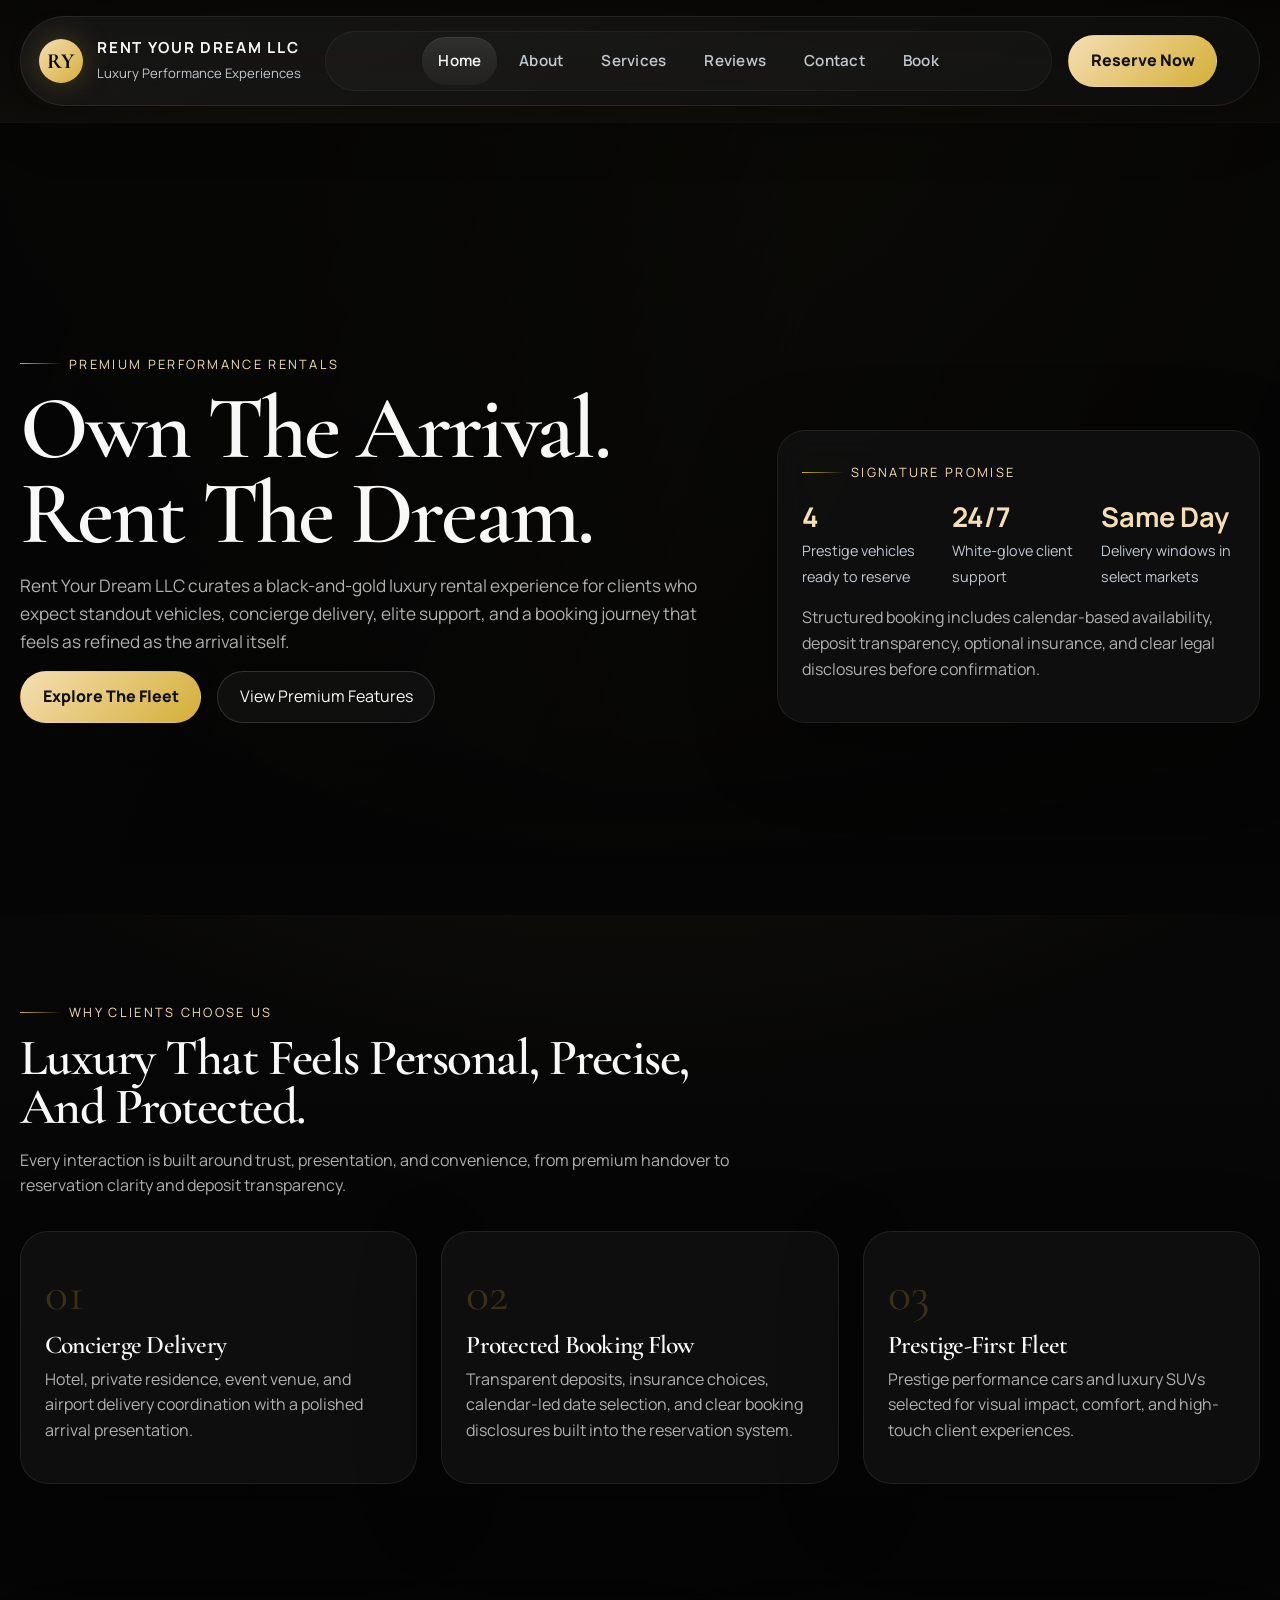
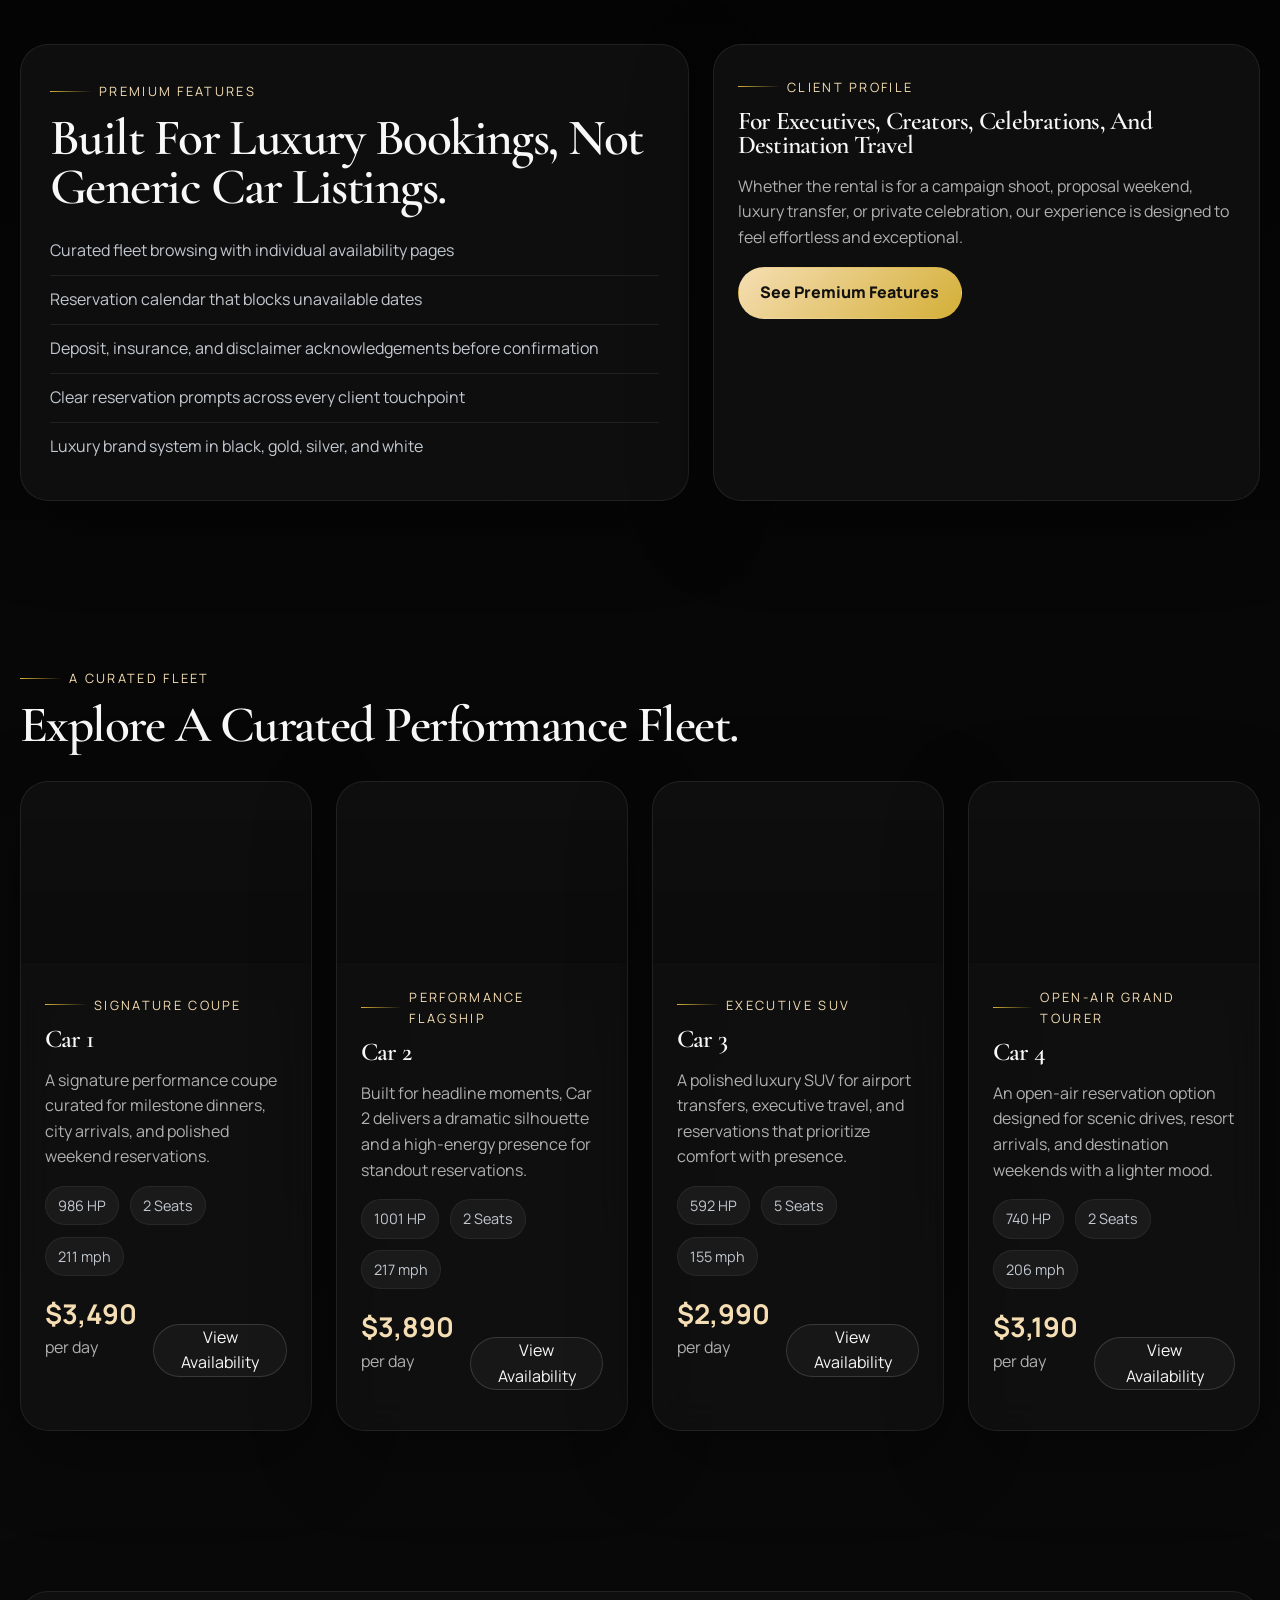
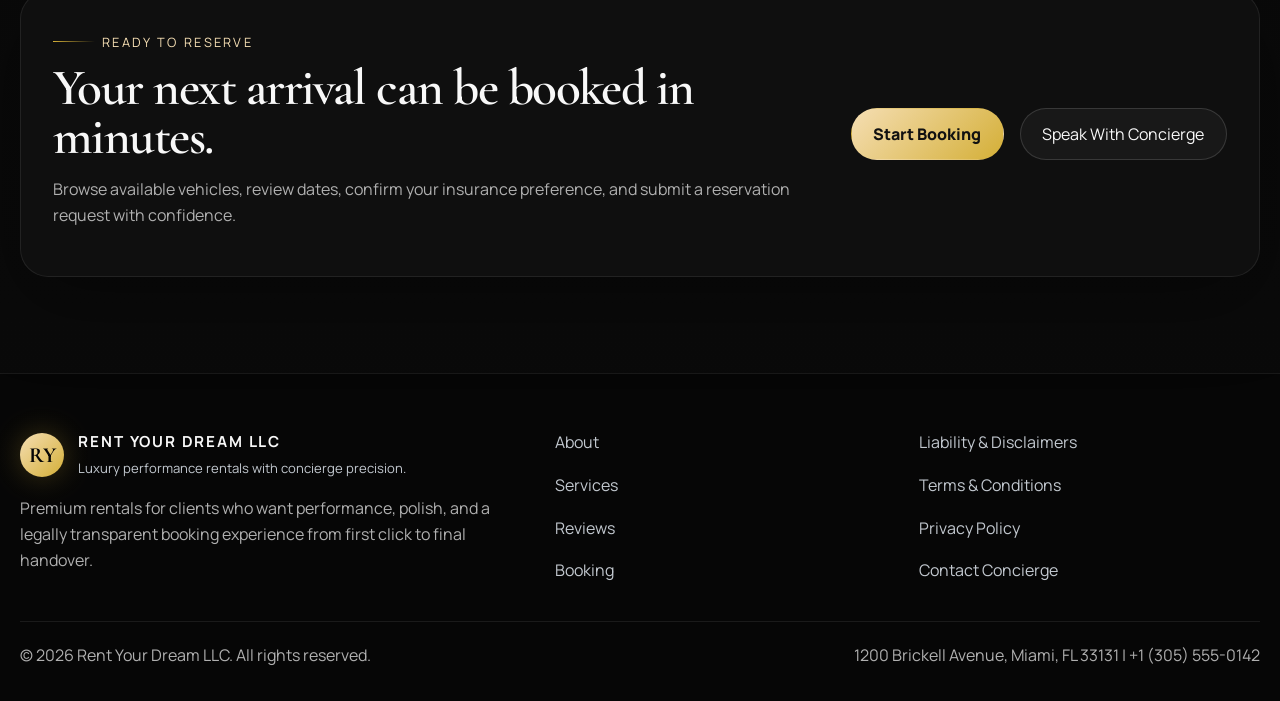
<file: index.html>
<!DOCTYPE html>
<html lang="en">
  <head>
    <meta charset="UTF-8">
    <meta name="viewport" content="width=device-width, initial-scale=1.0">
    <title>Rent Your Dream LLC | Luxury Performance Rentals</title>
    <meta name="description" content="Rent Your Dream LLC delivers premium performance car and luxury SUV rentals with concierge service, transparent deposits, calendar-based availability, and polished reservation support.">
    <meta name="keywords" content="luxury car rental, performance car rental, concierge car rental, premium vehicle reservation, luxury SUV rental, Rent Your Dream LLC">
    <link rel="canonical" href="https://rentyourdreamllc.com/index.html">
    <meta property="og:title" content="Rent Your Dream LLC | Luxury Performance Rentals">
    <meta property="og:description" content="Reserve elite performance vehicles with concierge support, premium booking, and a polished luxury experience.">
    <meta property="og:type" content="website">
    <meta property="og:url" content="https://rentyourdreamllc.com/index.html">
    <meta property="og:image" content="https://images.unsplash.com/photo-1544636331-e26879cd4d9b?auto=format&fit=crop&w=1400&q=80">
    <meta name="twitter:card" content="summary_large_image">
    <link rel="preconnect" href="https://fonts.googleapis.com">
    <link rel="preconnect" href="https://fonts.gstatic.com" crossorigin>
    <link href="https://fonts.googleapis.com/css2?family=Cormorant+Garamond:wght@500;600;700&family=Manrope:wght@400;500;600;700;800&display=swap" rel="stylesheet">
    <link rel="stylesheet" href="assets/css/styles.css">
    <script type="application/ld+json">
      {
        "@context": "https://schema.org",
        "@type": "AutoRental",
        "name": "Rent Your Dream LLC",
        "url": "https://rentyourdreamllc.com",
        "image": "https://images.unsplash.com/photo-1544636331-e26879cd4d9b?auto=format&fit=crop&w=1400&q=80",
        "telephone": "+1-305-555-0142",
        "priceRange": "$$$$",
        "description": "Luxury performance car and premium SUV rentals with concierge service, delivery, and direct reservation support.",
        "address": {
          "@type": "PostalAddress",
          "streetAddress": "1200 Brickell Avenue",
          "addressLocality": "Miami",
          "addressRegion": "FL",
          "postalCode": "33131",
          "addressCountry": "US"
        }
      }
    </script>
  </head>
  <body data-page="home">
    <div class="site-shell">
      <header class="site-header">
        <div class="container nav-wrap">
          <a class="brand" href="index.html" aria-label="Rent Your Dream LLC home">
            <span class="brand-mark">RY</span>
            <span class="brand-copy">
              <strong>Rent Your Dream LLC</strong>
              <span>Luxury Performance Experiences</span>
            </span>
          </a>
          <nav class="nav-links" aria-label="Primary">
            <a href="index.html" data-nav="home">Home</a>
            <a href="about.html" data-nav="about">About</a>
            <a href="services.html" data-nav="services">Services</a>
            <a href="reviews.html" data-nav="reviews">Reviews</a>
            <a href="contact.html" data-nav="contact">Contact</a>
            <a href="booking.html" data-nav="booking">Book</a>
          </nav>
          <div class="nav-cta">
            <a class="button button-primary" href="booking.html">Reserve Now</a>
          </div>
        </div>
      </header>

      <main>
        <section class="hero" style="--hero-image: linear-gradient(110deg, rgba(5, 5, 5, 0.72), rgba(5, 5, 5, 0.4)), url('https://images.unsplash.com/photo-1503376780353-7e6692767b70?auto=format&fit=crop&w=1600&q=80')">
          <div class="container hero-content">
            <div class="hero-grid">
              <div class="reveal">
                <p class="eyebrow">Premium Performance Rentals</p>
                <h1>Own The Arrival. Rent The Dream.</h1>
                <p class="lead">Rent Your Dream LLC curates a black-and-gold luxury rental experience for clients who expect standout vehicles, concierge delivery, elite support, and a booking journey that feels as refined as the arrival itself.</p>
                <div class="cta-actions">
                  <a class="button button-primary" href="booking.html">Explore The Fleet</a>
                  <a class="button button-secondary" href="experience.html">View Premium Features</a>
                </div>
              </div>
              <aside class="hero-panel reveal">
                <p class="eyebrow">Signature Promise</p>
                <div class="hero-stats">
                  <div class="hero-stat">
                    <strong>4</strong>
                    <span>Prestige vehicles ready to reserve</span>
                  </div>
                  <div class="hero-stat">
                    <strong>24/7</strong>
                    <span>White-glove client support</span>
                  </div>
                  <div class="hero-stat">
                    <strong>Same Day</strong>
                    <span>Delivery windows in select markets</span>
                  </div>
                </div>
                <p class="muted" style="margin-top:1rem;">Structured booking includes calendar-based availability, deposit transparency, optional insurance, and clear legal disclosures before confirmation.</p>
              </aside>
            </div>
          </div>
        </section>

        <section class="section">
          <div class="container">
            <div class="section-header reveal">
              <p class="eyebrow">Why Clients Choose Us</p>
              <h2>Luxury That Feels Personal, Precise, And Protected.</h2>
              <p>Every interaction is built around trust, presentation, and convenience, from premium handover to reservation clarity and deposit transparency.</p>
            </div>
            <div class="grid-3">
              <article class="feature-card reveal">
                <div class="accent-number">01</div>
                <h3>Concierge Delivery</h3>
                <p>Hotel, private residence, event venue, and airport delivery coordination with a polished arrival presentation.</p>
              </article>
              <article class="feature-card reveal">
                <div class="accent-number">02</div>
                <h3>Protected Booking Flow</h3>
                <p>Transparent deposits, insurance choices, calendar-led date selection, and clear booking disclosures built into the reservation system.</p>
              </article>
              <article class="feature-card reveal">
                <div class="accent-number">03</div>
                <h3>Prestige-First Fleet</h3>
                <p>Prestige performance cars and luxury SUVs selected for visual impact, comfort, and high-touch client experiences.</p>
              </article>
            </div>
          </div>
        </section>

        <section class="section">
          <div class="container split-layout">
            <div class="glass-card reveal" style="padding:1.8rem;">
              <p class="eyebrow">Premium Features</p>
              <h2>Built For Luxury Bookings, Not Generic Car Listings.</h2>
              <ul class="feature-list">
                <li>Curated fleet browsing with individual availability pages</li>
                <li>Reservation calendar that blocks unavailable dates</li>
                <li>Deposit, insurance, and disclaimer acknowledgements before confirmation</li>
                <li>Clear reservation prompts across every client touchpoint</li>
                <li>Luxury brand system in black, gold, silver, and white</li>
              </ul>
            </div>
            <div class="info-card reveal">
              <p class="eyebrow">Client Profile</p>
              <h3>For Executives, Creators, Celebrations, And Destination Travel</h3>
              <p>Whether the rental is for a campaign shoot, proposal weekend, luxury transfer, or private celebration, our experience is designed to feel effortless and exceptional.</p>
              <a class="button button-primary" href="experience.html">See Premium Features</a>
            </div>
          </div>
        </section>

        <section class="section">
          <div class="container">
            <div class="section-header reveal">
              <p class="eyebrow">A Curated Fleet</p>
              <h2>Explore A Curated Performance Fleet.</h2>
            </div>
            <div class="car-grid" data-car-grid></div>
          </div>
        </section>

        <section class="section cta-section">
          <div class="container">
            <div class="cta-panel reveal">
              <div>
                <p class="eyebrow">Ready To Reserve</p>
                <h2>Your next arrival can be booked in minutes.</h2>
                <p>Browse available vehicles, review dates, confirm your insurance preference, and submit a reservation request with confidence.</p>
              </div>
              <div class="cta-actions">
                <a class="button button-primary" href="booking.html">Start Booking</a>
                <a class="button button-secondary" href="contact.html">Speak With Concierge</a>
              </div>
            </div>
          </div>
        </section>
      </main>

      <footer class="site-footer">
        <div class="container">
          <div class="footer-grid">
            <div>
              <a class="brand" href="index.html">
                <span class="brand-mark">RY</span>
                <span class="brand-copy">
                  <strong>Rent Your Dream LLC</strong>
                  <span>Luxury performance rentals with concierge precision.</span>
                </span>
              </a>
              <p style="margin-top:1rem;">Premium rentals for clients who want performance, polish, and a legally transparent booking experience from first click to final handover.</p>
            </div>
            <div class="footer-links">
              <a href="about.html">About</a>
              <a href="services.html">Services</a>
              <a href="reviews.html">Reviews</a>
              <a href="booking.html">Booking</a>
            </div>
            <div class="footer-links">
              <a href="legal.html">Liability & Disclaimers</a>
              <a href="terms.html">Terms & Conditions</a>
              <a href="privacy.html">Privacy Policy</a>
              <a href="contact.html">Contact Concierge</a>
            </div>
          </div>
          <div class="footer-bottom">
            <span class="muted">© 2026 Rent Your Dream LLC. All rights reserved.</span>
            <span class="muted">1200 Brickell Avenue, Miami, FL 33131 | +1 (305) 555-0142</span>
          </div>
        </div>
      </footer>
    </div>

    <script src="assets/js/site.js"></script>
    <script src="assets/js/cars.js"></script>
    <script src="assets/js/booking.js"></script>
  </body>
</html>
</file>
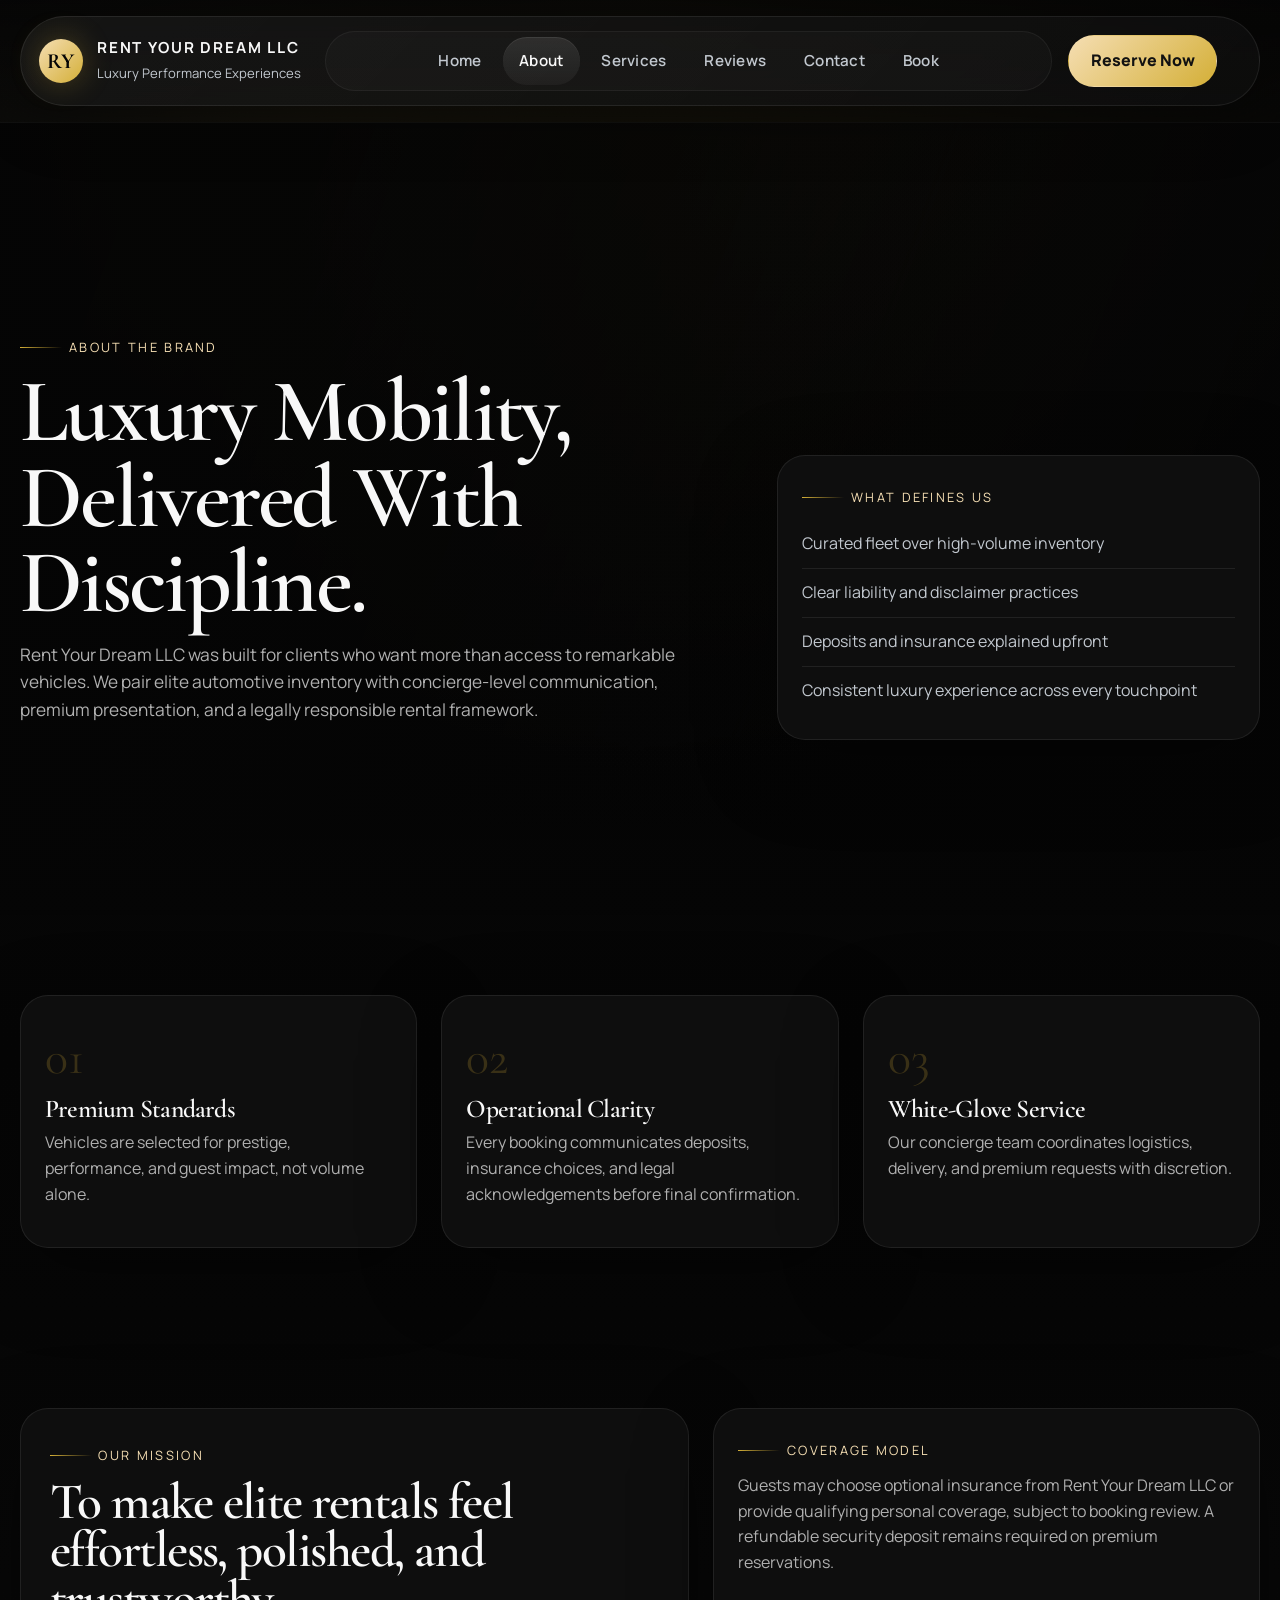
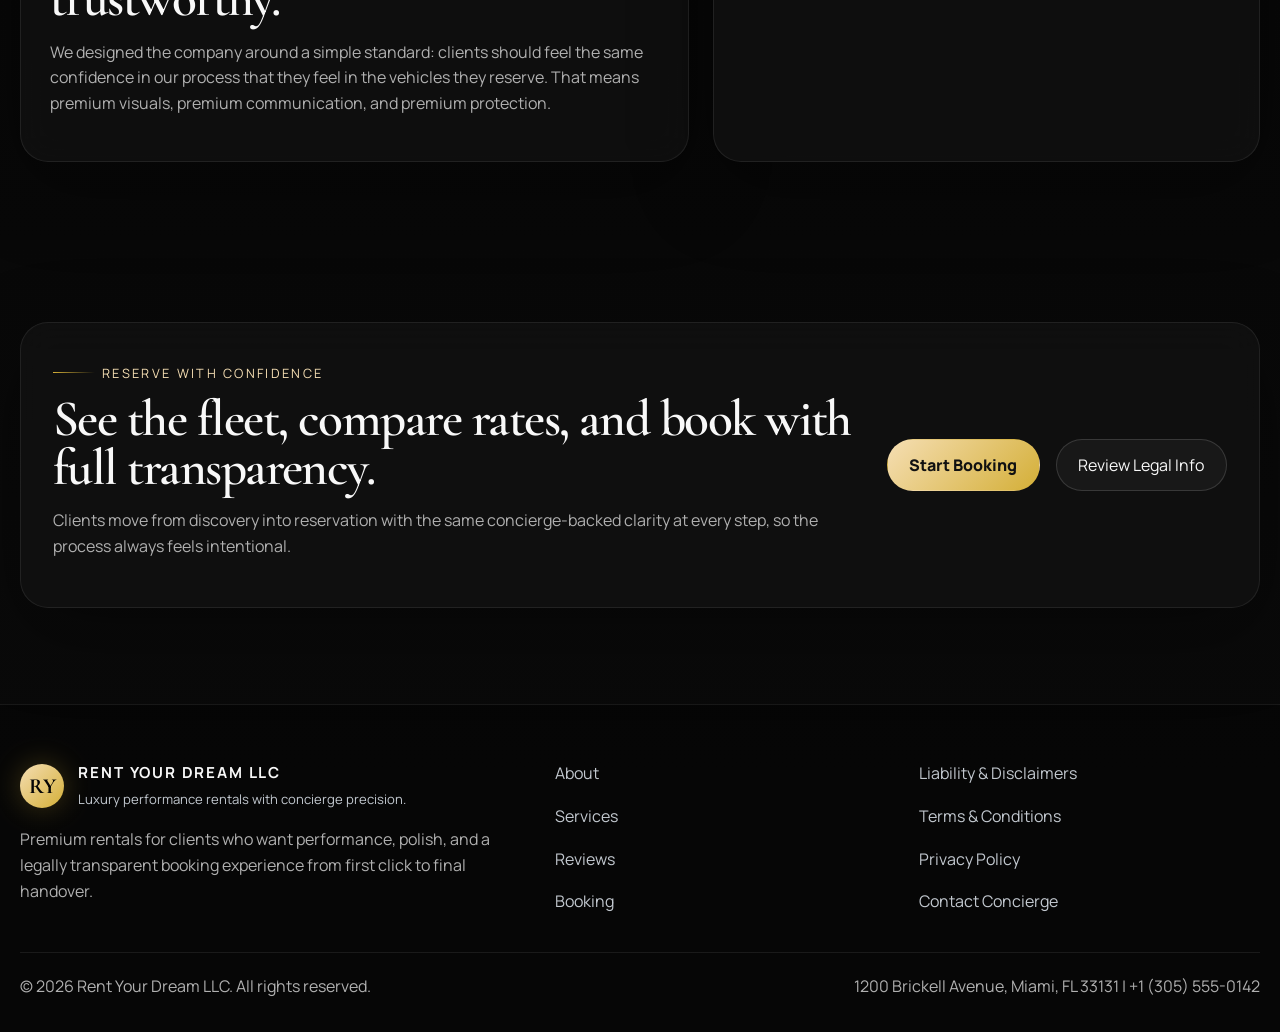
<file: about.html>
<!DOCTYPE html>
<html lang="en">
  <head>
    <meta charset="UTF-8">
    <meta name="viewport" content="width=device-width, initial-scale=1.0">
    <title>About | Rent Your Dream LLC</title>
    <meta name="description" content="Learn how Rent Your Dream LLC delivers high-touch performance car rentals with concierge service, legal clarity, and a luxury-first client experience.">
    <link rel="canonical" href="https://rentyourdreamllc.com/about.html">
    <link rel="preconnect" href="https://fonts.googleapis.com">
    <link rel="preconnect" href="https://fonts.gstatic.com" crossorigin>
    <link href="https://fonts.googleapis.com/css2?family=Cormorant+Garamond:wght@500;600;700&family=Manrope:wght@400;500;600;700;800&display=swap" rel="stylesheet">
    <link rel="stylesheet" href="assets/css/styles.css">
  </head>
  <body data-page="about">
    <div class="site-shell">
      <header class="site-header">
        <div class="container nav-wrap">
          <a class="brand" href="index.html"><span class="brand-mark">RY</span><span class="brand-copy"><strong>Rent Your Dream LLC</strong><span>Luxury Performance Experiences</span></span></a>
          <nav class="nav-links" aria-label="Primary">
            <a href="index.html" data-nav="home">Home</a>
            <a href="about.html" data-nav="about">About</a>
            <a href="services.html" data-nav="services">Services</a>
            <a href="reviews.html" data-nav="reviews">Reviews</a>
            <a href="contact.html" data-nav="contact">Contact</a>
            <a href="booking.html" data-nav="booking">Book</a>
          </nav>
          <div class="nav-cta"><a class="button button-primary" href="booking.html">Reserve Now</a></div>
        </div>
      </header>
      <main>
        <section class="hero" style="--hero-image: linear-gradient(110deg, rgba(5, 5, 5, 0.68), rgba(5, 5, 5, 0.5)), url('https://images.unsplash.com/photo-1494905998402-395d579af36f?auto=format&fit=crop&w=1600&q=80')">
          <div class="container hero-content">
            <div class="hero-grid">
              <div class="reveal">
                <p class="eyebrow">About The Brand</p>
                <h1>Luxury Mobility, Delivered With Discipline.</h1>
                <p class="lead">Rent Your Dream LLC was built for clients who want more than access to remarkable vehicles. We pair elite automotive inventory with concierge-level communication, premium presentation, and a legally responsible rental framework.</p>
              </div>
              <aside class="hero-panel reveal">
                <p class="eyebrow">What Defines Us</p>
                <ul class="check-list">
                  <li>Curated fleet over high-volume inventory</li>
                  <li>Clear liability and disclaimer practices</li>
                  <li>Deposits and insurance explained upfront</li>
                  <li>Consistent luxury experience across every touchpoint</li>
                </ul>
              </aside>
            </div>
          </div>
        </section>

        <section class="section">
          <div class="container grid-3">
            <article class="feature-card reveal">
              <div class="accent-number">01</div>
              <h3>Premium Standards</h3>
              <p>Vehicles are selected for prestige, performance, and guest impact, not volume alone.</p>
            </article>
            <article class="feature-card reveal">
              <div class="accent-number">02</div>
              <h3>Operational Clarity</h3>
              <p>Every booking communicates deposits, insurance choices, and legal acknowledgements before final confirmation.</p>
            </article>
            <article class="feature-card reveal">
              <div class="accent-number">03</div>
              <h3>White-Glove Service</h3>
              <p>Our concierge team coordinates logistics, delivery, and premium requests with discretion.</p>
            </article>
          </div>
        </section>

        <section class="section">
          <div class="container split-layout">
            <div class="glass-card reveal" style="padding:1.8rem;">
              <p class="eyebrow">Our Mission</p>
              <h2>To make elite rentals feel effortless, polished, and trustworthy.</h2>
              <p>We designed the company around a simple standard: clients should feel the same confidence in our process that they feel in the vehicles they reserve. That means premium visuals, premium communication, and premium protection.</p>
            </div>
            <div class="info-card reveal">
              <p class="eyebrow">Coverage Model</p>
              <p>Guests may choose optional insurance from Rent Your Dream LLC or provide qualifying personal coverage, subject to booking review. A refundable security deposit remains required on premium reservations.</p>
            </div>
          </div>
        </section>

        <section class="section cta-section">
          <div class="container">
            <div class="cta-panel reveal">
              <div>
                <p class="eyebrow">Reserve With Confidence</p>
                <h2>See the fleet, compare rates, and book with full transparency.</h2>
                <p>Clients move from discovery into reservation with the same concierge-backed clarity at every step, so the process always feels intentional.</p>
              </div>
              <div class="cta-actions">
                <a class="button button-primary" href="booking.html">Start Booking</a>
                <a class="button button-secondary" href="legal.html">Review Legal Info</a>
              </div>
            </div>
          </div>
        </section>
      </main>
      <footer class="site-footer">
        <div class="container">
          <div class="footer-grid">
            <div><a class="brand" href="index.html"><span class="brand-mark">RY</span><span class="brand-copy"><strong>Rent Your Dream LLC</strong><span>Luxury performance rentals with concierge precision.</span></span></a><p style="margin-top:1rem;">Premium rentals for clients who want performance, polish, and a legally transparent booking experience from first click to final handover.</p></div>
            <div class="footer-links"><a href="about.html">About</a><a href="services.html">Services</a><a href="reviews.html">Reviews</a><a href="booking.html">Booking</a></div>
            <div class="footer-links"><a href="legal.html">Liability & Disclaimers</a><a href="terms.html">Terms & Conditions</a><a href="privacy.html">Privacy Policy</a><a href="contact.html">Contact Concierge</a></div>
          </div>
          <div class="footer-bottom"><span class="muted">© 2026 Rent Your Dream LLC. All rights reserved.</span><span class="muted">1200 Brickell Avenue, Miami, FL 33131 | +1 (305) 555-0142</span></div>
        </div>
      </footer>
    </div>
    <script src="assets/js/site.js"></script>
  </body>
</html>
</file>
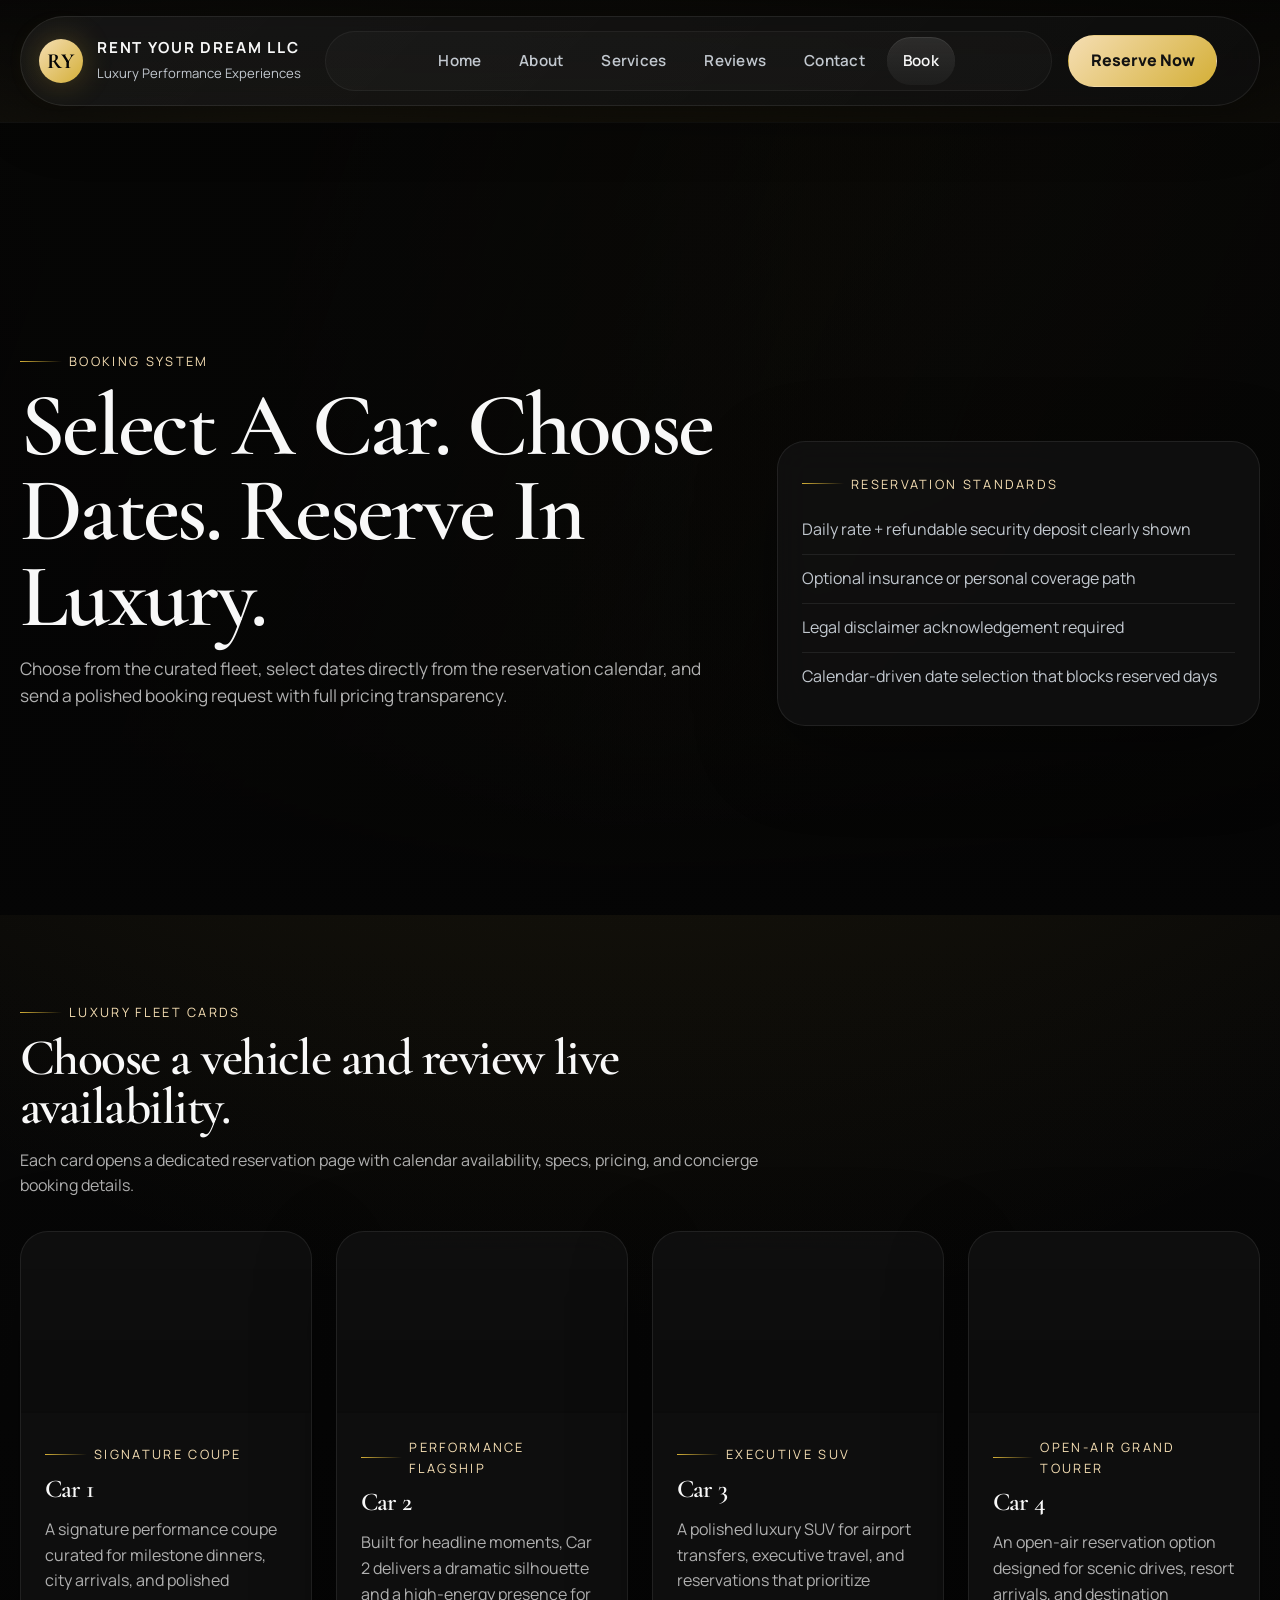
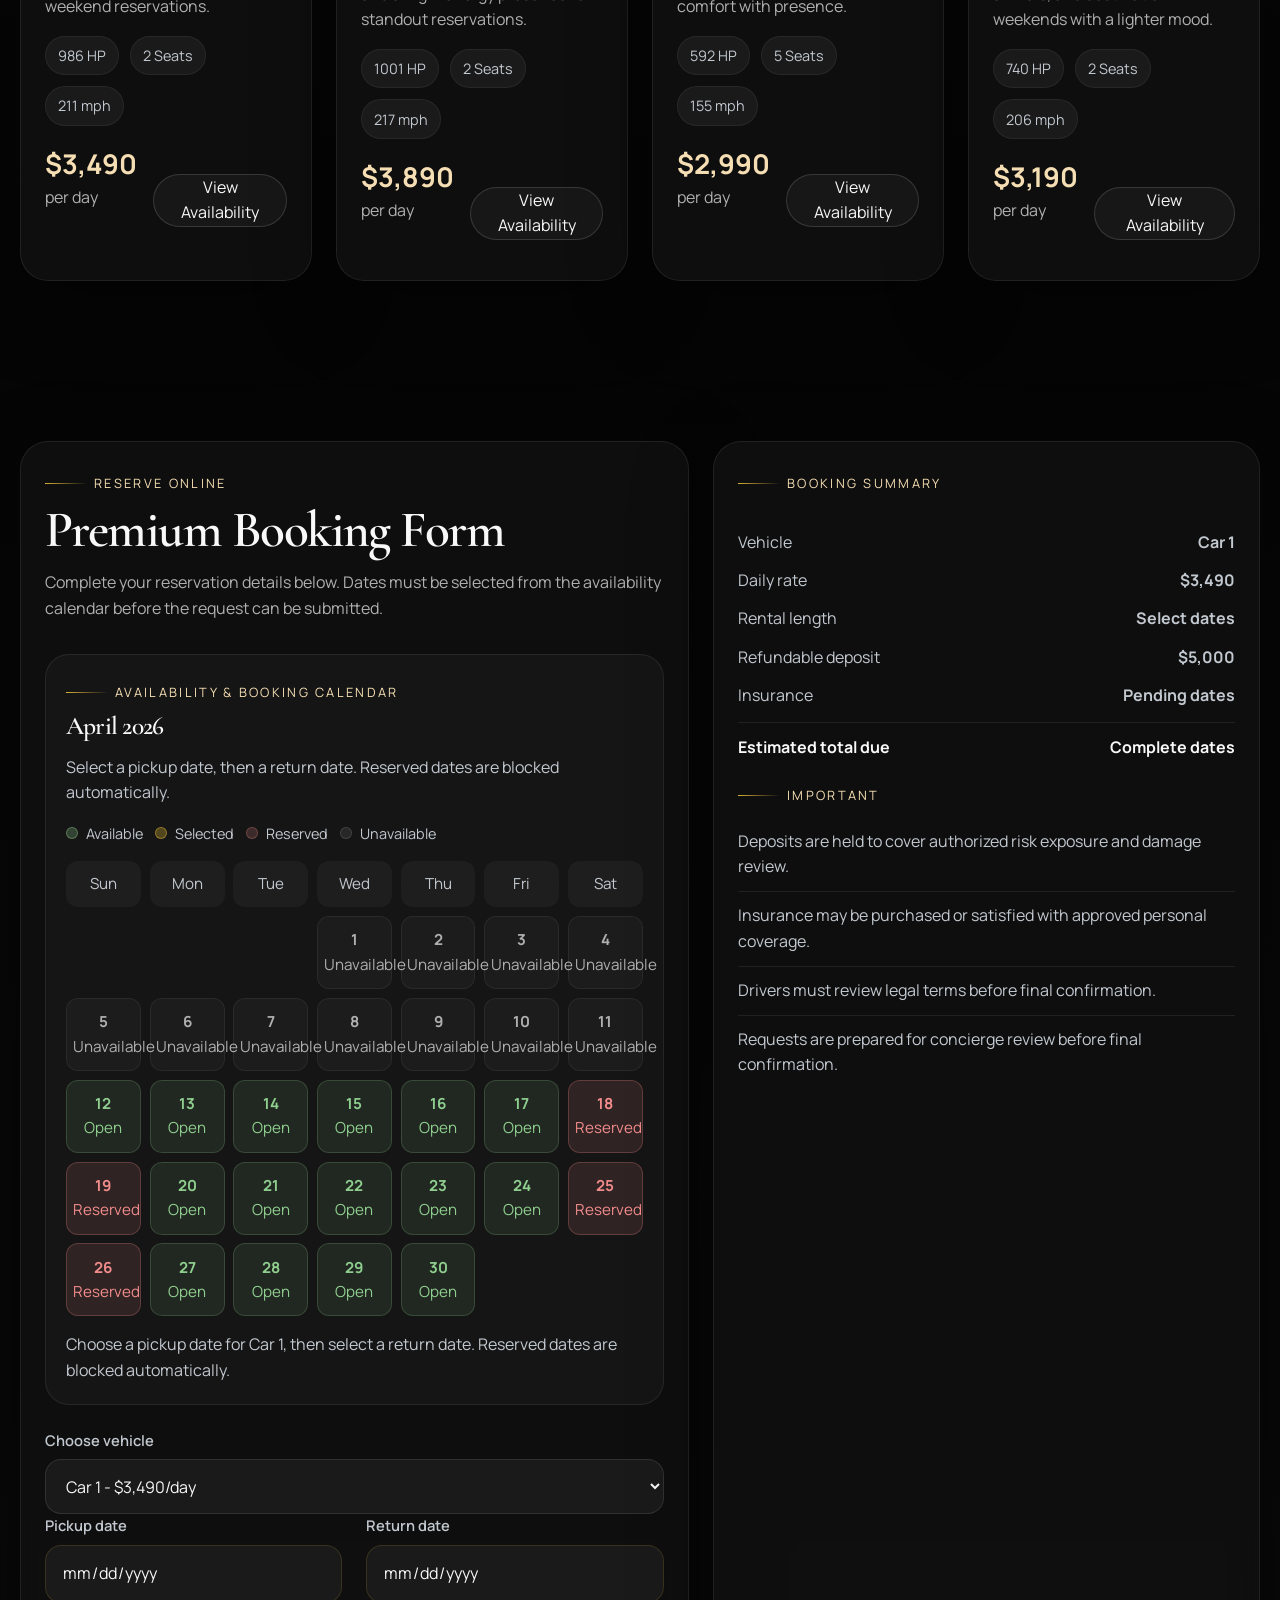
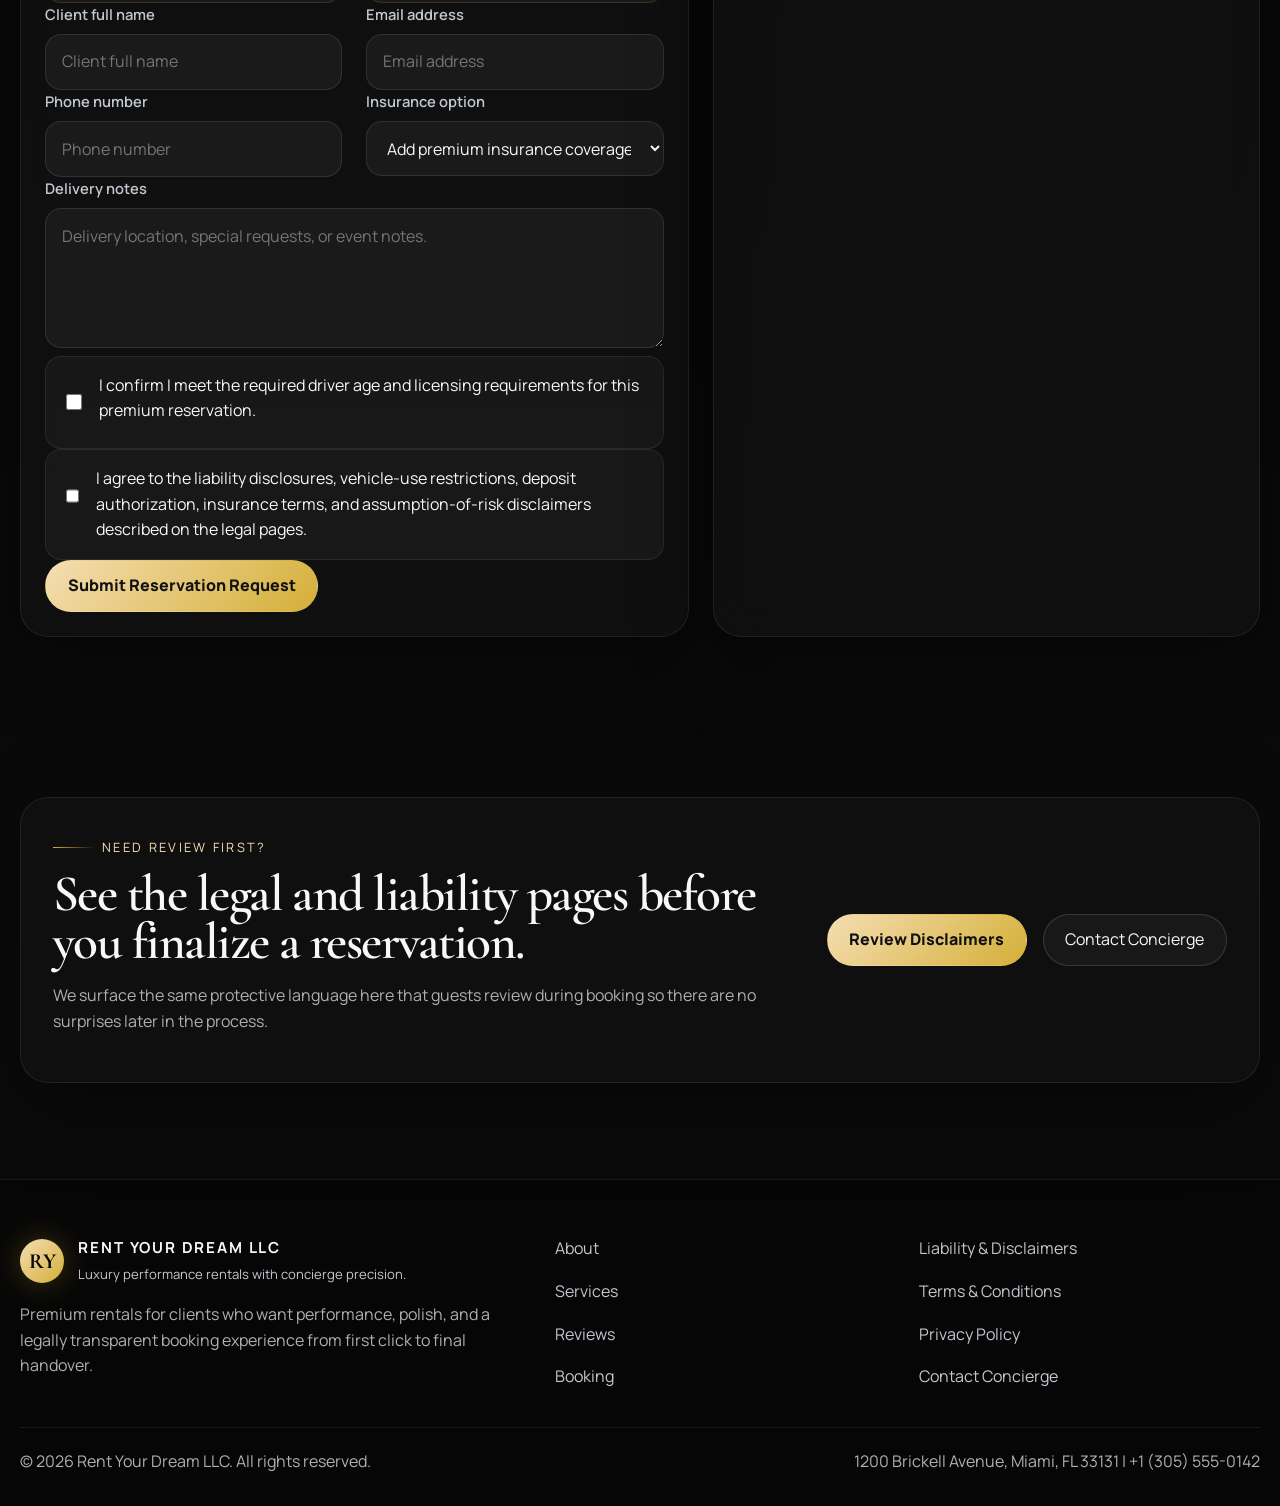
<file: booking.html>
<!DOCTYPE html>
<html lang="en">
  <head>
    <meta charset="UTF-8">
    <meta name="viewport" content="width=device-width, initial-scale=1.0">
    <title>Reserve The Fleet | Rent Your Dream LLC</title>
    <meta name="description" content="Browse the fleet, select available dates from the reservation calendar, review pricing, and submit a polished luxury booking request.">
    <link rel="canonical" href="https://rentyourdreamllc.com/booking.html">
    <link rel="preconnect" href="https://fonts.googleapis.com">
    <link rel="preconnect" href="https://fonts.gstatic.com" crossorigin>
    <link href="https://fonts.googleapis.com/css2?family=Cormorant+Garamond:wght@500;600;700&family=Manrope:wght@400;500;600;700;800&display=swap" rel="stylesheet">
    <link rel="stylesheet" href="assets/css/styles.css">
  </head>
  <body data-page="booking">
    <div class="site-shell">
      <header class="site-header">
        <div class="container nav-wrap">
          <a class="brand" href="index.html"><span class="brand-mark">RY</span><span class="brand-copy"><strong>Rent Your Dream LLC</strong><span>Luxury Performance Experiences</span></span></a>
          <nav class="nav-links" aria-label="Primary">
            <a href="index.html" data-nav="home">Home</a>
            <a href="about.html" data-nav="about">About</a>
            <a href="services.html" data-nav="services">Services</a>
            <a href="reviews.html" data-nav="reviews">Reviews</a>
            <a href="contact.html" data-nav="contact">Contact</a>
            <a href="booking.html" data-nav="booking">Book</a>
          </nav>
          <div class="nav-cta"><a class="button button-primary" href="#booking-form">Reserve Now</a></div>
        </div>
      </header>
      <main>
        <section class="hero" style="--hero-image: linear-gradient(110deg, rgba(5, 5, 5, 0.75), rgba(5, 5, 5, 0.4)), url('https://images.unsplash.com/photo-1502877338535-766e1452684a?auto=format&fit=crop&w=1600&q=80')">
          <div class="container hero-content">
            <div class="hero-grid">
              <div class="reveal">
                <p class="eyebrow">Booking System</p>
                <h1>Select A Car. Choose Dates. Reserve In Luxury.</h1>
                <p class="lead">Choose from the curated fleet, select dates directly from the reservation calendar, and send a polished booking request with full pricing transparency.</p>
              </div>
              <aside class="hero-panel reveal">
                <p class="eyebrow">Reservation Standards</p>
                <ul class="check-list">
                  <li>Daily rate + refundable security deposit clearly shown</li>
                  <li>Optional insurance or personal coverage path</li>
                  <li>Legal disclaimer acknowledgement required</li>
                  <li>Calendar-driven date selection that blocks reserved days</li>
                </ul>
              </aside>
            </div>
          </div>
        </section>

        <section class="section">
          <div class="container">
            <div class="section-header reveal">
              <p class="eyebrow">Luxury Fleet Cards</p>
              <h2>Choose a vehicle and review live availability.</h2>
              <p>Each card opens a dedicated reservation page with calendar availability, specs, pricing, and concierge booking details.</p>
            </div>
            <div class="car-grid" data-car-grid></div>
          </div>
        </section>

        <section class="section" id="booking-form">
          <div class="container split-layout">
            <div class="calendar-card reveal">
              <div class="section-header">
                <p class="eyebrow">Reserve Online</p>
                <h2>Premium Booking Form</h2>
                <p>Complete your reservation details below. Dates must be selected from the availability calendar before the request can be submitted.</p>
              </div>
              <form class="form-grid" data-booking-form>
                <div class="booking-calendar-shell">
                  <div>
                    <p class="eyebrow">Availability & Booking Calendar</p>
                    <h3 data-booking-calendar-month>April 2026</h3>
                    <p class="form-note">Select a pickup date, then a return date. Reserved dates are blocked automatically.</p>
                  </div>
                  <div class="calendar-legend" aria-hidden="true">
                    <span><span class="calendar-swatch available"></span>Available</span>
                    <span><span class="calendar-swatch selected"></span>Selected</span>
                    <span><span class="calendar-swatch booked"></span>Reserved</span>
                    <span><span class="calendar-swatch closed"></span>Unavailable</span>
                  </div>
                  <div class="calendar" data-booking-calendar></div>
                  <p class="calendar-feedback" data-calendar-feedback role="status" aria-live="polite">Select a vehicle to load the booking calendar.</p>
                </div>
                <label>
                  <span class="field-label">Choose vehicle</span>
                  <select id="car-select" name="car"></select>
                </label>
                <div class="grid-2">
                  <label><span class="field-label">Pickup date</span><input type="date" name="pickupDate" required readonly></label>
                  <label><span class="field-label">Return date</span><input type="date" name="returnDate" required readonly></label>
                </div>
                <div class="grid-2">
                  <label><span class="field-label">Client full name</span><input type="text" name="fullName" placeholder="Client full name" required></label>
                  <label><span class="field-label">Email address</span><input type="email" name="email" placeholder="Email address" required></label>
                </div>
                <div class="grid-2">
                  <label><span class="field-label">Phone number</span><input type="tel" name="phone" placeholder="Phone number" required></label>
                  <label><span class="field-label">Insurance option</span>
                    <select name="insurance">
                      <option value="add">Add premium insurance coverage</option>
                      <option value="own">I will provide my own qualifying insurance</option>
                    </select>
                  </label>
                </div>
                <label><span class="field-label">Delivery notes</span><textarea name="notes" placeholder="Delivery location, special requests, or event notes."></textarea></label>
                <label class="checkbox-wrap"><input type="checkbox" name="ageConfirm" required><span>I confirm I meet the required driver age and licensing requirements for this premium reservation.</span></label>
                <label class="checkbox-wrap"><input type="checkbox" name="consent" required><span>I agree to the liability disclosures, vehicle-use restrictions, deposit authorization, insurance terms, and assumption-of-risk disclaimers described on the legal pages.</span></label>
                <button class="button button-primary" type="submit">Submit Reservation Request</button>
                <div class="form-status" data-form-status role="status" aria-live="polite"></div>
              </form>
            </div>
            <aside class="detail-sidebar reveal">
              <p class="eyebrow">Booking Summary</p>
              <div class="booking-summary">
                <div class="summary-row"><span>Vehicle</span><strong data-summary-car>Select a car</strong></div>
                <div class="summary-row"><span>Daily rate</span><strong data-summary-rate>-</strong></div>
                <div class="summary-row"><span>Rental length</span><strong data-summary-nights>Select dates</strong></div>
                <div class="summary-row"><span>Refundable deposit</span><strong data-summary-deposit>-</strong></div>
                <div class="summary-row"><span>Insurance</span><strong data-summary-insurance>-</strong></div>
                <div class="summary-row total"><span>Estimated total due</span><strong data-summary-total>Complete dates</strong></div>
              </div>
              <p class="eyebrow" style="margin-top:1.5rem;">Important</p>
              <ul class="legal-list">
                <li>Deposits are held to cover authorized risk exposure and damage review.</li>
                <li>Insurance may be purchased or satisfied with approved personal coverage.</li>
                <li>Drivers must review legal terms before final confirmation.</li>
                <li>Requests are prepared for concierge review before final confirmation.</li>
              </ul>
            </aside>
          </div>
        </section>

        <section class="section cta-section">
          <div class="container">
            <div class="cta-panel reveal">
              <div>
                <p class="eyebrow">Need Review First?</p>
                <h2>See the legal and liability pages before you finalize a reservation.</h2>
                <p>We surface the same protective language here that guests review during booking so there are no surprises later in the process.</p>
              </div>
              <div class="cta-actions">
                <a class="button button-primary" href="legal.html">Review Disclaimers</a>
                <a class="button button-secondary" href="contact.html">Contact Concierge</a>
              </div>
            </div>
          </div>
        </section>
      </main>
      <footer class="site-footer">
        <div class="container">
          <div class="footer-grid">
            <div><a class="brand" href="index.html"><span class="brand-mark">RY</span><span class="brand-copy"><strong>Rent Your Dream LLC</strong><span>Luxury performance rentals with concierge precision.</span></span></a><p style="margin-top:1rem;">Premium rentals for clients who want performance, polish, and a legally transparent booking experience from first click to final handover.</p></div>
            <div class="footer-links"><a href="about.html">About</a><a href="services.html">Services</a><a href="reviews.html">Reviews</a><a href="booking.html">Booking</a></div>
            <div class="footer-links"><a href="legal.html">Liability & Disclaimers</a><a href="terms.html">Terms & Conditions</a><a href="privacy.html">Privacy Policy</a><a href="contact.html">Contact Concierge</a></div>
          </div>
          <div class="footer-bottom"><span class="muted">© 2026 Rent Your Dream LLC. All rights reserved.</span><span class="muted">1200 Brickell Avenue, Miami, FL 33131 | +1 (305) 555-0142</span></div>
        </div>
      </footer>
    </div>
    <script src="assets/js/site.js"></script>
    <script src="assets/js/cars.js"></script>
    <script src="assets/js/booking.js"></script>
  </body>
</html>
</file>
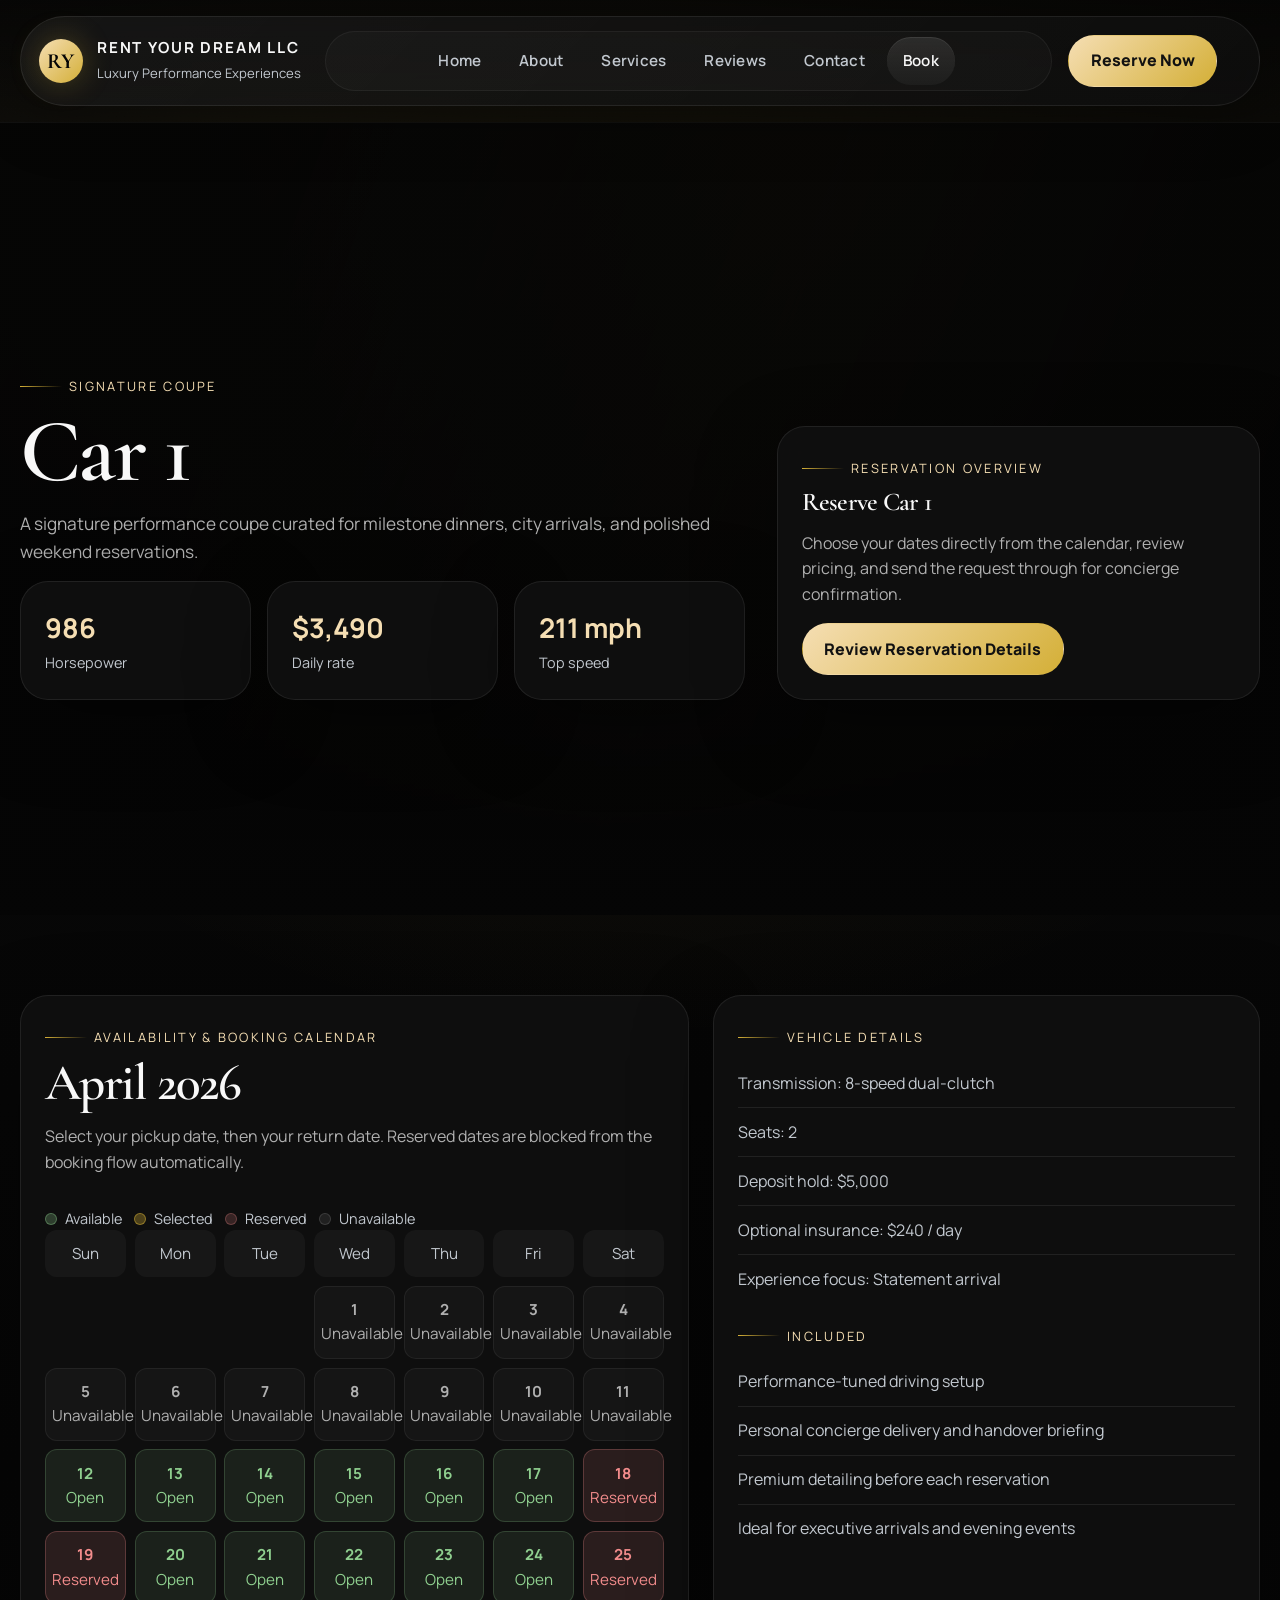
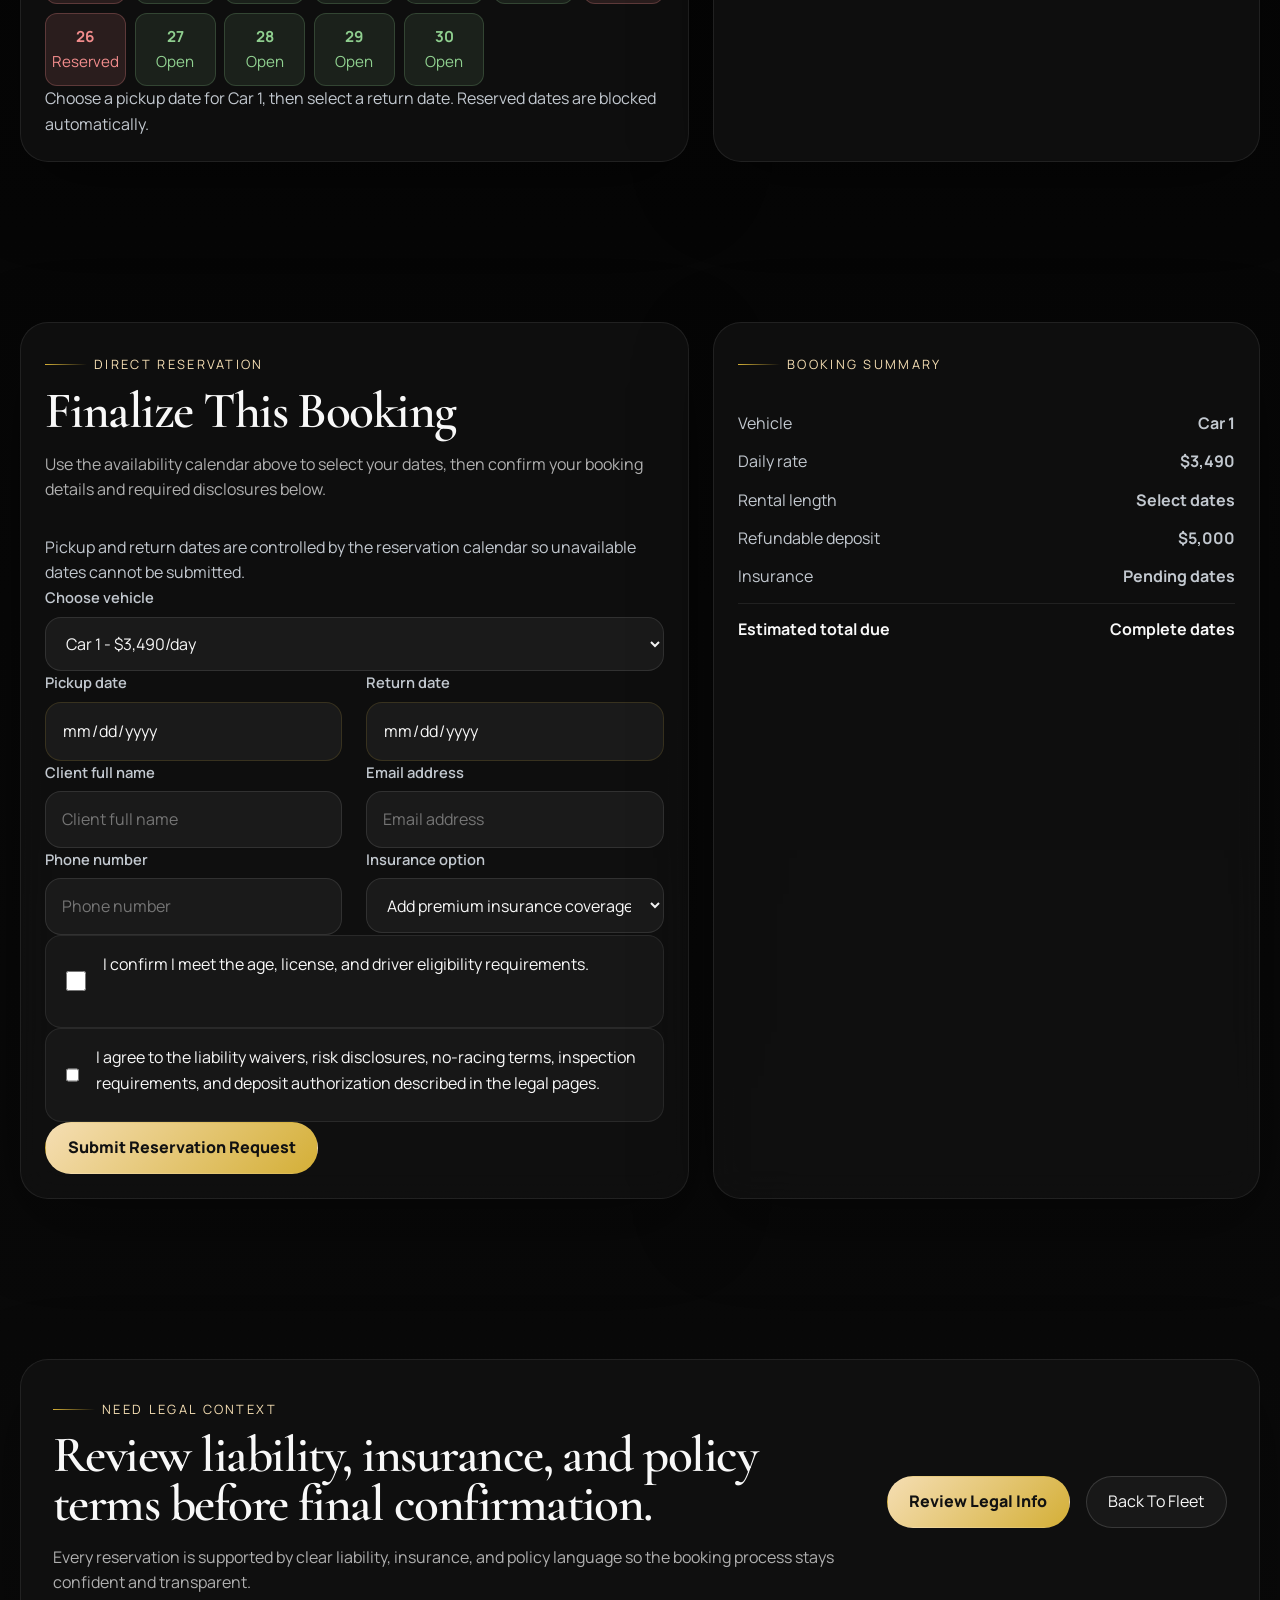
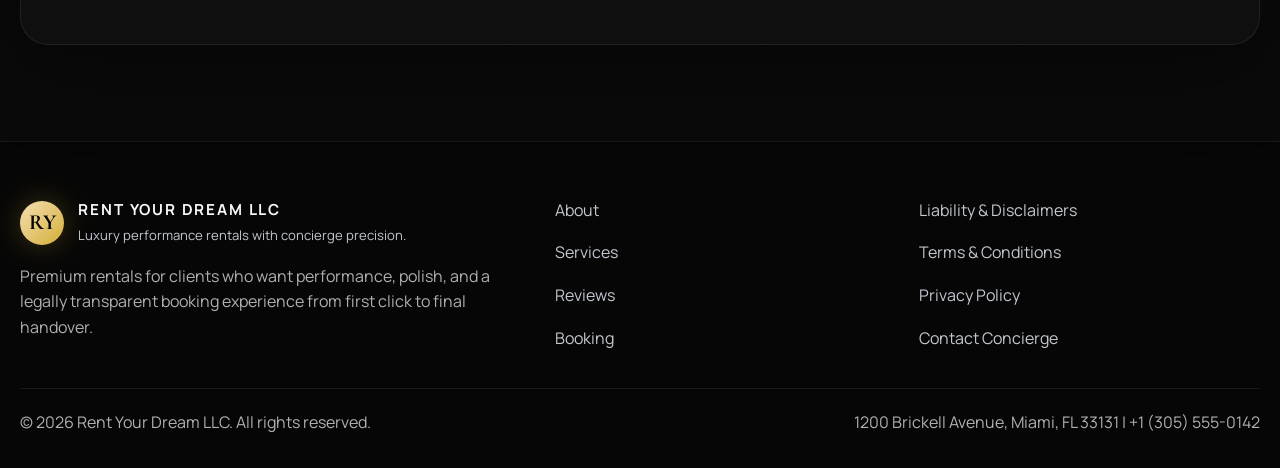
<file: car.html>
<!DOCTYPE html>
<html lang="en">
  <head>
    <meta charset="UTF-8">
    <meta name="viewport" content="width=device-width, initial-scale=1.0">
    <title>Vehicle Details | Rent Your Dream LLC</title>
    <meta name="description" content="View vehicle details, calendar availability, pricing, insurance options, deposit details, and continue to reserve with Rent Your Dream LLC.">
    <link rel="canonical" href="https://rentyourdreamllc.com/car.html">
    <link rel="preconnect" href="https://fonts.googleapis.com">
    <link rel="preconnect" href="https://fonts.gstatic.com" crossorigin>
    <link href="https://fonts.googleapis.com/css2?family=Cormorant+Garamond:wght@500;600;700&family=Manrope:wght@400;500;600;700;800&display=swap" rel="stylesheet">
    <link rel="stylesheet" href="assets/css/styles.css">
  </head>
  <body data-page="booking">
    <div class="site-shell">
      <header class="site-header">
        <div class="container nav-wrap">
          <a class="brand" href="index.html"><span class="brand-mark">RY</span><span class="brand-copy"><strong>Rent Your Dream LLC</strong><span>Luxury Performance Experiences</span></span></a>
          <nav class="nav-links" aria-label="Primary">
            <a href="index.html" data-nav="home">Home</a>
            <a href="about.html" data-nav="about">About</a>
            <a href="services.html" data-nav="services">Services</a>
            <a href="reviews.html" data-nav="reviews">Reviews</a>
            <a href="contact.html" data-nav="contact">Contact</a>
            <a href="booking.html" data-nav="booking">Book</a>
          </nav>
          <div class="nav-cta"><a class="button button-primary" href="#booking-form">Reserve Now</a></div>
        </div>
      </header>
      <main>
        <div data-car-detail></div>

        <section class="section" id="booking-form">
          <div class="container split-layout">
            <div class="calendar-card reveal">
              <div class="section-header">
                <p class="eyebrow">Direct Reservation</p>
                <h2>Finalize This Booking</h2>
                <p>Use the availability calendar above to select your dates, then confirm your booking details and required disclosures below.</p>
              </div>
              <form class="form-grid" data-booking-form>
                <p class="form-note">Pickup and return dates are controlled by the reservation calendar so unavailable dates cannot be submitted.</p>
                <label><span class="field-label">Choose vehicle</span><select id="car-select" name="car"></select></label>
                <div class="grid-2">
                  <label><span class="field-label">Pickup date</span><input type="date" name="pickupDate" required readonly></label>
                  <label><span class="field-label">Return date</span><input type="date" name="returnDate" required readonly></label>
                </div>
                <div class="grid-2">
                  <label><span class="field-label">Client full name</span><input type="text" name="fullName" placeholder="Client full name" required></label>
                  <label><span class="field-label">Email address</span><input type="email" name="email" placeholder="Email address" required></label>
                </div>
                <div class="grid-2">
                  <label><span class="field-label">Phone number</span><input type="tel" name="phone" placeholder="Phone number" required></label>
                  <label><span class="field-label">Insurance option</span><select name="insurance"><option value="add">Add premium insurance coverage</option><option value="own">I will provide my own qualifying insurance</option></select></label>
                </div>
                <label class="checkbox-wrap"><input type="checkbox" name="ageConfirm" required><span>I confirm I meet the age, license, and driver eligibility requirements.</span></label>
                <label class="checkbox-wrap"><input type="checkbox" name="consent" required><span>I agree to the liability waivers, risk disclosures, no-racing terms, inspection requirements, and deposit authorization described in the legal pages.</span></label>
                <button class="button button-primary" type="submit">Submit Reservation Request</button>
                <div class="form-status" data-form-status role="status" aria-live="polite"></div>
              </form>
            </div>
            <aside class="detail-sidebar reveal">
              <p class="eyebrow">Booking Summary</p>
              <div class="booking-summary">
                <div class="summary-row"><span>Vehicle</span><strong data-summary-car>Select a car</strong></div>
                <div class="summary-row"><span>Daily rate</span><strong data-summary-rate>-</strong></div>
                <div class="summary-row"><span>Rental length</span><strong data-summary-nights>Select dates</strong></div>
                <div class="summary-row"><span>Refundable deposit</span><strong data-summary-deposit>-</strong></div>
                <div class="summary-row"><span>Insurance</span><strong data-summary-insurance>-</strong></div>
                <div class="summary-row total"><span>Estimated total due</span><strong data-summary-total>Complete dates</strong></div>
              </div>
            </aside>
          </div>
        </section>

        <section class="section cta-section">
          <div class="container">
            <div class="cta-panel reveal">
              <div>
                <p class="eyebrow">Need Legal Context</p>
                <h2>Review liability, insurance, and policy terms before final confirmation.</h2>
                <p>Every reservation is supported by clear liability, insurance, and policy language so the booking process stays confident and transparent.</p>
              </div>
              <div class="cta-actions">
                <a class="button button-primary" href="legal.html">Review Legal Info</a>
                <a class="button button-secondary" href="booking.html">Back To Fleet</a>
              </div>
            </div>
          </div>
        </section>
      </main>

      <footer class="site-footer">
        <div class="container">
          <div class="footer-grid">
            <div><a class="brand" href="index.html"><span class="brand-mark">RY</span><span class="brand-copy"><strong>Rent Your Dream LLC</strong><span>Luxury performance rentals with concierge precision.</span></span></a><p style="margin-top:1rem;">Premium rentals for clients who want performance, polish, and a legally transparent booking experience from first click to final handover.</p></div>
            <div class="footer-links"><a href="about.html">About</a><a href="services.html">Services</a><a href="reviews.html">Reviews</a><a href="booking.html">Booking</a></div>
            <div class="footer-links"><a href="legal.html">Liability & Disclaimers</a><a href="terms.html">Terms & Conditions</a><a href="privacy.html">Privacy Policy</a><a href="contact.html">Contact Concierge</a></div>
          </div>
          <div class="footer-bottom"><span class="muted">© 2026 Rent Your Dream LLC. All rights reserved.</span><span class="muted">1200 Brickell Avenue, Miami, FL 33131 | +1 (305) 555-0142</span></div>
        </div>
      </footer>
    </div>
    <script src="assets/js/site.js"></script>
    <script src="assets/js/cars.js"></script>
    <script src="assets/js/booking.js"></script>
  </body>
</html>
</file>
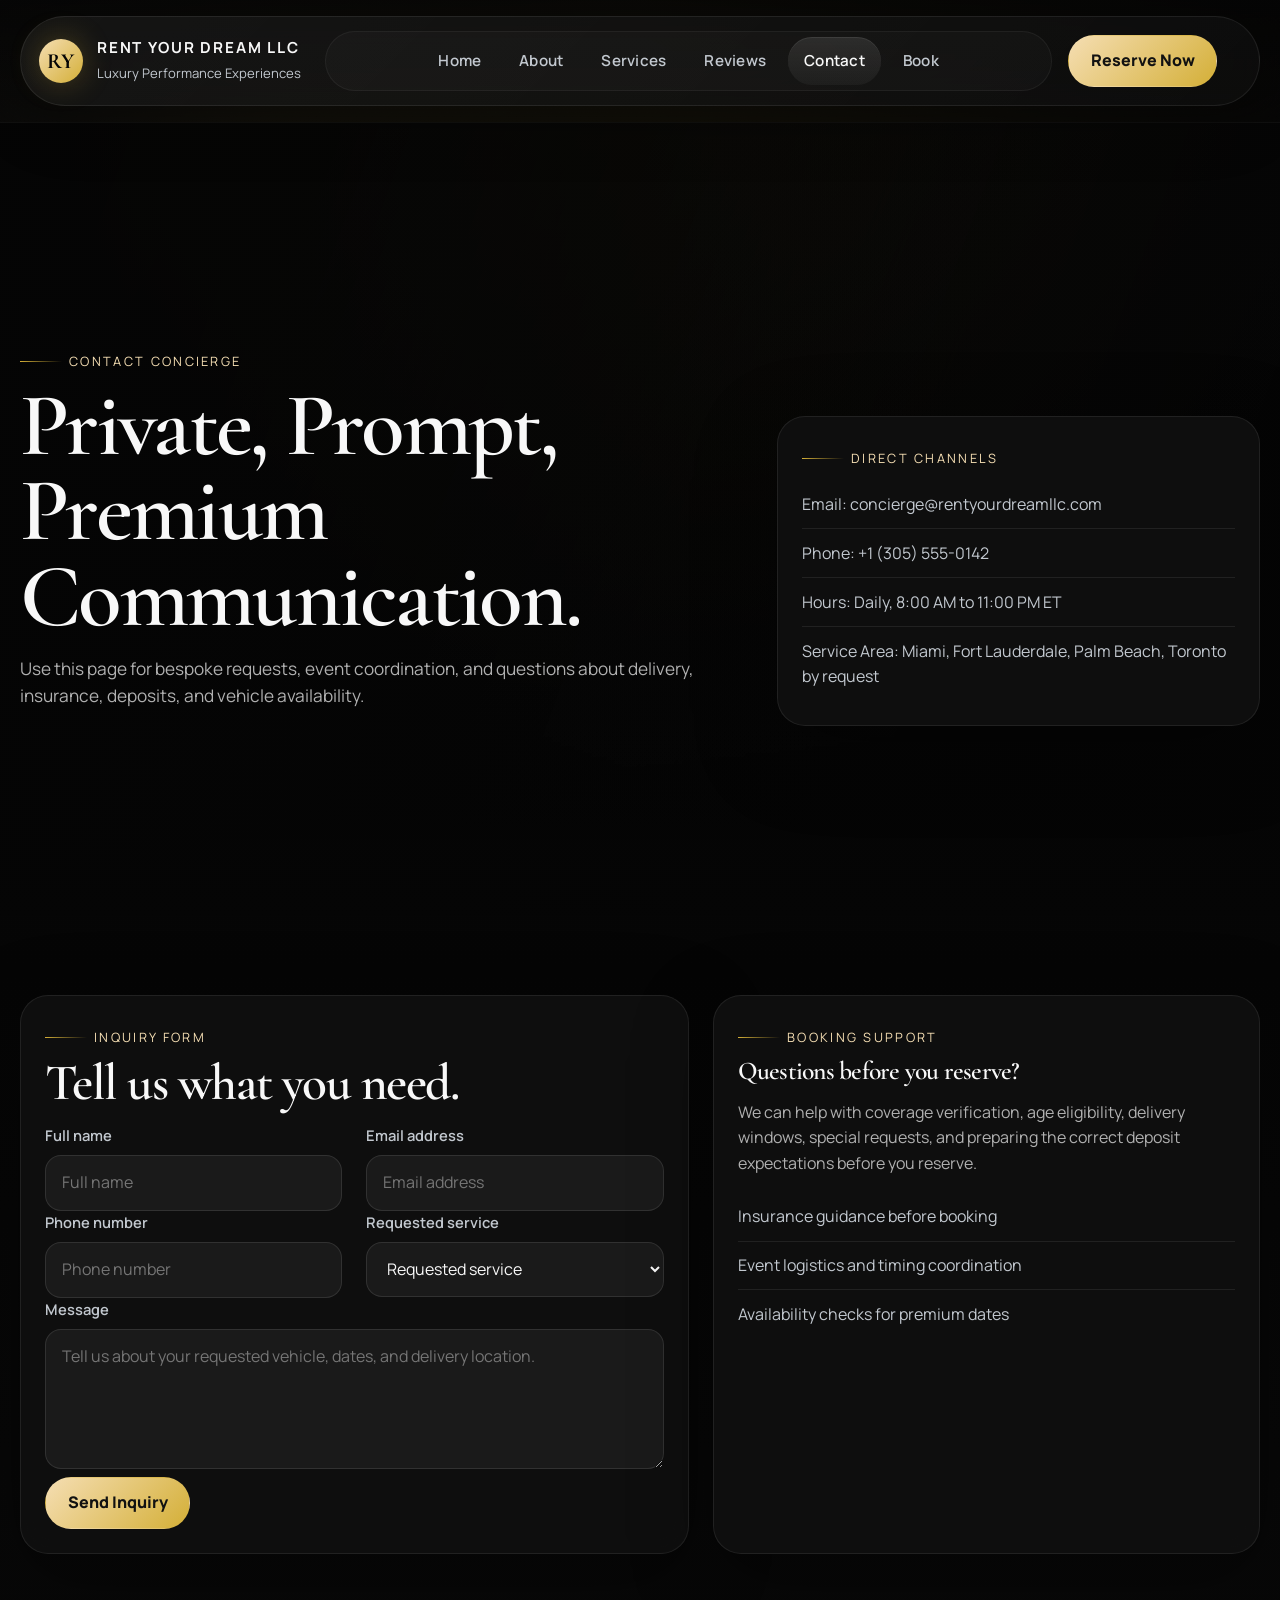
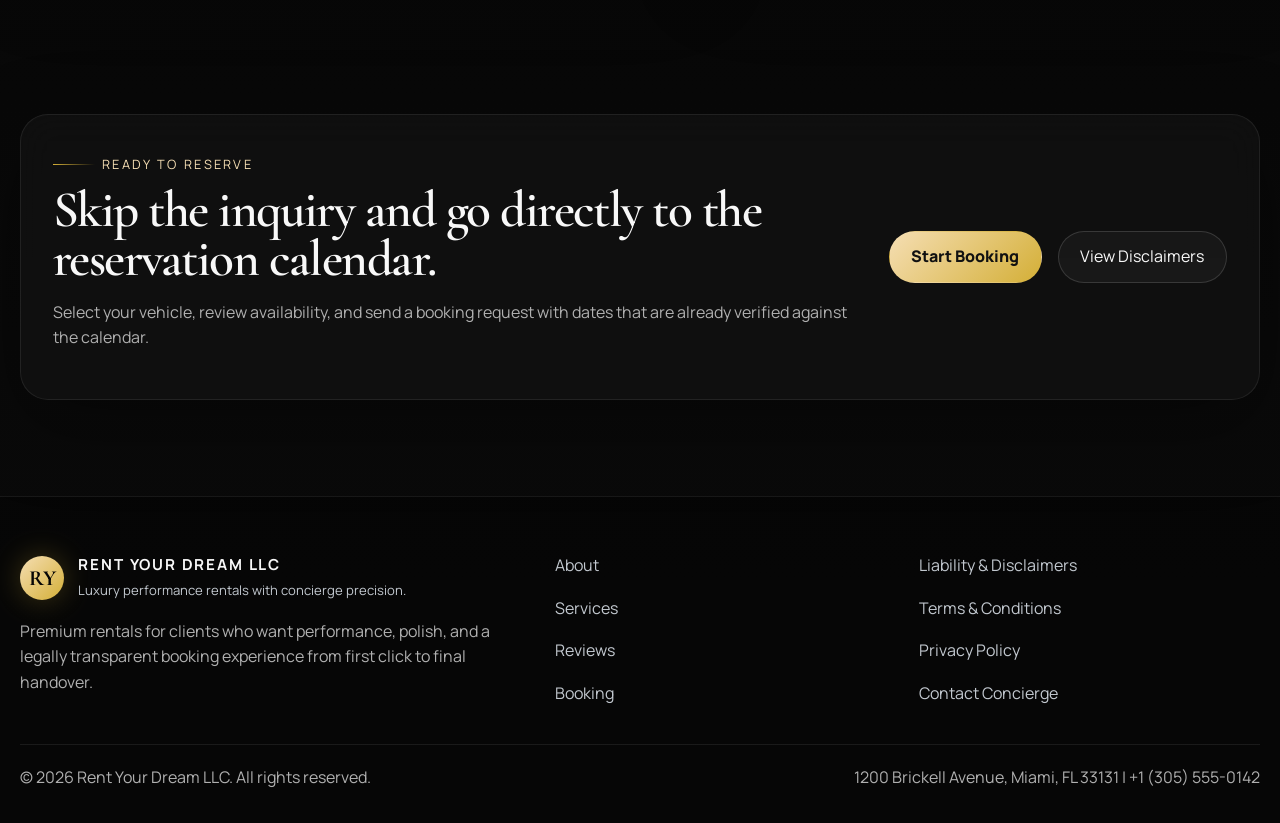
<file: contact.html>
<!DOCTYPE html>
<html lang="en">
  <head>
    <meta charset="UTF-8">
    <meta name="viewport" content="width=device-width, initial-scale=1.0">
    <title>Contact | Rent Your Dream LLC</title>
    <meta name="description" content="Contact Rent Your Dream LLC for concierge booking support, custom rental requests, event coordination, and premium vehicle availability.">
    <link rel="canonical" href="https://rentyourdreamllc.com/contact.html">
    <link rel="preconnect" href="https://fonts.googleapis.com">
    <link rel="preconnect" href="https://fonts.gstatic.com" crossorigin>
    <link href="https://fonts.googleapis.com/css2?family=Cormorant+Garamond:wght@500;600;700&family=Manrope:wght@400;500;600;700;800&display=swap" rel="stylesheet">
    <link rel="stylesheet" href="assets/css/styles.css">
  </head>
  <body data-page="contact">
    <div class="site-shell">
      <header class="site-header">
        <div class="container nav-wrap">
          <a class="brand" href="index.html"><span class="brand-mark">RY</span><span class="brand-copy"><strong>Rent Your Dream LLC</strong><span>Luxury Performance Experiences</span></span></a>
          <nav class="nav-links" aria-label="Primary">
            <a href="index.html" data-nav="home">Home</a>
            <a href="about.html" data-nav="about">About</a>
            <a href="services.html" data-nav="services">Services</a>
            <a href="reviews.html" data-nav="reviews">Reviews</a>
            <a href="contact.html" data-nav="contact">Contact</a>
            <a href="booking.html" data-nav="booking">Book</a>
          </nav>
          <div class="nav-cta"><a class="button button-primary" href="booking.html">Reserve Now</a></div>
        </div>
      </header>
      <main>
        <section class="hero" style="--hero-image: linear-gradient(110deg, rgba(5, 5, 5, 0.72), rgba(5, 5, 5, 0.38)), url('https://images.unsplash.com/photo-1503736334956-4c8f8e92946d?auto=format&fit=crop&w=1600&q=80')">
          <div class="container hero-content">
            <div class="hero-grid">
              <div class="reveal">
                <p class="eyebrow">Contact Concierge</p>
                <h1>Private, Prompt, Premium Communication.</h1>
                <p class="lead">Use this page for bespoke requests, event coordination, and questions about delivery, insurance, deposits, and vehicle availability.</p>
              </div>
              <aside class="hero-panel reveal">
                <p class="eyebrow">Direct Channels</p>
                <ul class="check-list">
                  <li>Email: concierge@rentyourdreamllc.com</li>
                  <li>Phone: +1 (305) 555-0142</li>
                  <li>Hours: Daily, 8:00 AM to 11:00 PM ET</li>
                  <li>Service Area: Miami, Fort Lauderdale, Palm Beach, Toronto by request</li>
                </ul>
              </aside>
            </div>
          </div>
        </section>

        <section class="section">
          <div class="container split-layout">
            <div class="contact-card reveal">
              <p class="eyebrow">Inquiry Form</p>
              <h2>Tell us what you need.</h2>
              <form class="form-grid" data-contact-form>
                <div class="grid-2">
                  <label><span class="field-label">Full name</span><input type="text" name="fullName" placeholder="Full name" required></label>
                  <label><span class="field-label">Email address</span><input type="email" name="email" placeholder="Email address" required></label>
                </div>
                <div class="grid-2">
                  <label><span class="field-label">Phone number</span><input type="tel" name="phone" placeholder="Phone number" required></label>
                  <label><span class="field-label">Requested service</span><select name="service" required><option value="">Requested service</option><option>Vehicle booking</option><option>Event coordination</option><option>Concierge delivery</option></select></label>
                </div>
                <label><span class="field-label">Message</span><textarea name="message" placeholder="Tell us about your requested vehicle, dates, and delivery location." required></textarea></label>
                <button class="button button-primary" type="submit">Send Inquiry</button>
                <div class="form-status" data-form-status role="status" aria-live="polite"></div>
              </form>
            </div>
            <aside class="info-card reveal">
              <p class="eyebrow">Booking Support</p>
              <h3>Questions before you reserve?</h3>
              <p>We can help with coverage verification, age eligibility, delivery windows, special requests, and preparing the correct deposit expectations before you reserve.</p>
              <ul class="feature-list">
                <li>Insurance guidance before booking</li>
                <li>Event logistics and timing coordination</li>
                <li>Availability checks for premium dates</li>
              </ul>
            </aside>
          </div>
        </section>

        <section class="section cta-section">
          <div class="container">
            <div class="cta-panel reveal">
              <div>
                <p class="eyebrow">Ready To Reserve</p>
                <h2>Skip the inquiry and go directly to the reservation calendar.</h2>
                <p>Select your vehicle, review availability, and send a booking request with dates that are already verified against the calendar.</p>
              </div>
              <div class="cta-actions">
                <a class="button button-primary" href="booking.html">Start Booking</a>
                <a class="button button-secondary" href="legal.html">View Disclaimers</a>
              </div>
            </div>
          </div>
        </section>
      </main>
      <footer class="site-footer">
        <div class="container">
          <div class="footer-grid">
            <div><a class="brand" href="index.html"><span class="brand-mark">RY</span><span class="brand-copy"><strong>Rent Your Dream LLC</strong><span>Luxury performance rentals with concierge precision.</span></span></a><p style="margin-top:1rem;">Premium rentals for clients who want performance, polish, and a legally transparent booking experience from first click to final handover.</p></div>
            <div class="footer-links"><a href="about.html">About</a><a href="services.html">Services</a><a href="reviews.html">Reviews</a><a href="booking.html">Booking</a></div>
            <div class="footer-links"><a href="legal.html">Liability & Disclaimers</a><a href="terms.html">Terms & Conditions</a><a href="privacy.html">Privacy Policy</a><a href="contact.html">Contact Concierge</a></div>
          </div>
          <div class="footer-bottom"><span class="muted">© 2026 Rent Your Dream LLC. All rights reserved.</span><span class="muted">1200 Brickell Avenue, Miami, FL 33131 | +1 (305) 555-0142</span></div>
        </div>
      </footer>
    </div>
    <script src="assets/js/site.js"></script>
  </body>
</html>
</file>
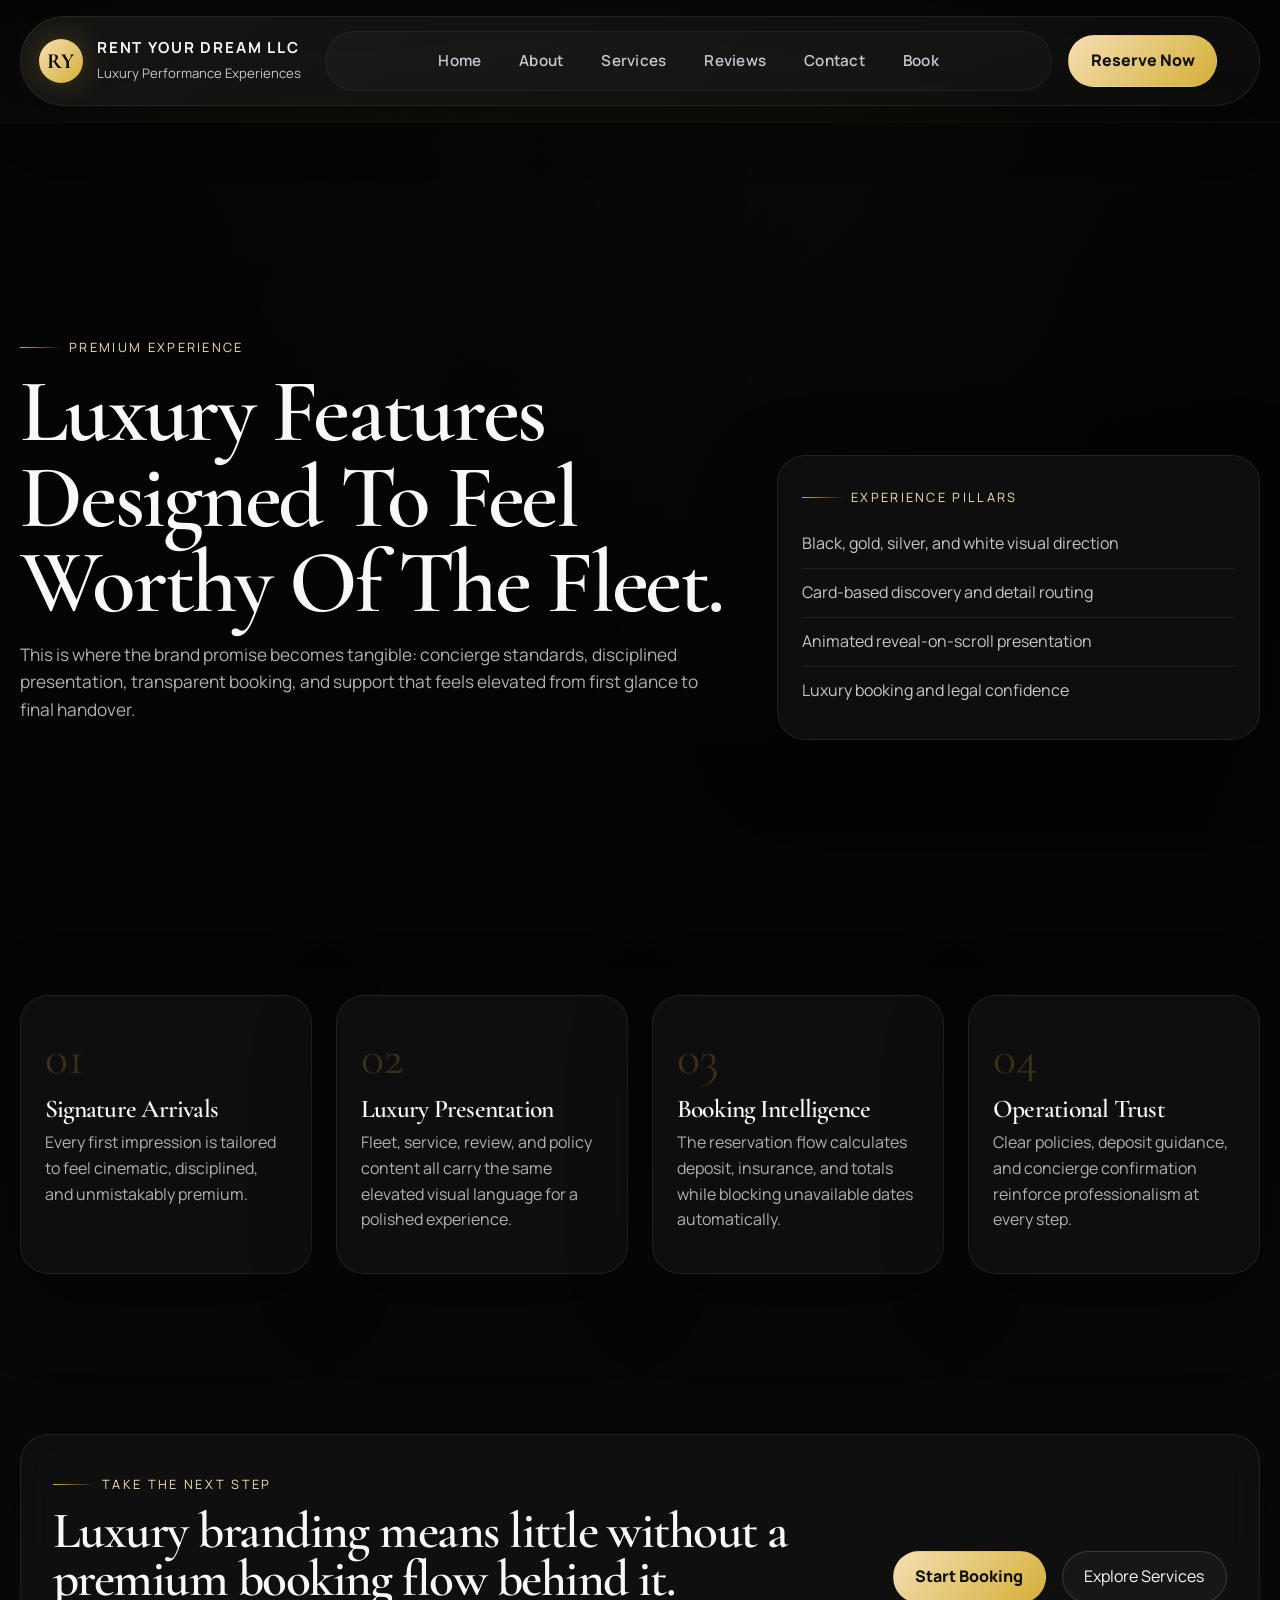
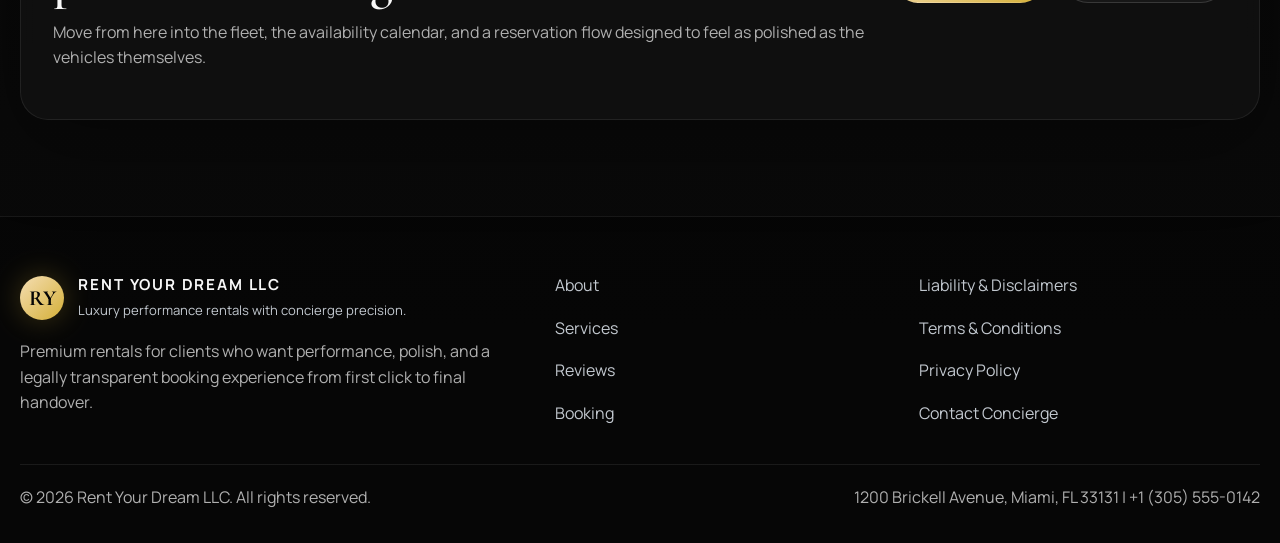
<file: experience.html>
<!DOCTYPE html>
<html lang="en">
  <head>
    <meta charset="UTF-8">
    <meta name="viewport" content="width=device-width, initial-scale=1.0">
    <title>Premium Experience | Rent Your Dream LLC</title>
    <meta name="description" content="Explore the premium features, concierge layers, luxury delivery standards, and elevated booking design behind Rent Your Dream LLC.">
    <link rel="canonical" href="https://rentyourdreamllc.com/experience.html">
    <link rel="preconnect" href="https://fonts.googleapis.com">
    <link rel="preconnect" href="https://fonts.gstatic.com" crossorigin>
    <link href="https://fonts.googleapis.com/css2?family=Cormorant+Garamond:wght@500;600;700&family=Manrope:wght@400;500;600;700;800&display=swap" rel="stylesheet">
    <link rel="stylesheet" href="assets/css/styles.css">
  </head>
  <body data-page="experience">
    <div class="site-shell">
      <header class="site-header">
        <div class="container nav-wrap">
          <a class="brand" href="index.html"><span class="brand-mark">RY</span><span class="brand-copy"><strong>Rent Your Dream LLC</strong><span>Luxury Performance Experiences</span></span></a>
          <nav class="nav-links" aria-label="Primary">
            <a href="index.html" data-nav="home">Home</a>
            <a href="about.html" data-nav="about">About</a>
            <a href="services.html" data-nav="services">Services</a>
            <a href="reviews.html" data-nav="reviews">Reviews</a>
            <a href="contact.html" data-nav="contact">Contact</a>
            <a href="booking.html" data-nav="booking">Book</a>
          </nav>
          <div class="nav-cta"><a class="button button-primary" href="booking.html">Reserve Now</a></div>
        </div>
      </header>
      <main>
        <section class="hero" style="--hero-image: linear-gradient(110deg, rgba(5, 5, 5, 0.75), rgba(5, 5, 5, 0.42)), url('https://images.unsplash.com/photo-1492144534655-ae79c964c9d7?auto=format&fit=crop&w=1600&q=80')">
          <div class="container hero-content">
            <div class="hero-grid">
              <div class="reveal">
                <p class="eyebrow">Premium Experience</p>
                <h1>Luxury Features Designed To Feel Worthy Of The Fleet.</h1>
                <p class="lead">This is where the brand promise becomes tangible: concierge standards, disciplined presentation, transparent booking, and support that feels elevated from first glance to final handover.</p>
              </div>
              <aside class="hero-panel reveal">
                <p class="eyebrow">Experience Pillars</p>
                <ul class="check-list">
                  <li>Black, gold, silver, and white visual direction</li>
                  <li>Card-based discovery and detail routing</li>
                  <li>Animated reveal-on-scroll presentation</li>
                  <li>Luxury booking and legal confidence</li>
                </ul>
              </aside>
            </div>
          </div>
        </section>

        <section class="section">
          <div class="container grid-4">
            <article class="feature-card reveal"><div class="accent-number">01</div><h3>Signature Arrivals</h3><p>Every first impression is tailored to feel cinematic, disciplined, and unmistakably premium.</p></article>
            <article class="feature-card reveal"><div class="accent-number">02</div><h3>Luxury Presentation</h3><p>Fleet, service, review, and policy content all carry the same elevated visual language for a polished experience.</p></article>
            <article class="feature-card reveal"><div class="accent-number">03</div><h3>Booking Intelligence</h3><p>The reservation flow calculates deposit, insurance, and totals while blocking unavailable dates automatically.</p></article>
            <article class="feature-card reveal"><div class="accent-number">04</div><h3>Operational Trust</h3><p>Clear policies, deposit guidance, and concierge confirmation reinforce professionalism at every step.</p></article>
          </div>
        </section>

        <section class="section cta-section">
          <div class="container">
            <div class="cta-panel reveal">
              <div>
                <p class="eyebrow">Take The Next Step</p>
                <h2>Luxury branding means little without a premium booking flow behind it.</h2>
                <p>Move from here into the fleet, the availability calendar, and a reservation flow designed to feel as polished as the vehicles themselves.</p>
              </div>
              <div class="cta-actions">
                <a class="button button-primary" href="booking.html">Start Booking</a>
                <a class="button button-secondary" href="services.html">Explore Services</a>
              </div>
            </div>
          </div>
        </section>
      </main>
      <footer class="site-footer">
        <div class="container">
          <div class="footer-grid">
            <div><a class="brand" href="index.html"><span class="brand-mark">RY</span><span class="brand-copy"><strong>Rent Your Dream LLC</strong><span>Luxury performance rentals with concierge precision.</span></span></a><p style="margin-top:1rem;">Premium rentals for clients who want performance, polish, and a legally transparent booking experience from first click to final handover.</p></div>
            <div class="footer-links"><a href="about.html">About</a><a href="services.html">Services</a><a href="reviews.html">Reviews</a><a href="booking.html">Booking</a></div>
            <div class="footer-links"><a href="legal.html">Liability & Disclaimers</a><a href="terms.html">Terms & Conditions</a><a href="privacy.html">Privacy Policy</a><a href="contact.html">Contact Concierge</a></div>
          </div>
          <div class="footer-bottom"><span class="muted">© 2026 Rent Your Dream LLC. All rights reserved.</span><span class="muted">1200 Brickell Avenue, Miami, FL 33131 | +1 (305) 555-0142</span></div>
        </div>
      </footer>
    </div>
    <script src="assets/js/site.js"></script>
  </body>
</html>
</file>
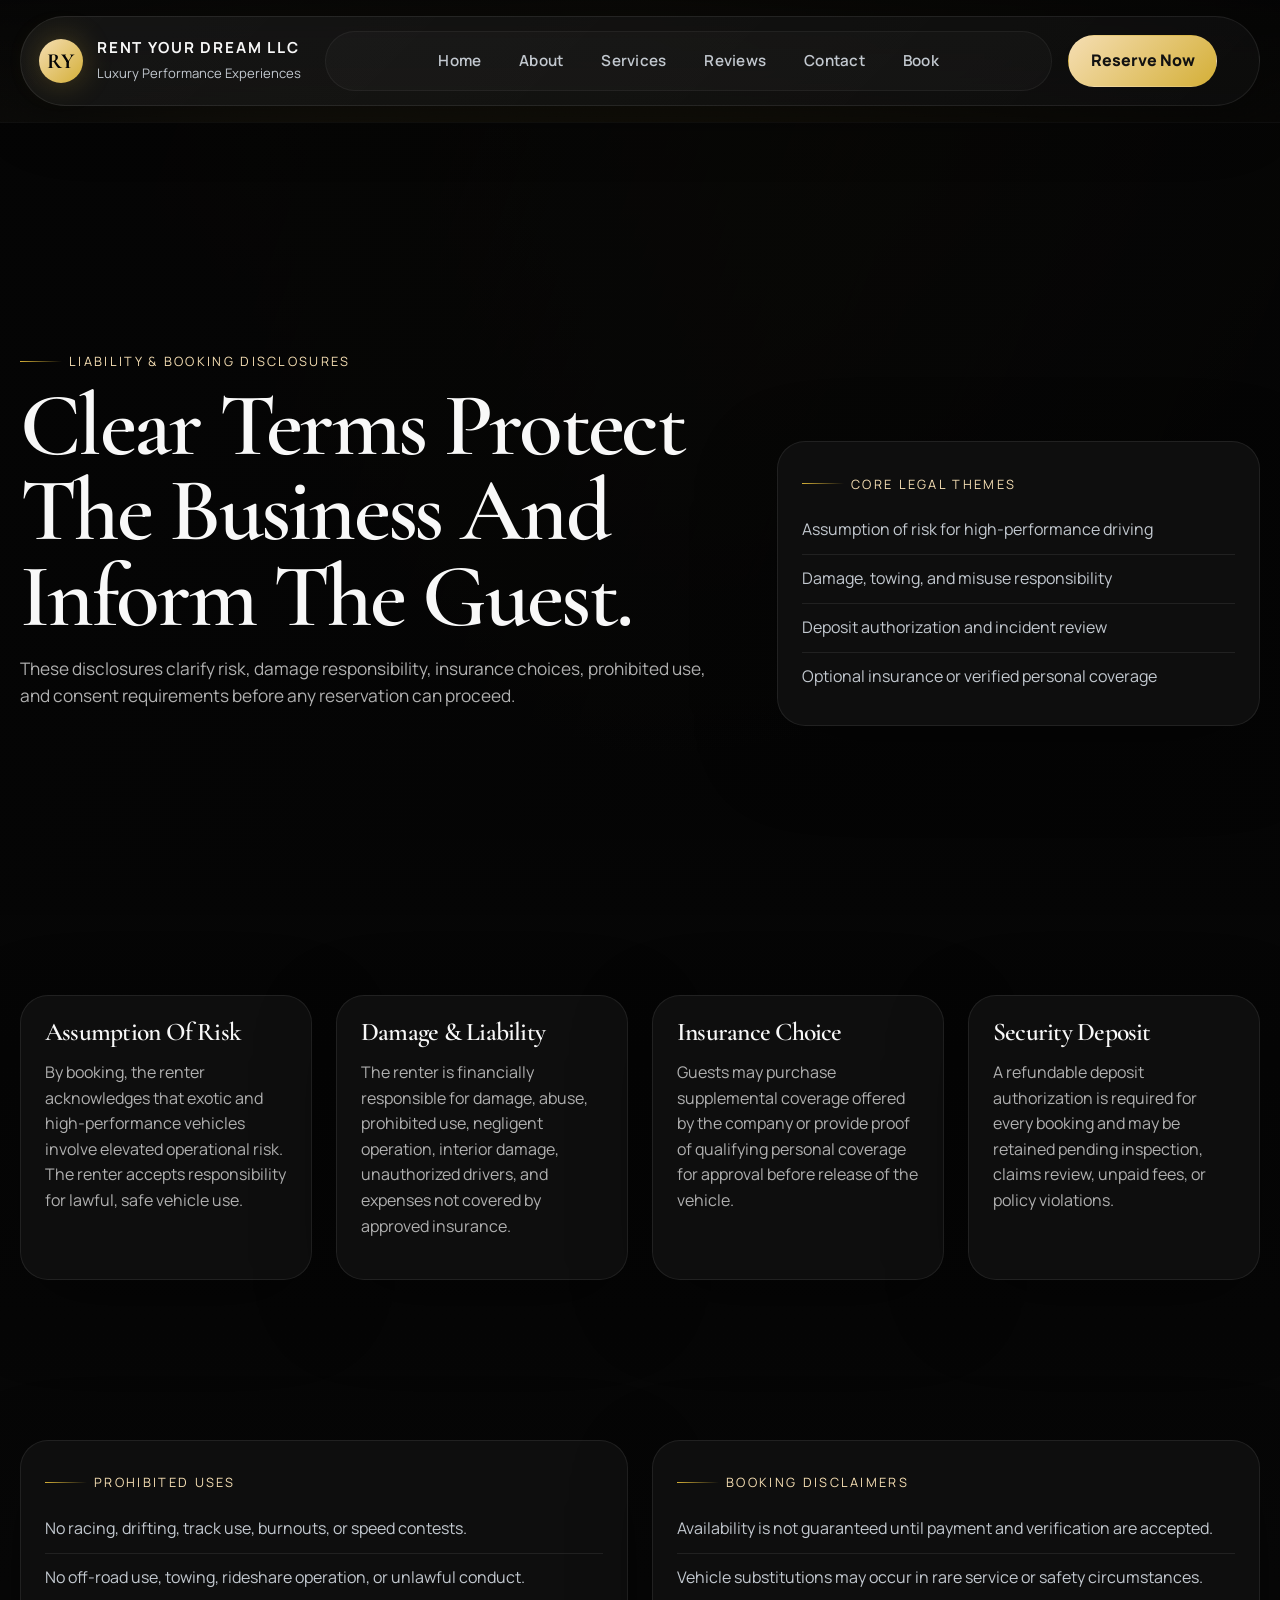
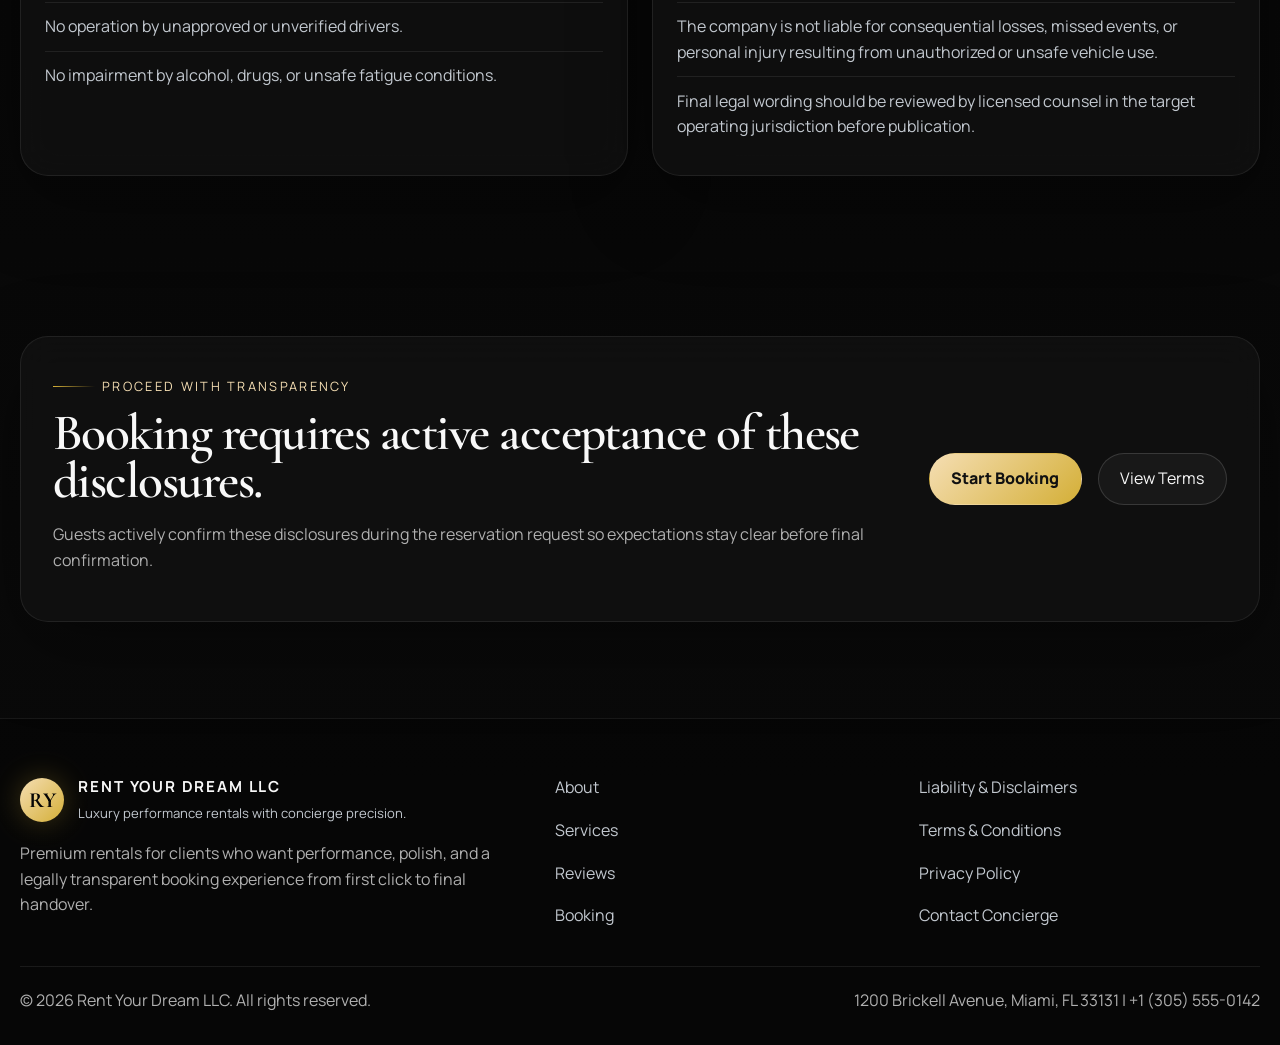
<file: legal.html>
<!DOCTYPE html>
<html lang="en">
  <head>
    <meta charset="UTF-8">
    <meta name="viewport" content="width=device-width, initial-scale=1.0">
    <title>Liability & Disclaimers | Rent Your Dream LLC</title>
    <meta name="description" content="Review liability disclosures, damage limitations, insurance responsibilities, assumption of risk terms, and rental disclaimers for Rent Your Dream LLC.">
    <link rel="canonical" href="https://rentyourdreamllc.com/legal.html">
    <link rel="preconnect" href="https://fonts.googleapis.com">
    <link rel="preconnect" href="https://fonts.gstatic.com" crossorigin>
    <link href="https://fonts.googleapis.com/css2?family=Cormorant+Garamond:wght@500;600;700&family=Manrope:wght@400;500;600;700;800&display=swap" rel="stylesheet">
    <link rel="stylesheet" href="assets/css/styles.css">
  </head>
  <body data-page="legal">
    <div class="site-shell">
      <header class="site-header">
        <div class="container nav-wrap">
          <a class="brand" href="index.html"><span class="brand-mark">RY</span><span class="brand-copy"><strong>Rent Your Dream LLC</strong><span>Luxury Performance Experiences</span></span></a>
          <nav class="nav-links" aria-label="Primary">
            <a href="index.html" data-nav="home">Home</a>
            <a href="about.html" data-nav="about">About</a>
            <a href="services.html" data-nav="services">Services</a>
            <a href="reviews.html" data-nav="reviews">Reviews</a>
            <a href="contact.html" data-nav="contact">Contact</a>
            <a href="booking.html" data-nav="booking">Book</a>
          </nav>
          <div class="nav-cta"><a class="button button-primary" href="booking.html">Reserve Now</a></div>
        </div>
      </header>
      <main>
        <section class="hero" style="--hero-image: linear-gradient(110deg, rgba(5, 5, 5, 0.82), rgba(5, 5, 5, 0.56)), url('https://images.unsplash.com/photo-1553440569-bcc63803a83d?auto=format&fit=crop&w=1600&q=80')">
          <div class="container hero-content">
            <div class="hero-grid">
              <div class="reveal">
                <p class="eyebrow">Liability & Booking Disclosures</p>
                <h1>Clear Terms Protect The Business And Inform The Guest.</h1>
                <p class="lead">These disclosures clarify risk, damage responsibility, insurance choices, prohibited use, and consent requirements before any reservation can proceed.</p>
              </div>
              <aside class="hero-panel reveal">
                <p class="eyebrow">Core Legal Themes</p>
                <ul class="check-list">
                  <li>Assumption of risk for high-performance driving</li>
                  <li>Damage, towing, and misuse responsibility</li>
                  <li>Deposit authorization and incident review</li>
                  <li>Optional insurance or verified personal coverage</li>
                </ul>
              </aside>
            </div>
          </div>
        </section>

        <section class="section">
          <div class="container legal-grid">
            <article class="legal-card reveal">
              <h3>Assumption Of Risk</h3>
              <p>By booking, the renter acknowledges that exotic and high-performance vehicles involve elevated operational risk. The renter accepts responsibility for lawful, safe vehicle use.</p>
            </article>
            <article class="legal-card reveal">
              <h3>Damage & Liability</h3>
              <p>The renter is financially responsible for damage, abuse, prohibited use, negligent operation, interior damage, unauthorized drivers, and expenses not covered by approved insurance.</p>
            </article>
            <article class="legal-card reveal">
              <h3>Insurance Choice</h3>
              <p>Guests may purchase supplemental coverage offered by the company or provide proof of qualifying personal coverage for approval before release of the vehicle.</p>
            </article>
            <article class="legal-card reveal">
              <h3>Security Deposit</h3>
              <p>A refundable deposit authorization is required for every booking and may be retained pending inspection, claims review, unpaid fees, or policy violations.</p>
            </article>
          </div>
        </section>

        <section class="section">
          <div class="container grid-2">
            <article class="legal-card reveal">
              <p class="eyebrow">Prohibited Uses</p>
              <ul class="legal-list">
                <li>No racing, drifting, track use, burnouts, or speed contests.</li>
                <li>No off-road use, towing, rideshare operation, or unlawful conduct.</li>
                <li>No operation by unapproved or unverified drivers.</li>
                <li>No impairment by alcohol, drugs, or unsafe fatigue conditions.</li>
              </ul>
            </article>
            <article class="legal-card reveal">
              <p class="eyebrow">Booking Disclaimers</p>
              <ul class="legal-list">
                <li>Availability is not guaranteed until payment and verification are accepted.</li>
                <li>Vehicle substitutions may occur in rare service or safety circumstances.</li>
                <li>The company is not liable for consequential losses, missed events, or personal injury resulting from unauthorized or unsafe vehicle use.</li>
                <li>Final legal wording should be reviewed by licensed counsel in the target operating jurisdiction before publication.</li>
              </ul>
            </article>
          </div>
        </section>

        <section class="section cta-section">
          <div class="container">
            <div class="cta-panel reveal">
              <div>
                <p class="eyebrow">Proceed With Transparency</p>
                <h2>Booking requires active acceptance of these disclosures.</h2>
                <p>Guests actively confirm these disclosures during the reservation request so expectations stay clear before final confirmation.</p>
              </div>
              <div class="cta-actions">
                <a class="button button-primary" href="booking.html">Start Booking</a>
                <a class="button button-secondary" href="terms.html">View Terms</a>
              </div>
            </div>
          </div>
        </section>
      </main>
      <footer class="site-footer">
        <div class="container">
          <div class="footer-grid">
            <div><a class="brand" href="index.html"><span class="brand-mark">RY</span><span class="brand-copy"><strong>Rent Your Dream LLC</strong><span>Luxury performance rentals with concierge precision.</span></span></a><p style="margin-top:1rem;">Premium rentals for clients who want performance, polish, and a legally transparent booking experience from first click to final handover.</p></div>
            <div class="footer-links"><a href="about.html">About</a><a href="services.html">Services</a><a href="reviews.html">Reviews</a><a href="booking.html">Booking</a></div>
            <div class="footer-links"><a href="legal.html">Liability & Disclaimers</a><a href="terms.html">Terms & Conditions</a><a href="privacy.html">Privacy Policy</a><a href="contact.html">Contact Concierge</a></div>
          </div>
          <div class="footer-bottom"><span class="muted">© 2026 Rent Your Dream LLC. All rights reserved.</span><span class="muted">1200 Brickell Avenue, Miami, FL 33131 | +1 (305) 555-0142</span></div>
        </div>
      </footer>
    </div>
    <script src="assets/js/site.js"></script>
  </body>
</html>
</file>
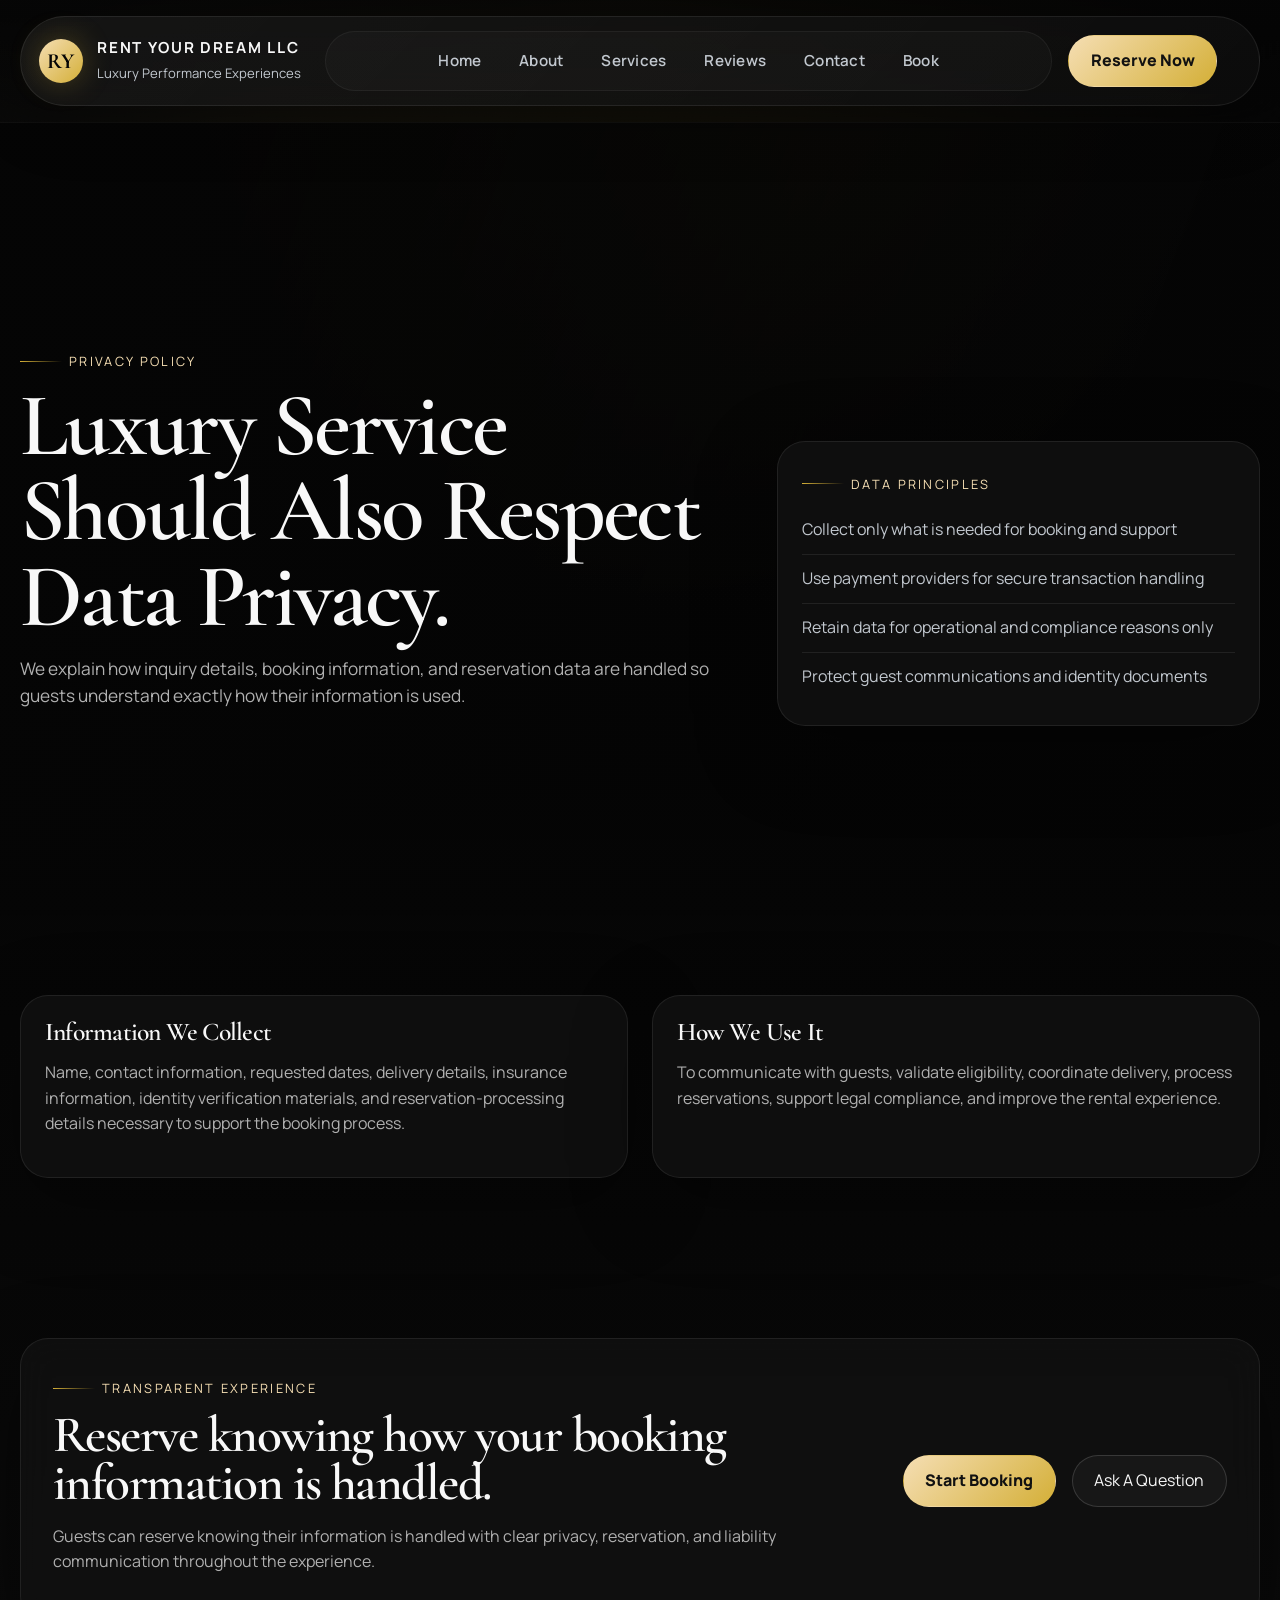
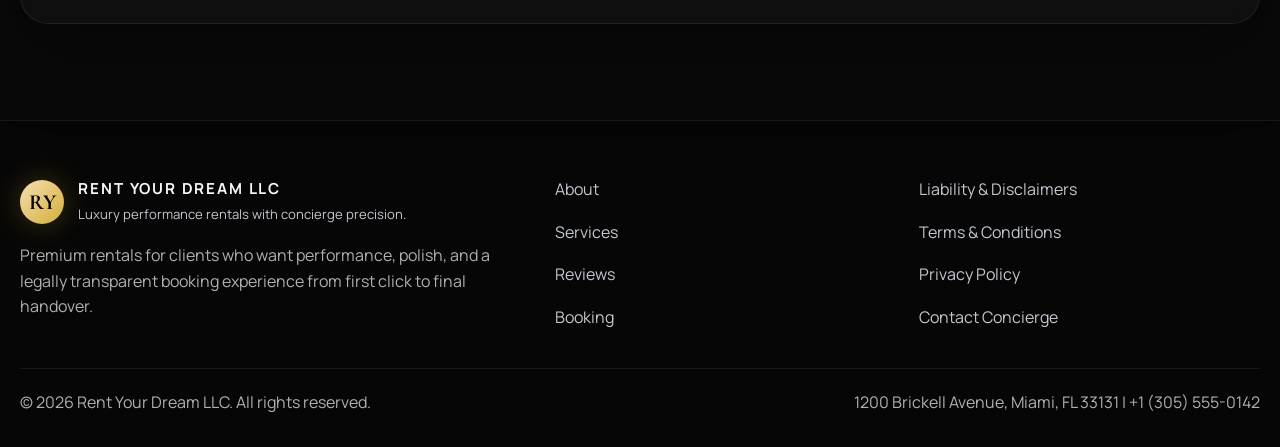
<file: privacy.html>
<!DOCTYPE html>
<html lang="en">
  <head>
    <meta charset="UTF-8">
    <meta name="viewport" content="width=device-width, initial-scale=1.0">
    <title>Privacy Policy | Rent Your Dream LLC</title>
    <meta name="description" content="Privacy policy for Rent Your Dream LLC covering booking data, contact form information, reservation processing, and client communication practices.">
    <link rel="canonical" href="https://rentyourdreamllc.com/privacy.html">
    <link rel="preconnect" href="https://fonts.googleapis.com">
    <link rel="preconnect" href="https://fonts.gstatic.com" crossorigin>
    <link href="https://fonts.googleapis.com/css2?family=Cormorant+Garamond:wght@500;600;700&family=Manrope:wght@400;500;600;700;800&display=swap" rel="stylesheet">
    <link rel="stylesheet" href="assets/css/styles.css">
  </head>
  <body data-page="privacy">
    <div class="site-shell">
      <header class="site-header">
        <div class="container nav-wrap">
          <a class="brand" href="index.html"><span class="brand-mark">RY</span><span class="brand-copy"><strong>Rent Your Dream LLC</strong><span>Luxury Performance Experiences</span></span></a>
          <nav class="nav-links" aria-label="Primary">
            <a href="index.html" data-nav="home">Home</a>
            <a href="about.html" data-nav="about">About</a>
            <a href="services.html" data-nav="services">Services</a>
            <a href="reviews.html" data-nav="reviews">Reviews</a>
            <a href="contact.html" data-nav="contact">Contact</a>
            <a href="booking.html" data-nav="booking">Book</a>
          </nav>
          <div class="nav-cta"><a class="button button-primary" href="booking.html">Reserve Now</a></div>
        </div>
      </header>
      <main>
        <section class="hero" style="--hero-image: linear-gradient(110deg, rgba(5, 5, 5, 0.82), rgba(5, 5, 5, 0.48)), url('https://images.unsplash.com/photo-1465447142348-e9952c393450?auto=format&fit=crop&w=1600&q=80')">
          <div class="container hero-content">
            <div class="hero-grid">
              <div class="reveal">
                <p class="eyebrow">Privacy Policy</p>
                <h1>Luxury Service Should Also Respect Data Privacy.</h1>
                <p class="lead">We explain how inquiry details, booking information, and reservation data are handled so guests understand exactly how their information is used.</p>
              </div>
              <aside class="hero-panel reveal">
                <p class="eyebrow">Data Principles</p>
                <ul class="check-list">
                  <li>Collect only what is needed for booking and support</li>
                  <li>Use payment providers for secure transaction handling</li>
                  <li>Retain data for operational and compliance reasons only</li>
                  <li>Protect guest communications and identity documents</li>
                </ul>
              </aside>
            </div>
          </div>
        </section>

        <section class="section">
          <div class="container grid-2">
            <article class="legal-card reveal">
              <h3>Information We Collect</h3>
              <p>Name, contact information, requested dates, delivery details, insurance information, identity verification materials, and reservation-processing details necessary to support the booking process.</p>
            </article>
            <article class="legal-card reveal">
              <h3>How We Use It</h3>
              <p>To communicate with guests, validate eligibility, coordinate delivery, process reservations, support legal compliance, and improve the rental experience.</p>
            </article>
          </div>
        </section>

        <section class="section cta-section">
          <div class="container">
            <div class="cta-panel reveal">
              <div>
                <p class="eyebrow">Transparent Experience</p>
                <h2>Reserve knowing how your booking information is handled.</h2>
                <p>Guests can reserve knowing their information is handled with clear privacy, reservation, and liability communication throughout the experience.</p>
              </div>
              <div class="cta-actions">
                <a class="button button-primary" href="booking.html">Start Booking</a>
                <a class="button button-secondary" href="contact.html">Ask A Question</a>
              </div>
            </div>
          </div>
        </section>
      </main>
      <footer class="site-footer">
        <div class="container">
          <div class="footer-grid">
            <div><a class="brand" href="index.html"><span class="brand-mark">RY</span><span class="brand-copy"><strong>Rent Your Dream LLC</strong><span>Luxury performance rentals with concierge precision.</span></span></a><p style="margin-top:1rem;">Premium rentals for clients who want performance, polish, and a legally transparent booking experience from first click to final handover.</p></div>
            <div class="footer-links"><a href="about.html">About</a><a href="services.html">Services</a><a href="reviews.html">Reviews</a><a href="booking.html">Booking</a></div>
            <div class="footer-links"><a href="legal.html">Liability & Disclaimers</a><a href="terms.html">Terms & Conditions</a><a href="privacy.html">Privacy Policy</a><a href="contact.html">Contact Concierge</a></div>
          </div>
          <div class="footer-bottom"><span class="muted">© 2026 Rent Your Dream LLC. All rights reserved.</span><span class="muted">1200 Brickell Avenue, Miami, FL 33131 | +1 (305) 555-0142</span></div>
        </div>
      </footer>
    </div>
    <script src="assets/js/site.js"></script>
  </body>
</html>
</file>
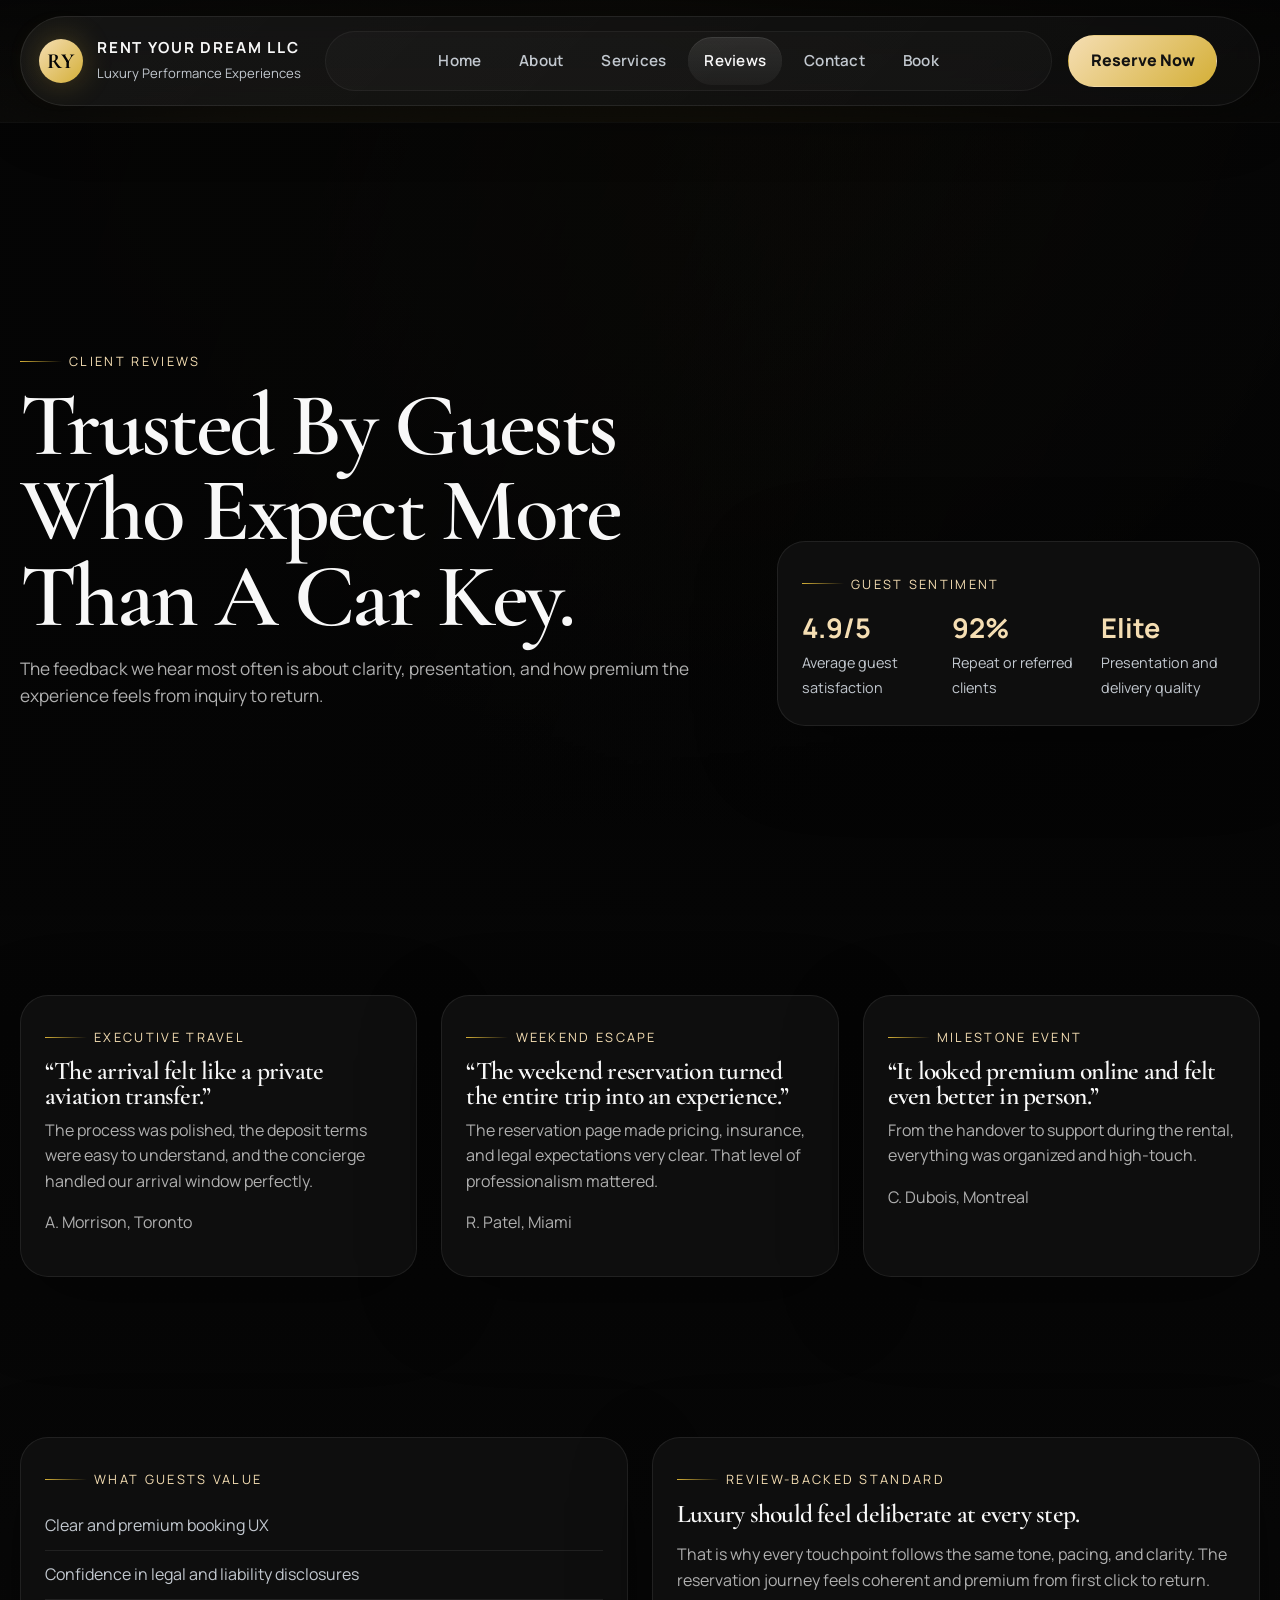
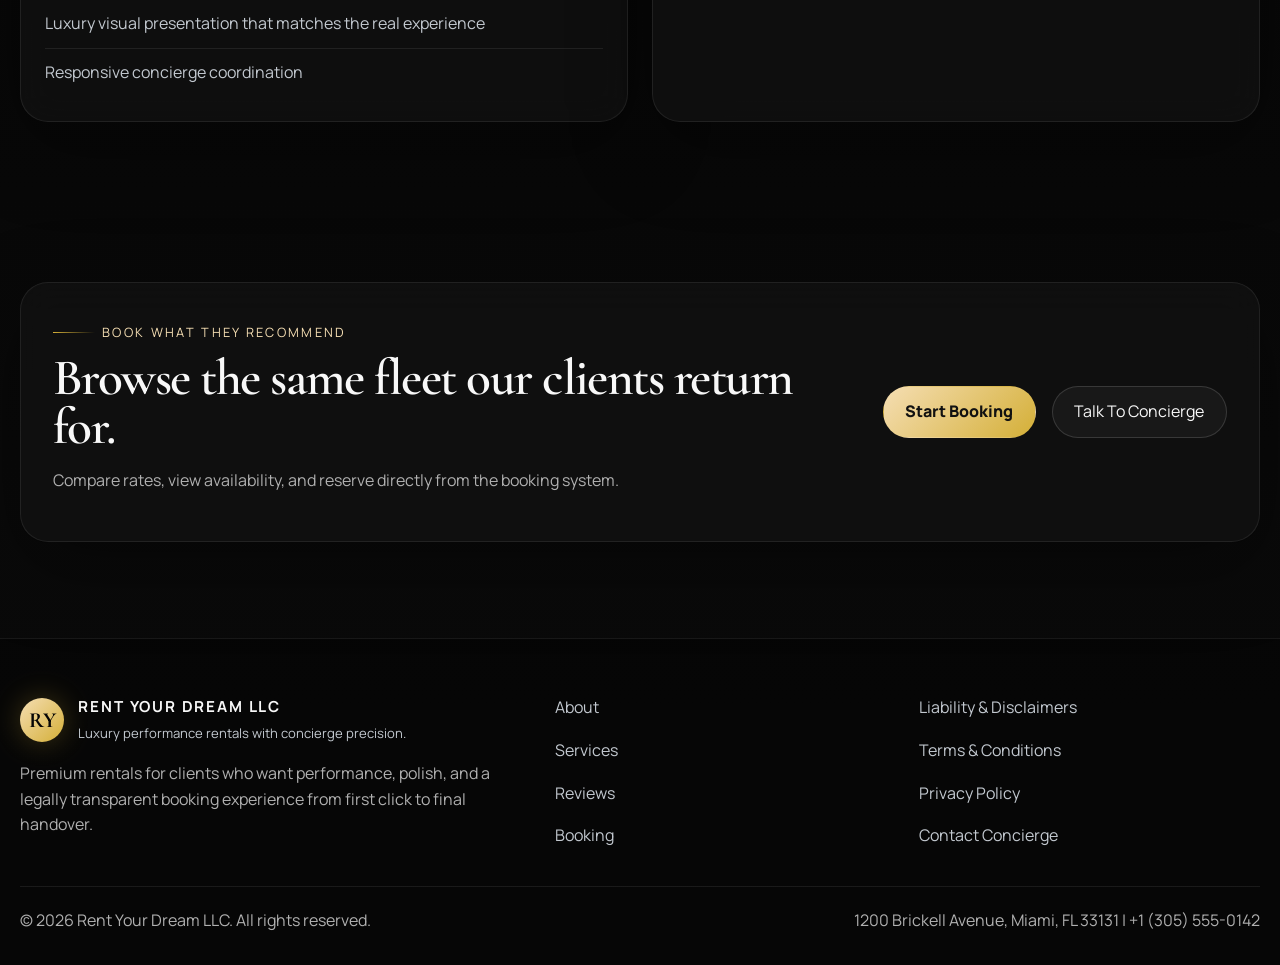
<file: reviews.html>
<!DOCTYPE html>
<html lang="en">
  <head>
    <meta charset="UTF-8">
    <meta name="viewport" content="width=device-width, initial-scale=1.0">
    <title>Reviews | Rent Your Dream LLC</title>
    <meta name="description" content="See what clients say about the reservation experience, concierge delivery, transparency, and premium service at Rent Your Dream LLC.">
    <link rel="canonical" href="https://rentyourdreamllc.com/reviews.html">
    <link rel="preconnect" href="https://fonts.googleapis.com">
    <link rel="preconnect" href="https://fonts.gstatic.com" crossorigin>
    <link href="https://fonts.googleapis.com/css2?family=Cormorant+Garamond:wght@500;600;700&family=Manrope:wght@400;500;600;700;800&display=swap" rel="stylesheet">
    <link rel="stylesheet" href="assets/css/styles.css">
  </head>
  <body data-page="reviews">
    <div class="site-shell">
      <header class="site-header">
        <div class="container nav-wrap">
          <a class="brand" href="index.html"><span class="brand-mark">RY</span><span class="brand-copy"><strong>Rent Your Dream LLC</strong><span>Luxury Performance Experiences</span></span></a>
          <nav class="nav-links" aria-label="Primary">
            <a href="index.html" data-nav="home">Home</a>
            <a href="about.html" data-nav="about">About</a>
            <a href="services.html" data-nav="services">Services</a>
            <a href="reviews.html" data-nav="reviews">Reviews</a>
            <a href="contact.html" data-nav="contact">Contact</a>
            <a href="booking.html" data-nav="booking">Book</a>
          </nav>
          <div class="nav-cta"><a class="button button-primary" href="booking.html">Reserve Now</a></div>
        </div>
      </header>
      <main>
        <section class="hero" style="--hero-image: linear-gradient(110deg, rgba(5, 5, 5, 0.72), rgba(5, 5, 5, 0.4)), url('https://images.unsplash.com/photo-1485291571150-772bcfc10da5?auto=format&fit=crop&w=1600&q=80')">
          <div class="container hero-content">
            <div class="hero-grid">
              <div class="reveal">
                <p class="eyebrow">Client Reviews</p>
                <h1>Trusted By Guests Who Expect More Than A Car Key.</h1>
                <p class="lead">The feedback we hear most often is about clarity, presentation, and how premium the experience feels from inquiry to return.</p>
              </div>
              <aside class="hero-panel reveal">
                <p class="eyebrow">Guest Sentiment</p>
                <div class="hero-stats">
                  <div class="hero-stat"><strong>4.9/5</strong><span>Average guest satisfaction</span></div>
                  <div class="hero-stat"><strong>92%</strong><span>Repeat or referred clients</span></div>
                  <div class="hero-stat"><strong>Elite</strong><span>Presentation and delivery quality</span></div>
                </div>
              </aside>
            </div>
          </div>
        </section>

        <section class="section">
          <div class="container review-grid">
            <article class="review-card reveal">
              <p class="eyebrow">Executive Travel</p>
              <h3>“The arrival felt like a private aviation transfer.”</h3>
              <p>The process was polished, the deposit terms were easy to understand, and the concierge handled our arrival window perfectly.</p>
              <p class="muted">A. Morrison, Toronto</p>
            </article>
            <article class="review-card reveal">
              <p class="eyebrow">Weekend Escape</p>
              <h3>“The weekend reservation turned the entire trip into an experience.”</h3>
              <p>The reservation page made pricing, insurance, and legal expectations very clear. That level of professionalism mattered.</p>
              <p class="muted">R. Patel, Miami</p>
            </article>
            <article class="review-card reveal">
              <p class="eyebrow">Milestone Event</p>
              <h3>“It looked premium online and felt even better in person.”</h3>
              <p>From the handover to support during the rental, everything was organized and high-touch.</p>
              <p class="muted">C. Dubois, Montreal</p>
            </article>
          </div>
        </section>

        <section class="section">
          <div class="container grid-2">
            <article class="feature-card reveal">
              <p class="eyebrow">What Guests Value</p>
              <ul class="feature-list">
                <li>Clear and premium booking UX</li>
                <li>Confidence in legal and liability disclosures</li>
                <li>Luxury visual presentation that matches the real experience</li>
                <li>Responsive concierge coordination</li>
              </ul>
            </article>
            <article class="info-card reveal">
              <p class="eyebrow">Review-Backed Standard</p>
              <h3>Luxury should feel deliberate at every step.</h3>
              <p>That is why every touchpoint follows the same tone, pacing, and clarity. The reservation journey feels coherent and premium from first click to return.</p>
            </article>
          </div>
        </section>

        <section class="section cta-section">
          <div class="container">
            <div class="cta-panel reveal">
              <div>
                <p class="eyebrow">Book What They Recommend</p>
                <h2>Browse the same fleet our clients return for.</h2>
                <p>Compare rates, view availability, and reserve directly from the booking system.</p>
              </div>
              <div class="cta-actions">
                <a class="button button-primary" href="booking.html">Start Booking</a>
                <a class="button button-secondary" href="contact.html">Talk To Concierge</a>
              </div>
            </div>
          </div>
        </section>
      </main>
      <footer class="site-footer">
        <div class="container">
          <div class="footer-grid">
            <div><a class="brand" href="index.html"><span class="brand-mark">RY</span><span class="brand-copy"><strong>Rent Your Dream LLC</strong><span>Luxury performance rentals with concierge precision.</span></span></a><p style="margin-top:1rem;">Premium rentals for clients who want performance, polish, and a legally transparent booking experience from first click to final handover.</p></div>
            <div class="footer-links"><a href="about.html">About</a><a href="services.html">Services</a><a href="reviews.html">Reviews</a><a href="booking.html">Booking</a></div>
            <div class="footer-links"><a href="legal.html">Liability & Disclaimers</a><a href="terms.html">Terms & Conditions</a><a href="privacy.html">Privacy Policy</a><a href="contact.html">Contact Concierge</a></div>
          </div>
          <div class="footer-bottom"><span class="muted">© 2026 Rent Your Dream LLC. All rights reserved.</span><span class="muted">1200 Brickell Avenue, Miami, FL 33131 | +1 (305) 555-0142</span></div>
        </div>
      </footer>
    </div>
    <script src="assets/js/site.js"></script>
  </body>
</html>
</file>
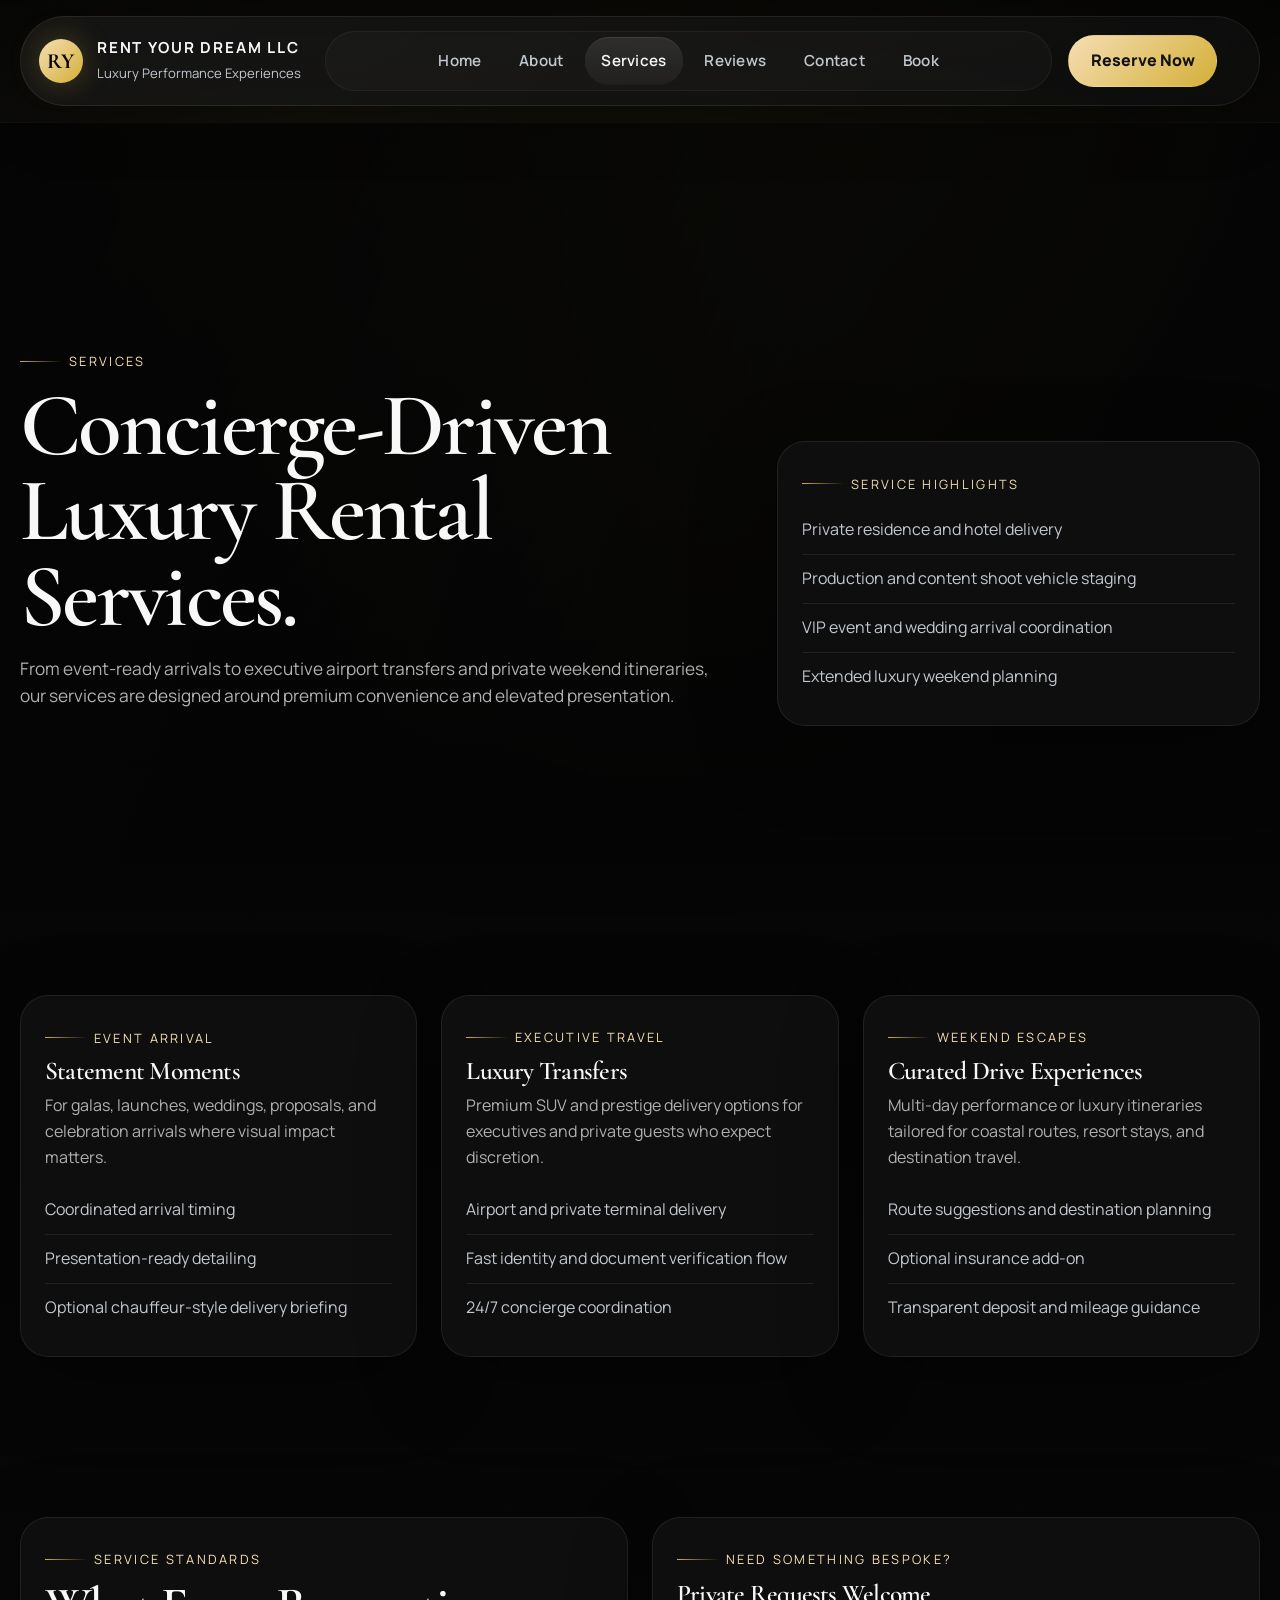
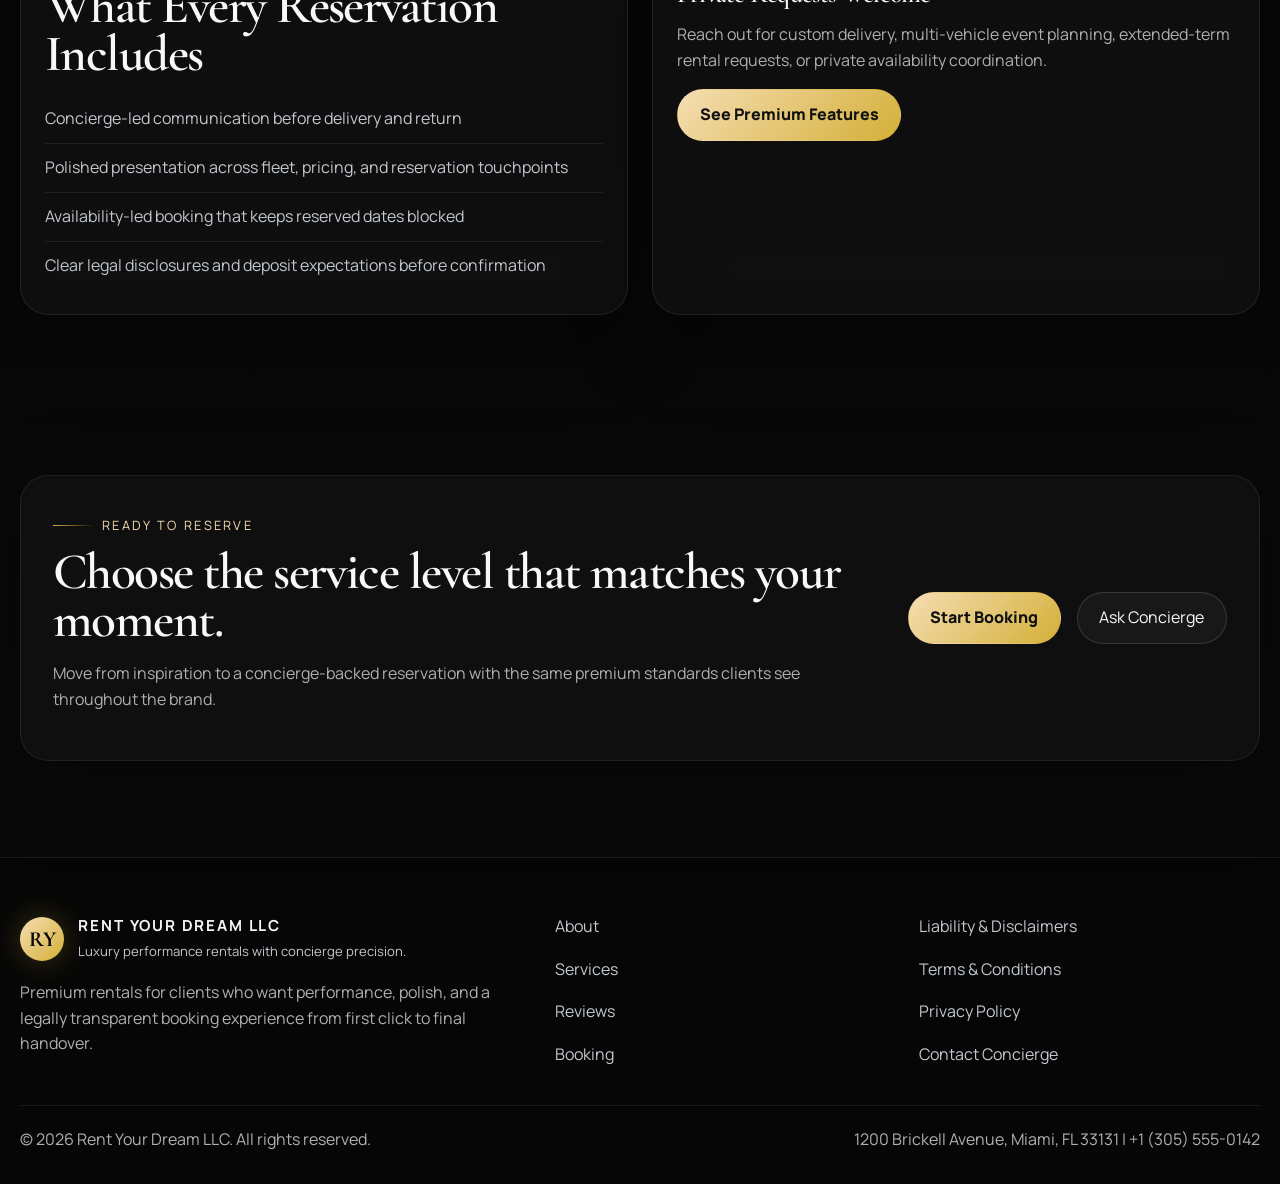
<file: services.html>
<!DOCTYPE html>
<html lang="en">
  <head>
    <meta charset="UTF-8">
    <meta name="viewport" content="width=device-width, initial-scale=1.0">
    <title>Services | Rent Your Dream LLC</title>
    <meta name="description" content="Explore concierge vehicle delivery, event arrivals, luxury weekend packages, and tailored rental services from Rent Your Dream LLC.">
    <link rel="canonical" href="https://rentyourdreamllc.com/services.html">
    <link rel="preconnect" href="https://fonts.googleapis.com">
    <link rel="preconnect" href="https://fonts.gstatic.com" crossorigin>
    <link href="https://fonts.googleapis.com/css2?family=Cormorant+Garamond:wght@500;600;700&family=Manrope:wght@400;500;600;700;800&display=swap" rel="stylesheet">
    <link rel="stylesheet" href="assets/css/styles.css">
  </head>
  <body data-page="services">
    <div class="site-shell">
      <header class="site-header">
        <div class="container nav-wrap">
          <a class="brand" href="index.html"><span class="brand-mark">RY</span><span class="brand-copy"><strong>Rent Your Dream LLC</strong><span>Luxury Performance Experiences</span></span></a>
          <nav class="nav-links" aria-label="Primary">
            <a href="index.html" data-nav="home">Home</a>
            <a href="about.html" data-nav="about">About</a>
            <a href="services.html" data-nav="services">Services</a>
            <a href="reviews.html" data-nav="reviews">Reviews</a>
            <a href="contact.html" data-nav="contact">Contact</a>
            <a href="booking.html" data-nav="booking">Book</a>
          </nav>
          <div class="nav-cta"><a class="button button-primary" href="booking.html">Reserve Now</a></div>
        </div>
      </header>
      <main>
        <section class="hero" style="--hero-image: linear-gradient(110deg, rgba(5, 5, 5, 0.72), rgba(5, 5, 5, 0.42)), url('https://images.unsplash.com/photo-1511919884226-fd3cad34687c?auto=format&fit=crop&w=1600&q=80')">
          <div class="container hero-content">
            <div class="hero-grid">
              <div class="reveal">
                <p class="eyebrow">Services</p>
                <h1>Concierge-Driven Luxury Rental Services.</h1>
                <p class="lead">From event-ready arrivals to executive airport transfers and private weekend itineraries, our services are designed around premium convenience and elevated presentation.</p>
              </div>
              <aside class="hero-panel reveal">
                <p class="eyebrow">Service Highlights</p>
                <ul class="check-list">
                  <li>Private residence and hotel delivery</li>
                  <li>Production and content shoot vehicle staging</li>
                  <li>VIP event and wedding arrival coordination</li>
                  <li>Extended luxury weekend planning</li>
                </ul>
              </aside>
            </div>
          </div>
        </section>

        <section class="section">
          <div class="container pricing-grid">
            <article class="pricing-card reveal">
              <p class="eyebrow">Event Arrival</p>
              <h3>Statement Moments</h3>
              <p>For galas, launches, weddings, proposals, and celebration arrivals where visual impact matters.</p>
              <ul class="feature-list">
                <li>Coordinated arrival timing</li>
                <li>Presentation-ready detailing</li>
                <li>Optional chauffeur-style delivery briefing</li>
              </ul>
            </article>
            <article class="pricing-card reveal">
              <p class="eyebrow">Executive Travel</p>
              <h3>Luxury Transfers</h3>
              <p>Premium SUV and prestige delivery options for executives and private guests who expect discretion.</p>
              <ul class="feature-list">
                <li>Airport and private terminal delivery</li>
                <li>Fast identity and document verification flow</li>
                <li>24/7 concierge coordination</li>
              </ul>
            </article>
            <article class="pricing-card reveal">
              <p class="eyebrow">Weekend Escapes</p>
              <h3>Curated Drive Experiences</h3>
              <p>Multi-day performance or luxury itineraries tailored for coastal routes, resort stays, and destination travel.</p>
              <ul class="feature-list">
                <li>Route suggestions and destination planning</li>
                <li>Optional insurance add-on</li>
                <li>Transparent deposit and mileage guidance</li>
              </ul>
            </article>
          </div>
        </section>

        <section class="section">
          <div class="container grid-2">
            <article class="feature-card reveal">
              <p class="eyebrow">Service Standards</p>
              <h2>What Every Reservation Includes</h2>
              <ul class="feature-list">
                <li>Concierge-led communication before delivery and return</li>
                <li>Polished presentation across fleet, pricing, and reservation touchpoints</li>
                <li>Availability-led booking that keeps reserved dates blocked</li>
                <li>Clear legal disclosures and deposit expectations before confirmation</li>
              </ul>
            </article>
            <article class="info-card reveal">
              <p class="eyebrow">Need Something Bespoke?</p>
              <h3>Private Requests Welcome</h3>
              <p>Reach out for custom delivery, multi-vehicle event planning, extended-term rental requests, or private availability coordination.</p>
              <a class="button button-primary" href="experience.html">See Premium Features</a>
            </article>
          </div>
        </section>

        <section class="section cta-section">
          <div class="container">
            <div class="cta-panel reveal">
              <div>
                <p class="eyebrow">Ready To Reserve</p>
                <h2>Choose the service level that matches your moment.</h2>
                <p>Move from inspiration to a concierge-backed reservation with the same premium standards clients see throughout the brand.</p>
              </div>
              <div class="cta-actions">
                <a class="button button-primary" href="booking.html">Start Booking</a>
                <a class="button button-secondary" href="contact.html">Ask Concierge</a>
              </div>
            </div>
          </div>
        </section>
      </main>
      <footer class="site-footer">
        <div class="container">
          <div class="footer-grid">
            <div><a class="brand" href="index.html"><span class="brand-mark">RY</span><span class="brand-copy"><strong>Rent Your Dream LLC</strong><span>Luxury performance rentals with concierge precision.</span></span></a><p style="margin-top:1rem;">Premium rentals for clients who want performance, polish, and a legally transparent booking experience from first click to final handover.</p></div>
            <div class="footer-links"><a href="about.html">About</a><a href="services.html">Services</a><a href="reviews.html">Reviews</a><a href="booking.html">Booking</a></div>
            <div class="footer-links"><a href="legal.html">Liability & Disclaimers</a><a href="terms.html">Terms & Conditions</a><a href="privacy.html">Privacy Policy</a><a href="contact.html">Contact Concierge</a></div>
          </div>
          <div class="footer-bottom"><span class="muted">© 2026 Rent Your Dream LLC. All rights reserved.</span><span class="muted">1200 Brickell Avenue, Miami, FL 33131 | +1 (305) 555-0142</span></div>
        </div>
      </footer>
    </div>
    <script src="assets/js/site.js"></script>
  </body>
</html>
</file>
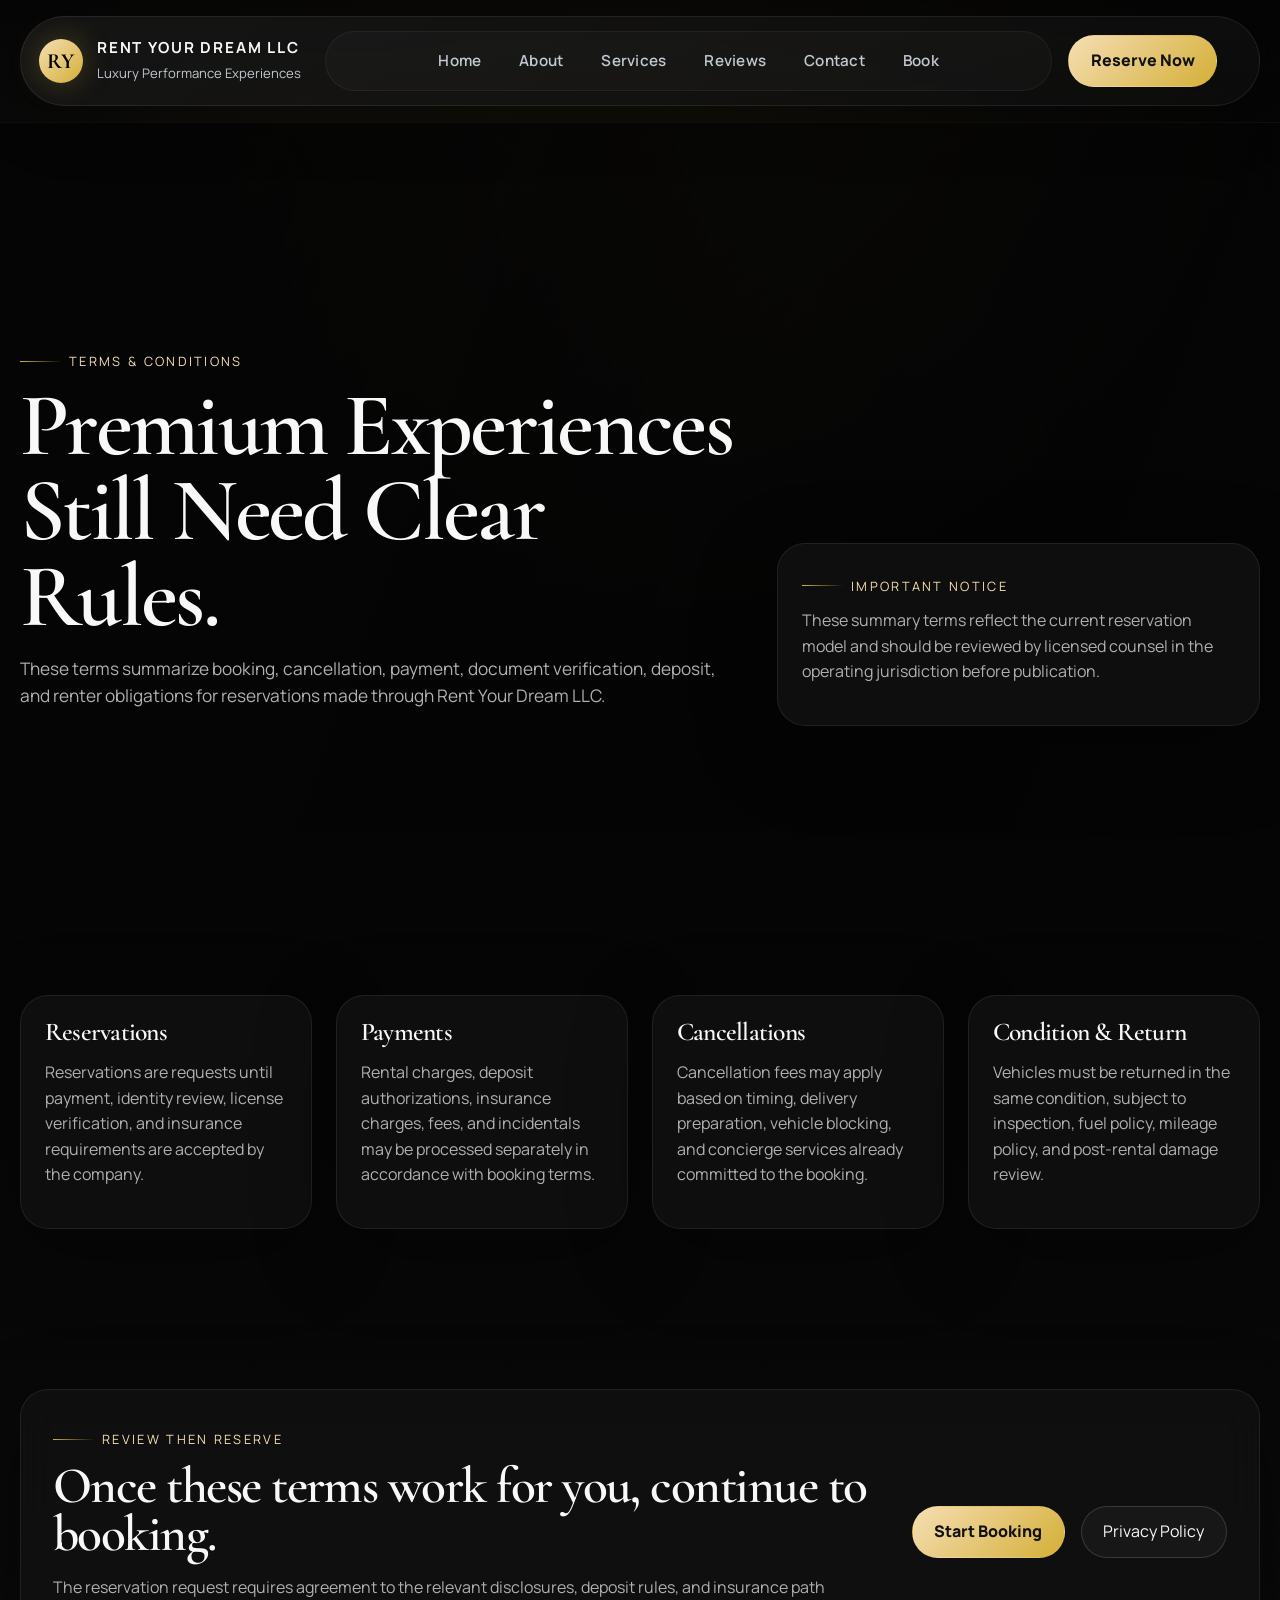
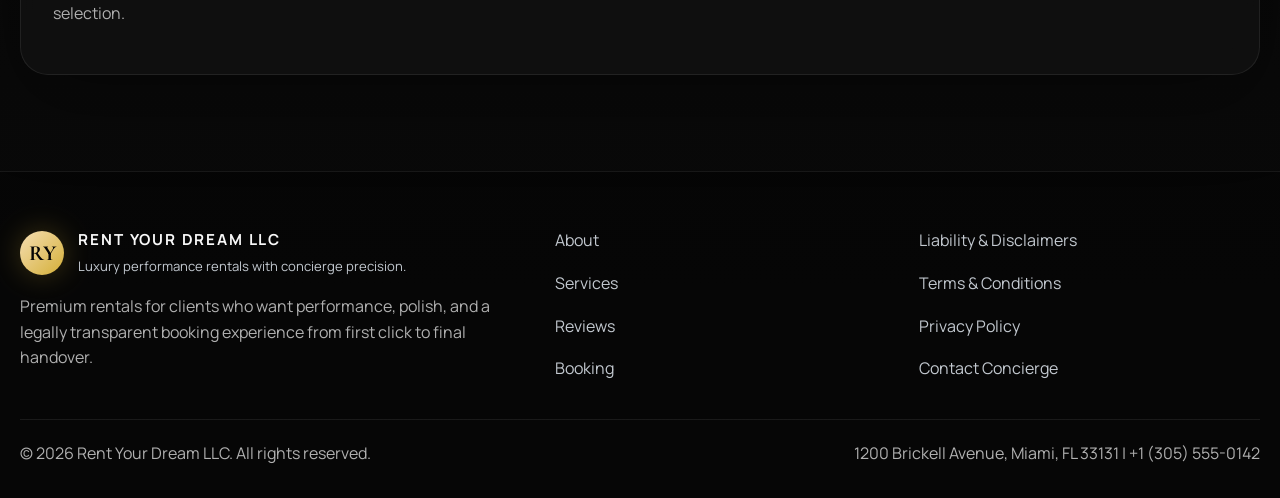
<file: terms.html>
<!DOCTYPE html>
<html lang="en">
  <head>
    <meta charset="UTF-8">
    <meta name="viewport" content="width=device-width, initial-scale=1.0">
    <title>Terms & Conditions | Rent Your Dream LLC</title>
    <meta name="description" content="Terms and conditions for luxury car rentals from Rent Your Dream LLC, including booking rules, payment, cancellations, deposits, and vehicle-use restrictions.">
    <link rel="canonical" href="https://rentyourdreamllc.com/terms.html">
    <link rel="preconnect" href="https://fonts.googleapis.com">
    <link rel="preconnect" href="https://fonts.gstatic.com" crossorigin>
    <link href="https://fonts.googleapis.com/css2?family=Cormorant+Garamond:wght@500;600;700&family=Manrope:wght@400;500;600;700;800&display=swap" rel="stylesheet">
    <link rel="stylesheet" href="assets/css/styles.css">
  </head>
  <body data-page="terms">
    <div class="site-shell">
      <header class="site-header">
        <div class="container nav-wrap">
          <a class="brand" href="index.html"><span class="brand-mark">RY</span><span class="brand-copy"><strong>Rent Your Dream LLC</strong><span>Luxury Performance Experiences</span></span></a>
          <nav class="nav-links" aria-label="Primary">
            <a href="index.html" data-nav="home">Home</a>
            <a href="about.html" data-nav="about">About</a>
            <a href="services.html" data-nav="services">Services</a>
            <a href="reviews.html" data-nav="reviews">Reviews</a>
            <a href="contact.html" data-nav="contact">Contact</a>
            <a href="booking.html" data-nav="booking">Book</a>
          </nav>
          <div class="nav-cta"><a class="button button-primary" href="booking.html">Reserve Now</a></div>
        </div>
      </header>
      <main>
        <section class="hero" style="--hero-image: linear-gradient(110deg, rgba(5, 5, 5, 0.8), rgba(5, 5, 5, 0.52)), url('https://images.unsplash.com/photo-1493238792000-8113da705763?auto=format&fit=crop&w=1600&q=80')">
          <div class="container hero-content">
            <div class="hero-grid">
              <div class="reveal">
                <p class="eyebrow">Terms & Conditions</p>
                <h1>Premium Experiences Still Need Clear Rules.</h1>
                <p class="lead">These terms summarize booking, cancellation, payment, document verification, deposit, and renter obligations for reservations made through Rent Your Dream LLC.</p>
              </div>
              <aside class="hero-panel reveal">
                <p class="eyebrow">Important Notice</p>
                <p>These summary terms reflect the current reservation model and should be reviewed by licensed counsel in the operating jurisdiction before publication.</p>
              </aside>
            </div>
          </div>
        </section>

        <section class="section">
          <div class="container legal-grid">
            <article class="legal-card reveal"><h3>Reservations</h3><p>Reservations are requests until payment, identity review, license verification, and insurance requirements are accepted by the company.</p></article>
            <article class="legal-card reveal"><h3>Payments</h3><p>Rental charges, deposit authorizations, insurance charges, fees, and incidentals may be processed separately in accordance with booking terms.</p></article>
            <article class="legal-card reveal"><h3>Cancellations</h3><p>Cancellation fees may apply based on timing, delivery preparation, vehicle blocking, and concierge services already committed to the booking.</p></article>
            <article class="legal-card reveal"><h3>Condition & Return</h3><p>Vehicles must be returned in the same condition, subject to inspection, fuel policy, mileage policy, and post-rental damage review.</p></article>
          </div>
        </section>

        <section class="section cta-section">
          <div class="container">
            <div class="cta-panel reveal">
              <div>
                <p class="eyebrow">Review Then Reserve</p>
                <h2>Once these terms work for you, continue to booking.</h2>
                <p>The reservation request requires agreement to the relevant disclosures, deposit rules, and insurance path selection.</p>
              </div>
              <div class="cta-actions">
                <a class="button button-primary" href="booking.html">Start Booking</a>
                <a class="button button-secondary" href="privacy.html">Privacy Policy</a>
              </div>
            </div>
          </div>
        </section>
      </main>
      <footer class="site-footer">
        <div class="container">
          <div class="footer-grid">
            <div><a class="brand" href="index.html"><span class="brand-mark">RY</span><span class="brand-copy"><strong>Rent Your Dream LLC</strong><span>Luxury performance rentals with concierge precision.</span></span></a><p style="margin-top:1rem;">Premium rentals for clients who want performance, polish, and a legally transparent booking experience from first click to final handover.</p></div>
            <div class="footer-links"><a href="about.html">About</a><a href="services.html">Services</a><a href="reviews.html">Reviews</a><a href="booking.html">Booking</a></div>
            <div class="footer-links"><a href="legal.html">Liability & Disclaimers</a><a href="terms.html">Terms & Conditions</a><a href="privacy.html">Privacy Policy</a><a href="contact.html">Contact Concierge</a></div>
          </div>
          <div class="footer-bottom"><span class="muted">© 2026 Rent Your Dream LLC. All rights reserved.</span><span class="muted">1200 Brickell Avenue, Miami, FL 33131 | +1 (305) 555-0142</span></div>
        </div>
      </footer>
    </div>
    <script src="assets/js/site.js"></script>
  </body>
</html>
</file>
<file: assets/css/styles.css>
:root {
  --bg: #050505;
  --bg-elevated: #101010;
  --panel: rgba(17, 17, 17, 0.88);
  --panel-strong: rgba(26, 26, 26, 0.96);
  --line: rgba(255, 255, 255, 0.1);
  --gold: #d4af37;
  --gold-soft: #f5deb3;
  --silver: #c2c8cf;
  --white: #f8f8f8;
  --muted: #b0b0b0;
  --success: #8fcf8f;
  --danger: #f28c8c;
  --shadow: 0 24px 80px rgba(0, 0, 0, 0.35);
  --radius-lg: 28px;
  --radius-md: 18px;
  --radius-sm: 12px;
  --max-width: 1240px;
  --transition: 220ms ease;
}

* {
  box-sizing: border-box;
}

html {
  scroll-behavior: smooth;
}

#booking-form {
  scroll-margin-top: 9rem;
}

body {
  margin: 0;
  font-family: "Manrope", sans-serif;
  background:
    radial-gradient(circle at top, rgba(212, 175, 55, 0.16), transparent 28%),
    linear-gradient(180deg, #090909 0%, #050505 40%, #0b0b0b 100%);
  color: var(--white);
  line-height: 1.6;
}

body.nav-open {
  overflow: hidden;
}

body::before {
  content: "";
  position: fixed;
  inset: 0;
  pointer-events: none;
  background:
    linear-gradient(120deg, rgba(255, 255, 255, 0.03), transparent 40%),
    radial-gradient(circle at 20% 20%, rgba(212, 175, 55, 0.06), transparent 25%);
  mix-blend-mode: screen;
}

img {
  max-width: 100%;
  display: block;
}

a {
  color: inherit;
  text-decoration: none;
}

button,
input,
select,
textarea {
  font: inherit;
}

a:focus-visible,
button:focus-visible,
input:focus-visible,
select:focus-visible,
textarea:focus-visible {
  outline: 2px solid rgba(212, 175, 55, 0.9);
  outline-offset: 3px;
}

.site-shell {
  position: relative;
  z-index: 1;
}

.container {
  width: min(calc(100% - 2rem), var(--max-width));
  margin: 0 auto;
}

.section {
  padding: 5rem 0;
}

.section-header {
  margin-bottom: 2rem;
  max-width: 760px;
}

.eyebrow {
  display: inline-flex;
  gap: 0.45rem;
  align-items: center;
  color: var(--gold-soft);
  text-transform: uppercase;
  letter-spacing: 0.18em;
  font-size: 0.8rem;
  margin-bottom: 0.75rem;
}

.eyebrow::before {
  content: "";
  width: 42px;
  height: 1px;
  background: linear-gradient(90deg, var(--gold), transparent);
}

h1,
h2,
h3,
.display {
  font-family: "Cormorant Garamond", serif;
  font-weight: 600;
  letter-spacing: -0.03em;
  line-height: 0.95;
  margin: 0 0 1rem;
}

h1,
.display {
  font-size: clamp(3.4rem, 7vw, 6.6rem);
}

h2 {
  font-size: clamp(2.4rem, 4vw, 4rem);
}

h3 {
  font-size: clamp(1.5rem, 2vw, 2.1rem);
}

p {
  margin: 0 0 1rem;
  color: var(--muted);
}

.lead {
  font-size: 1.08rem;
  max-width: 700px;
}

.pill {
  display: inline-flex;
  align-items: center;
  gap: 0.5rem;
  padding: 0.75rem 1rem;
  border-radius: 999px;
  background: rgba(255, 255, 255, 0.04);
  border: 1px solid var(--line);
  color: var(--silver);
}

.site-header {
  position: sticky;
  top: 0;
  z-index: 50;
  padding: 1rem 0;
  backdrop-filter: blur(24px);
  background: linear-gradient(180deg, rgba(5, 5, 5, 0.88), rgba(5, 5, 5, 0.58));
  border-bottom: 1px solid rgba(255, 255, 255, 0.04);
}

.nav-wrap {
  min-height: 84px;
  display: grid;
  grid-template-columns: auto minmax(0, 1fr) auto;
  align-items: center;
  gap: 1.5rem;
  padding: 0.85rem 1.1rem;
  border: 1px solid rgba(255, 255, 255, 0.08);
  border-radius: 999px;
  background:
    linear-gradient(135deg, rgba(255, 255, 255, 0.05), rgba(255, 255, 255, 0.02)),
    rgba(9, 9, 9, 0.72);
  box-shadow: 0 18px 55px rgba(0, 0, 0, 0.32);
}

.brand {
  display: flex;
  align-items: center;
  gap: 0.9rem;
}

.brand-mark {
  width: 44px;
  height: 44px;
  border-radius: 50%;
  display: grid;
  place-items: center;
  color: var(--bg);
  background: linear-gradient(135deg, var(--gold-soft), var(--gold));
  box-shadow: 0 0 30px rgba(212, 175, 55, 0.28);
  font-family: "Cormorant Garamond", serif;
  font-size: 1.35rem;
  font-weight: 700;
}

.brand-copy strong {
  display: block;
  font-size: 0.95rem;
  letter-spacing: 0.12em;
  text-transform: uppercase;
}

.brand-copy span {
  color: var(--silver);
  font-size: 0.82rem;
}

.nav-panel {
  display: flex;
  align-items: center;
  justify-content: flex-end;
  gap: 1rem;
  min-width: 0;
}

.nav-links {
  display: flex;
  align-items: center;
  justify-content: center;
  gap: 0.35rem;
  flex: 1;
  min-width: 0;
  padding: 0.35rem;
  border: 1px solid rgba(255, 255, 255, 0.05);
  border-radius: 999px;
  background: rgba(255, 255, 255, 0.025);
}

.nav-links a {
  color: var(--silver);
  padding: 0.72rem 1rem;
  border-radius: 999px;
  font-size: 0.95rem;
  font-weight: 600;
  letter-spacing: 0.02em;
  transition:
    color var(--transition),
    background var(--transition),
    box-shadow var(--transition),
    transform var(--transition);
}

.nav-links a:hover,
.nav-links a.active {
  color: var(--white);
  background: linear-gradient(180deg, rgba(255, 255, 255, 0.1), rgba(255, 255, 255, 0.04));
  box-shadow: inset 0 1px 0 rgba(255, 255, 255, 0.08);
}

.nav-links a:hover {
  transform: translateY(-1px);
}

.nav-cta {
  display: inline-flex;
  align-items: center;
  gap: 0.7rem;
}

.nav-toggle {
  display: none;
  align-items: center;
  justify-content: center;
  width: 52px;
  height: 52px;
  padding: 0;
  border: 1px solid rgba(255, 255, 255, 0.1);
  border-radius: 50%;
  background: rgba(255, 255, 255, 0.04);
  color: var(--white);
  cursor: pointer;
  transition:
    background var(--transition),
    border-color var(--transition),
    transform var(--transition);
}

.nav-toggle:hover {
  background: rgba(255, 255, 255, 0.08);
  transform: translateY(-1px);
}

.nav-toggle-bar {
  width: 18px;
  height: 1.5px;
  border-radius: 999px;
  background: currentColor;
  transition: transform var(--transition), opacity var(--transition);
}

.nav-toggle-icon {
  display: grid;
  gap: 5px;
}

.nav-wrap.menu-open .nav-toggle-bar:nth-child(1) {
  transform: translateY(6.5px) rotate(45deg);
}

.nav-wrap.menu-open .nav-toggle-bar:nth-child(2) {
  opacity: 0;
}

.nav-wrap.menu-open .nav-toggle-bar:nth-child(3) {
  transform: translateY(-6.5px) rotate(-45deg);
}

.button {
  display: inline-flex;
  align-items: center;
  justify-content: center;
  gap: 0.65rem;
  min-height: 52px;
  padding: 0 1.35rem;
  border-radius: 999px;
  border: 1px solid transparent;
  cursor: pointer;
  transition:
    transform var(--transition),
    border-color var(--transition),
    background var(--transition),
    color var(--transition);
}

.button:hover {
  transform: translateY(-2px);
}

.button-primary {
  background: linear-gradient(135deg, var(--gold-soft), var(--gold));
  color: #111;
  font-weight: 800;
}

.button-secondary {
  background: rgba(255, 255, 255, 0.04);
  color: var(--white);
  border-color: rgba(255, 255, 255, 0.14);
}

.button-text {
  min-height: auto;
  padding: 0;
  color: var(--gold-soft);
  background: transparent;
}

.hero {
  position: relative;
  min-height: 88vh;
  display: flex;
  align-items: center;
  overflow: hidden;
}

.hero::before {
  content: "";
  position: absolute;
  inset: 0;
  background:
    linear-gradient(110deg, rgba(5, 5, 5, 0.88) 20%, rgba(5, 5, 5, 0.58) 55%, rgba(5, 5, 5, 0.88) 100%),
    var(--hero-image, linear-gradient(135deg, #191919, #090909));
  background-size: cover;
  background-position: center;
}

.hero::after {
  content: "";
  position: absolute;
  inset: auto 0 0;
  height: 180px;
  background: linear-gradient(180deg, transparent, rgba(5, 5, 5, 0.96));
}

.hero-content {
  position: relative;
  z-index: 1;
  padding: 8rem 0 6rem;
}

.hero-grid {
  display: grid;
  grid-template-columns: minmax(0, 1.2fr) minmax(340px, 0.8fr);
  gap: 2rem;
  align-items: end;
}

.hero-panel,
.glass-card,
.feature-card,
.car-card,
.info-card,
.cta-panel,
.contact-card,
.legal-card,
.review-card,
.pricing-card,
.calendar-card,
.detail-sidebar {
  background: var(--panel);
  border: 1px solid rgba(255, 255, 255, 0.08);
  border-radius: var(--radius-lg);
  box-shadow: var(--shadow);
  backdrop-filter: blur(18px);
}

.hero-panel {
  padding: 1.5rem;
}

.hero-stats {
  display: grid;
  grid-template-columns: repeat(3, minmax(0, 1fr));
  gap: 1rem;
}

.hero-stat strong {
  display: block;
  font-size: 1.7rem;
  color: var(--gold-soft);
}

.hero-stat span {
  color: var(--silver);
  font-size: 0.9rem;
}

.grid-2,
.grid-3,
.grid-4 {
  display: grid;
  gap: 1.5rem;
}

.grid-2 {
  grid-template-columns: repeat(2, minmax(0, 1fr));
}

.grid-3 {
  grid-template-columns: repeat(3, minmax(0, 1fr));
}

.grid-4 {
  grid-template-columns: repeat(4, minmax(0, 1fr));
}

.feature-card,
.info-card,
.contact-card,
.legal-card,
.review-card,
.pricing-card,
.calendar-card,
.detail-sidebar {
  padding: 1.5rem;
}

.feature-card h3,
.review-card h3,
.pricing-card h3 {
  margin-bottom: 0.6rem;
}

.feature-list,
.check-list,
.legal-list,
.detail-list {
  list-style: none;
  padding: 0;
  margin: 0;
}

.feature-list li,
.check-list li,
.legal-list li,
.detail-list li {
  padding: 0.7rem 0;
  border-bottom: 1px solid rgba(255, 255, 255, 0.08);
  color: var(--silver);
}

.feature-list li:last-child,
.check-list li:last-child,
.legal-list li:last-child,
.detail-list li:last-child {
  border-bottom: 0;
}

.accent-number {
  font-size: 3rem;
  font-family: "Cormorant Garamond", serif;
  color: rgba(212, 175, 55, 0.22);
}

.car-grid,
.review-grid,
.legal-grid,
.pricing-grid {
  display: grid;
  grid-template-columns: repeat(auto-fit, minmax(260px, 1fr));
  gap: 1.5rem;
}

.car-card {
  overflow: hidden;
  cursor: pointer;
  transition:
    transform var(--transition),
    border-color var(--transition);
}

.car-card:hover {
  transform: translateY(-5px);
  border-color: rgba(212, 175, 55, 0.32);
}

.car-card-image {
  aspect-ratio: 16 / 10;
  background-size: cover;
  background-position: center;
}

.car-card-body {
  padding: 1.5rem;
}

.car-meta {
  display: flex;
  flex-wrap: wrap;
  gap: 0.7rem;
  margin-bottom: 1rem;
}

.meta-chip {
  padding: 0.45rem 0.75rem;
  border-radius: 999px;
  background: rgba(255, 255, 255, 0.05);
  border: 1px solid rgba(255, 255, 255, 0.06);
  color: var(--silver);
  font-size: 0.9rem;
}

.price-line {
  display: flex;
  align-items: end;
  justify-content: space-between;
  gap: 1rem;
  margin: 1rem 0;
}

.price-line strong {
  font-size: 1.7rem;
  color: var(--gold-soft);
}

.filters {
  display: flex;
  flex-wrap: wrap;
  gap: 1rem;
  margin: 2rem 0;
}

.filters select,
.filters input,
.form-grid input,
.form-grid select,
.form-grid textarea {
  width: 100%;
  min-height: 54px;
  padding: 0.9rem 1rem;
  border-radius: 16px;
  border: 1px solid rgba(255, 255, 255, 0.1);
  background: rgba(255, 255, 255, 0.05);
  color: var(--white);
  transition:
    border-color var(--transition),
    box-shadow var(--transition),
    background var(--transition);
}

.filters select:focus,
.filters input:focus,
.form-grid input:focus,
.form-grid select:focus,
.form-grid textarea:focus {
  border-color: rgba(212, 175, 55, 0.35);
  box-shadow: 0 0 0 4px rgba(212, 175, 55, 0.08);
  background: rgba(255, 255, 255, 0.06);
}

.form-grid textarea {
  min-height: 140px;
  resize: vertical;
}

.filters > * {
  flex: 1 1 180px;
}

.field-label {
  display: block;
  margin-bottom: 0.45rem;
  color: var(--silver);
  font-size: 0.92rem;
  font-weight: 600;
}

.form-note,
.calendar-feedback {
  margin: 0;
  color: var(--silver);
}

.booking-calendar-shell {
  display: grid;
  gap: 1rem;
  margin-bottom: 1.5rem;
  padding: 1.25rem;
  border-radius: 24px;
  border: 1px solid rgba(255, 255, 255, 0.08);
  background: rgba(255, 255, 255, 0.03);
}

.calendar-legend {
  display: flex;
  flex-wrap: wrap;
  gap: 0.75rem;
}

.calendar-legend span {
  display: inline-flex;
  align-items: center;
  gap: 0.5rem;
  color: var(--silver);
  font-size: 0.9rem;
}

.calendar-swatch {
  width: 12px;
  height: 12px;
  border-radius: 999px;
  border: 1px solid transparent;
}

.calendar-swatch.available {
  background: rgba(143, 207, 143, 0.25);
  border-color: rgba(143, 207, 143, 0.38);
}

.calendar-swatch.selected {
  background: rgba(212, 175, 55, 0.32);
  border-color: rgba(212, 175, 55, 0.5);
}

.calendar-swatch.booked {
  background: rgba(242, 140, 140, 0.18);
  border-color: rgba(242, 140, 140, 0.28);
}

.calendar-swatch.closed {
  background: rgba(255, 255, 255, 0.08);
  border-color: rgba(255, 255, 255, 0.12);
}

.cta-section {
  padding-bottom: 6rem;
}

.cta-panel {
  padding: 2rem;
  display: grid;
  gap: 1.5rem;
  grid-template-columns: minmax(0, 1.2fr) auto;
  align-items: center;
}

.cta-actions {
  display: flex;
  gap: 1rem;
  flex-wrap: wrap;
}

.split-layout {
  display: grid;
  grid-template-columns: minmax(0, 1.1fr) minmax(320px, 0.9fr);
  gap: 1.5rem;
}

.calendar {
  display: grid;
  grid-template-columns: repeat(7, minmax(0, 1fr));
  gap: 0.55rem;
}

.calendar-day,
.calendar-head {
  text-align: center;
  padding: 0.7rem 0.35rem;
  border-radius: 12px;
  font-size: 0.95rem;
}

.calendar-head {
  color: var(--silver);
  background: rgba(255, 255, 255, 0.04);
}

.calendar-day {
  border: 1px solid rgba(255, 255, 255, 0.05);
  background: rgba(255, 255, 255, 0.025);
  cursor: default;
  transition:
    transform var(--transition),
    border-color var(--transition),
    background var(--transition),
    color var(--transition),
    box-shadow var(--transition);
}

.calendar-day.booked {
  background: rgba(242, 140, 140, 0.12);
  color: var(--danger);
  border-color: rgba(242, 140, 140, 0.25);
}

.calendar-day.closed {
  background: rgba(255, 255, 255, 0.03);
  color: var(--muted);
  border-color: rgba(255, 255, 255, 0.06);
}

.calendar-day.available {
  background: rgba(143, 207, 143, 0.1);
  color: var(--success);
  border-color: rgba(143, 207, 143, 0.2);
}

.calendar-day.is-selectable {
  cursor: pointer;
}

.calendar-day.is-selectable:hover {
  transform: translateY(-1px);
  border-color: rgba(212, 175, 55, 0.3);
  box-shadow: inset 0 1px 0 rgba(255, 255, 255, 0.06);
}

.calendar-day.in-range {
  background: rgba(212, 175, 55, 0.12);
  color: var(--gold-soft);
  border-color: rgba(212, 175, 55, 0.22);
}

.calendar-day.selected,
.calendar-day.range-start,
.calendar-day.range-end {
  background: linear-gradient(180deg, rgba(212, 175, 55, 0.3), rgba(212, 175, 55, 0.16));
  color: var(--white);
  border-color: rgba(212, 175, 55, 0.45);
  box-shadow: 0 10px 30px rgba(0, 0, 0, 0.18);
}

.calendar-day:disabled {
  opacity: 1;
}

.calendar-spacer {
  visibility: hidden;
}

.form-grid input[readonly] {
  cursor: pointer;
  border-color: rgba(212, 175, 55, 0.16);
}

.form-status {
  display: none;
  margin-top: 1rem;
  padding: 1rem 1.1rem;
  border-radius: 16px;
  border: 1px solid rgba(255, 255, 255, 0.08);
}

.form-status.is-visible {
  display: block;
}

.form-status.is-success {
  background: rgba(143, 207, 143, 0.1);
  border-color: rgba(143, 207, 143, 0.24);
  color: #dff5df;
}

.form-status.is-error {
  background: rgba(242, 140, 140, 0.1);
  border-color: rgba(242, 140, 140, 0.24);
  color: #ffd6d6;
}

.booking-summary {
  display: grid;
  gap: 0.8rem;
  margin-top: 1.5rem;
}

.summary-row {
  display: flex;
  justify-content: space-between;
  gap: 1rem;
  color: var(--silver);
}

.summary-row.total {
  padding-top: 0.8rem;
  border-top: 1px solid rgba(255, 255, 255, 0.08);
  color: var(--white);
  font-weight: 700;
}

.checkbox-wrap {
  display: flex;
  gap: 0.9rem;
  align-items: flex-start;
  padding: 1rem;
  border-radius: 16px;
  background: rgba(255, 255, 255, 0.04);
  border: 1px solid rgba(255, 255, 255, 0.08);
}

.checkbox-wrap input {
  width: 20px;
  height: 20px;
  margin-top: 0.15rem;
}

.site-footer {
  padding: 3.5rem 0 2rem;
  border-top: 1px solid rgba(255, 255, 255, 0.08);
  background: rgba(0, 0, 0, 0.4);
}

.footer-grid {
  display: grid;
  grid-template-columns: 1.2fr 0.8fr 0.8fr;
  gap: 1.5rem;
}

.footer-links {
  display: grid;
  gap: 0.75rem;
}

.footer-links a {
  color: var(--silver);
}

.footer-links a:hover {
  color: var(--white);
}

.footer-bottom {
  margin-top: 2rem;
  padding-top: 1.3rem;
  border-top: 1px solid rgba(255, 255, 255, 0.08);
  display: flex;
  justify-content: space-between;
  gap: 1rem;
  flex-wrap: wrap;
}

.muted {
  color: var(--muted);
}

.reveal {
  opacity: 0;
  transform: translateY(28px);
  transition:
    opacity 600ms ease,
    transform 600ms ease;
}

.reveal.is-visible {
  opacity: 1;
  transform: translateY(0);
}

.center {
  text-align: center;
}

.sr-only {
  position: absolute;
  width: 1px;
  height: 1px;
  padding: 0;
  margin: -1px;
  overflow: hidden;
  clip: rect(0, 0, 0, 0);
  white-space: nowrap;
  border: 0;
}

@media (max-width: 980px) {
  .hero-grid,
  .split-layout,
  .cta-panel,
  .footer-grid,
  .grid-2,
  .grid-3,
  .grid-4 {
    grid-template-columns: 1fr;
  }

  .hero {
    min-height: auto;
  }

  .hero-content {
    padding-top: 5.5rem;
  }

  .nav-wrap {
    grid-template-columns: auto auto;
    justify-content: space-between;
    padding: 0.85rem 0.9rem;
    border-radius: 28px;
  }

  .nav-toggle {
    display: inline-flex;
  }

  .nav-panel {
    grid-column: 1 / -1;
    width: 100%;
    order: 3;
    display: grid;
    gap: 1rem;
    padding-top: 0.35rem;
  }

  .nav-panel[hidden] {
    display: none;
  }

  .nav-links {
    flex-direction: column;
    align-items: stretch;
    justify-content: flex-start;
    padding: 0.5rem;
    border-radius: 24px;
    background: rgba(255, 255, 255, 0.03);
  }

  .nav-links a {
    width: 100%;
    justify-content: space-between;
    padding: 0.95rem 1rem;
  }

  .nav-cta {
    width: 100%;
  }

  .nav-cta .button {
    width: 100%;
  }
}

@media (max-width: 1120px) {
  .brand-copy span {
    display: none;
  }

  .nav-links a {
    padding: 0.68rem 0.85rem;
    font-size: 0.9rem;
  }
}

@media (max-width: 720px) {
  .calendar {
    gap: 0.35rem;
  }

  .calendar-day,
  .calendar-head {
    padding: 0.65rem 0.2rem;
    font-size: 0.82rem;
  }

  .hero-stats {
    grid-template-columns: 1fr;
  }

  .cta-actions,
  .price-line,
  .footer-bottom {
    flex-direction: column;
    align-items: flex-start;
  }

  .section {
    padding: 4rem 0;
  }

  .container {
    width: min(calc(100% - 1.25rem), var(--max-width));
  }

  .site-header {
    padding: 0.75rem 0;
  }

  .brand-copy span {
    font-size: 0.76rem;
  }
}
</file>
